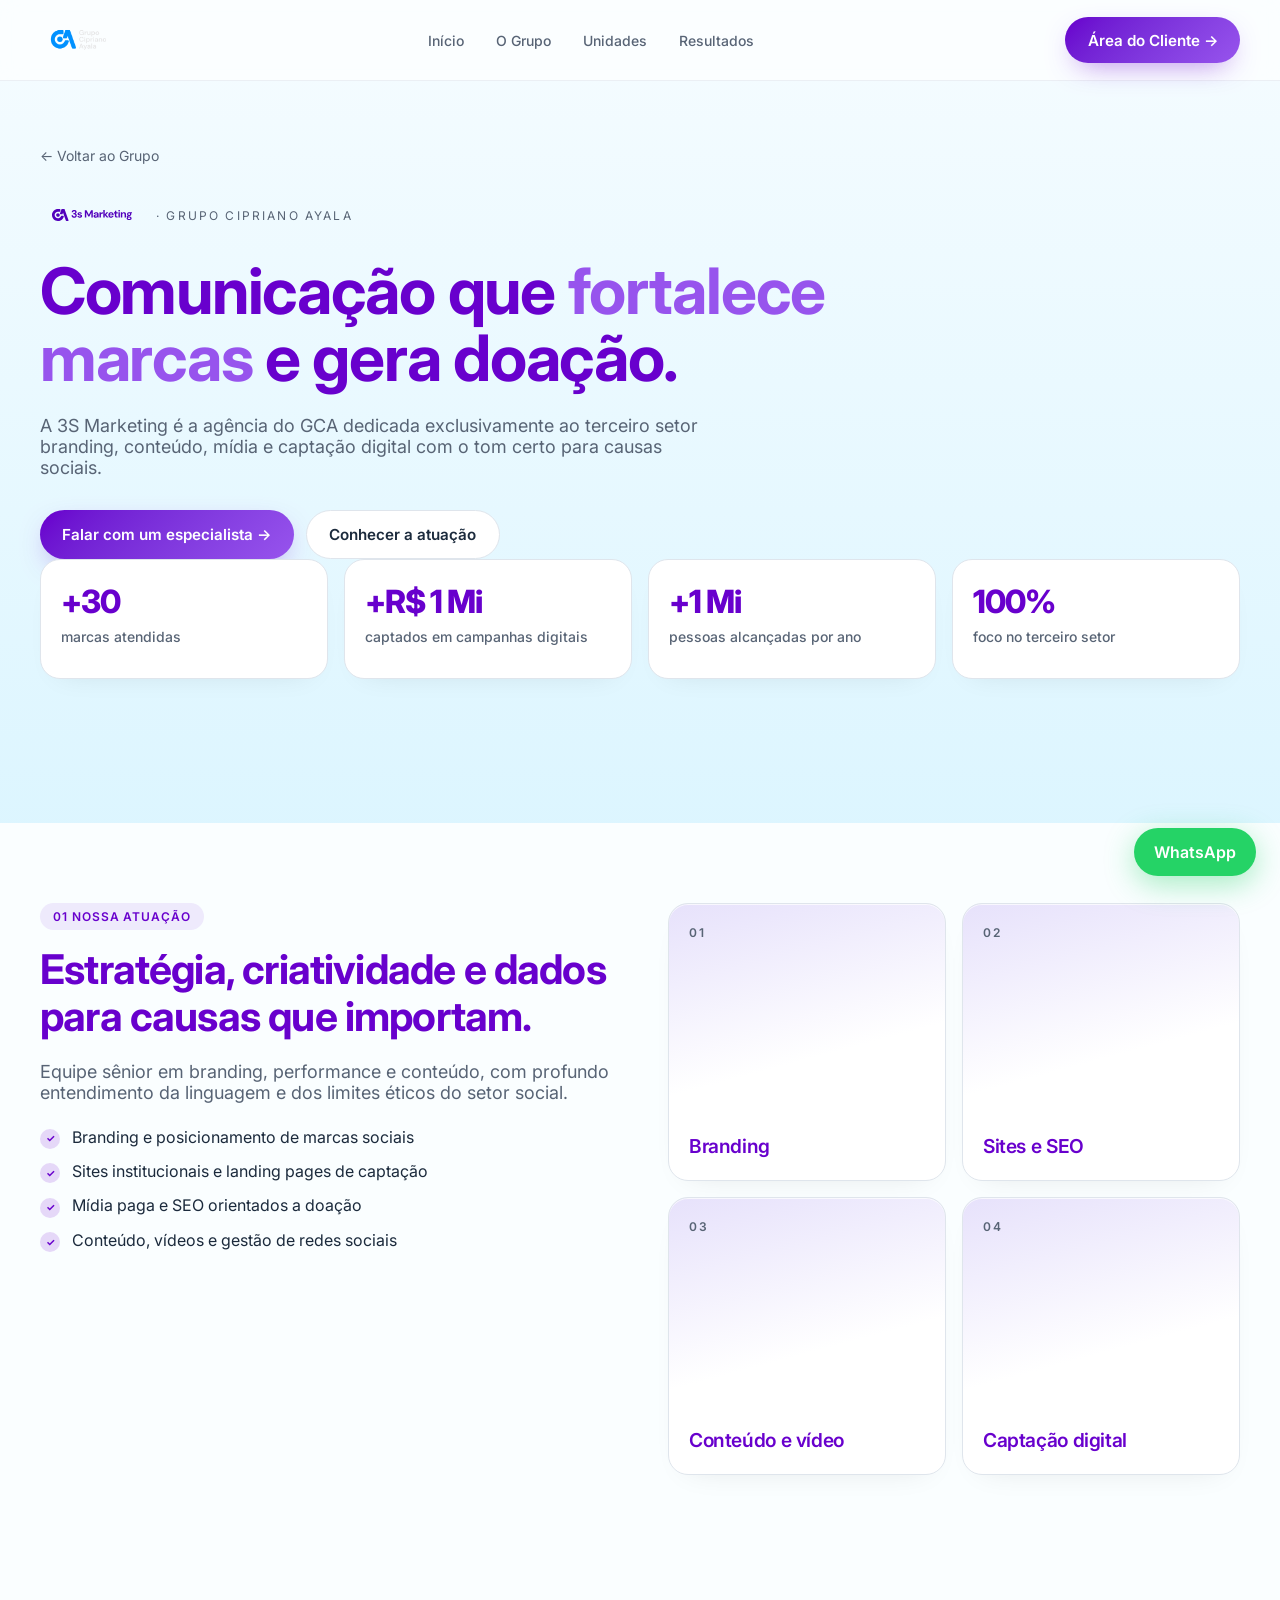
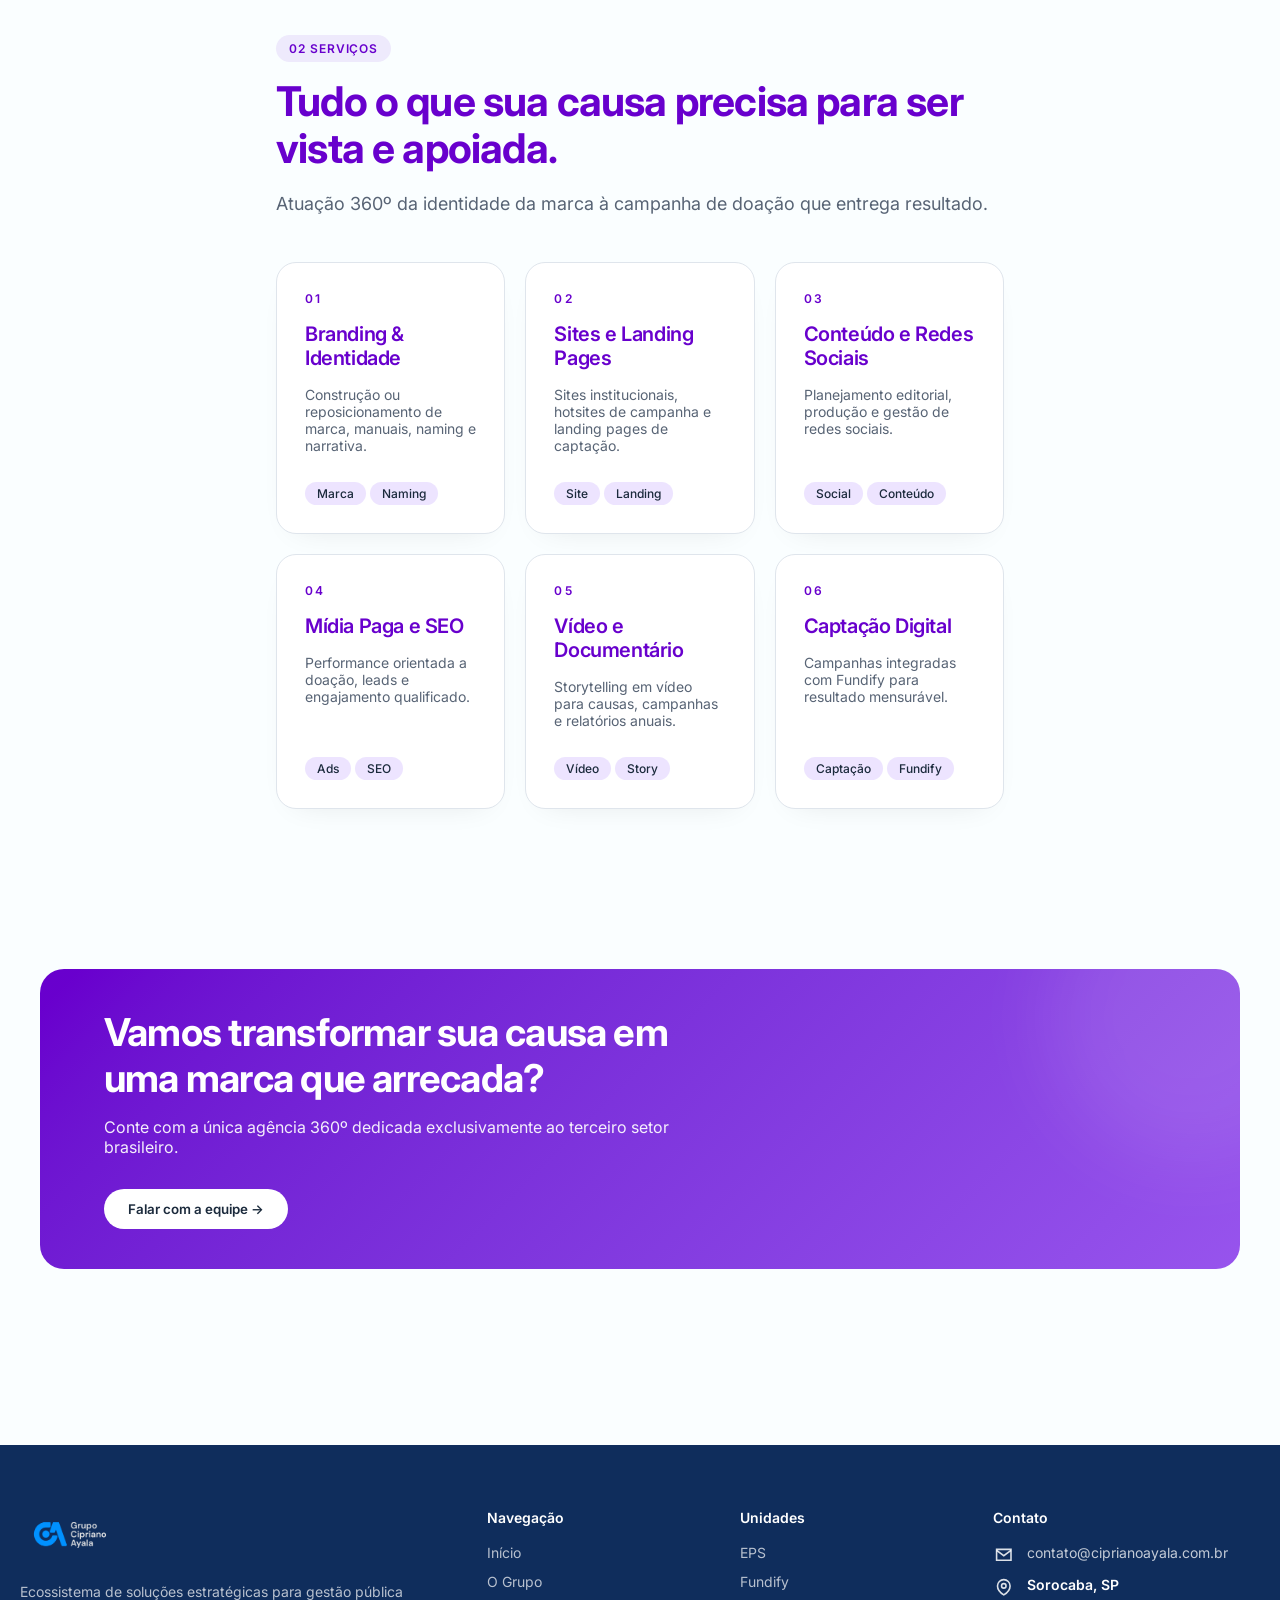
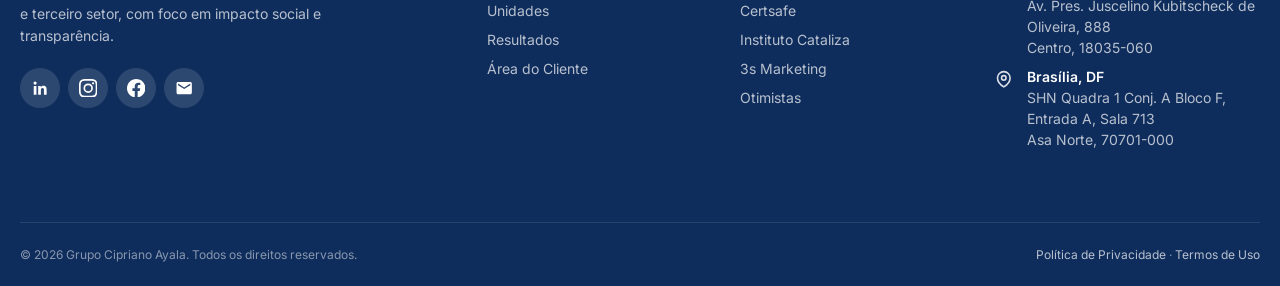
<file: 3s-marketing/index.html>
<!DOCTYPE html>
<html lang="pt-BR">
<head>
  <meta charset="UTF-8">
  <meta name="viewport" content="width=device-width, initial-scale=1.0">
  <!-- Google tag (gtag.js) -->
  <script async src="https://www.googletagmanager.com/gtag/js?id=AW-376444699"></script>
  <script>
    window.dataLayer = window.dataLayer || [];
    function gtag(){dataLayer.push(arguments);}
    gtag('js', new Date());

    gtag('config', 'AW-376444699');
  </script>
  <!-- Meta Pixel Code -->
  <script>
  !function(f,b,e,v,n,t,s)
  {if(f.fbq)return;n=f.fbq=function(){n.callMethod?
  n.callMethod.apply(n,arguments):n.queue.push(arguments)};
  if(!f._fbq)f._fbq=n;n.push=n;n.loaded=!0;n.version='2.0';
  n.queue=[];t=b.createElement(e);t.async=!0;
  t.src=v;s=b.getElementsByTagName(e)[0];
  s.parentNode.insertBefore(t,s)}(window, document,'script',
  'https://connect.facebook.net/en_US/fbevents.js');
  fbq('init', '1135954673693967');
  fbq('track', 'PageView');
  </script>
  <noscript><img height="1" width="1" style="display:none"
  src="https://www.facebook.com/tr?id=1135954673693967&ev=PageView&noscript=1"
  /></noscript>
  <!-- End Meta Pixel Code -->
  <title>3s Marketing Comunicação para o terceiro setor · Grupo Cipriano Ayala</title>
  <meta name="description" content="A 3S Marketing é a agência do GCA dedicada exclusivamente ao terceiro setor branding, conteúdo, mídia e captação digital com o tom certo para causas sociais.">
  <link rel="icon" href="../assets/images/favicon.svg" type="image/svg+xml">
  <link rel="icon" href="../assets/images/favicon.ico" sizes="any">
  <link rel="apple-touch-icon" href="../assets/images/favicon.png">
  <link rel="stylesheet" href="../assets/css/style.css?v=7">
</head>
<body class="theme-3s">
<header class="site-header">
  <div class="container-x inner">
    <a href="../index.html" class="logo"><img src="../assets/images/logo-gca.png" alt="Grupo Cipriano Ayala"></a>
    <nav class="site-nav" aria-label="Principal">
      <a href="../index.html">Início</a>
      <a href="../index.html#grupo">O Grupo</a>
      <a href="../index.html#unidades">Unidades</a>
      <a href="../index.html#resultados">Resultados</a>
    </nav>
    <a href="../area-cliente/index.html" class="btn-primary">Área do Cliente →</a>
    <button class="menu-toggle" type="button" aria-label="Menu"><span></span><span></span><span></span></button>
  </div>
  <nav id="mobile-nav" class="mobile-nav" aria-label="Mobile">
    <a href="../index.html">Início</a>
    <a href="../index.html#grupo">O Grupo</a>
    <a href="../index.html#unidades">Unidades</a>
    <a href="../index.html#resultados">Resultados</a>
    <a href="../area-cliente/index.html">Área do Cliente</a>
  </nav>
</header>
<main>

<section class="hero-section">
  <div class="container-x" style="padding-top:4rem;padding-bottom:5rem">
    <a href="../index.html" class="back-link">← Voltar ao Grupo</a>
    <div style="margin-top:2rem;display:flex;align-items:center;gap:0.75rem">
      <img src="../assets/logos/logo-3s.svg" alt="3s Marketing" style="height:2.25rem">
      <span class="text-muted" style="font-size:0.75rem;text-transform:uppercase;letter-spacing:0.18em">· Grupo Cipriano Ayala</span>
    </div>
    <h1 class="unit-hero-title">Comunicação que <span class="text-brand">fortalece marcas</span> e gera doação.</h1>
    <p class="text-muted" style="margin-top:1.5rem;font-size:1.125rem;max-width:42rem">A 3S Marketing é a agência do GCA dedicada exclusivamente ao terceiro setor branding, conteúdo, mídia e captação digital com o tom certo para causas sociais.</p>
    <div style="margin-top:2rem;display:flex;flex-wrap:wrap;gap:0.75rem">
      <button type="button" class="btn-primary" data-open-lead data-source="3s Marketing">Falar com um especialista →</button>
      <a href="#servicos" class="btn-ghost">Conhecer a atuação</a>
    </div>
    <div class="container-x stats-row stats-row--unit"><div class="stat-card card-soft"><div class="stat-num">+30</div><p class="stat-label">marcas atendidas</p></div><div class="stat-card card-soft"><div class="stat-num">+R$ 1 Mi</div><p class="stat-label">captados em campanhas digitais</p></div><div class="stat-card card-soft"><div class="stat-num">+1 Mi</div><p class="stat-label">pessoas alcançadas por ano</p></div><div class="stat-card card-soft"><div class="stat-num">100%</div><p class="stat-label">foco no terceiro setor</p></div></div>
    
  </div>
</section>
<section class="section-py"><div class="container-x two-col">
  <div>
    <span class="pill">01 Nossa atuação</span>
    <h2 class="section-title mt-4">Estratégia, criatividade e dados para causas que importam.</h2>
    <p class="section-lead">Equipe sênior em branding, performance e conteúdo, com profundo entendimento da linguagem e dos limites éticos do setor social.</p>
    <ul class="check-list mt-6"><li><span class="check-icon">✓</span>Branding e posicionamento de marcas sociais</li><li><span class="check-icon">✓</span>Sites institucionais e landing pages de captação</li><li><span class="check-icon">✓</span>Mídia paga e SEO orientados a doação</li><li><span class="check-icon">✓</span>Conteúdo, vídeos e gestão de redes sociais</li></ul>
  </div>
  <div class="pillars-grid">
    <article class="pillar-tile"><span class="pillar-num">01</span><h3 class="pillar-title">Branding</h3></article>
    <article class="pillar-tile"><span class="pillar-num">02</span><h3 class="pillar-title">Sites e SEO</h3></article>
    <article class="pillar-tile"><span class="pillar-num">03</span><h3 class="pillar-title">Conteúdo e vídeo</h3></article>
    <article class="pillar-tile"><span class="pillar-num">04</span><h3 class="pillar-title">Captação digital</h3></article>
  </div>
</div></section>
<section id="servicos" class="section-py"><div class="container-x max-w-3xl">
  <span class="pill">02 Serviços</span>
  <h2 class="section-title mt-4">Tudo o que sua causa precisa para ser vista e apoiada.</h2>
  <p class="section-lead">Atuação 360º da identidade da marca à campanha de doação que entrega resultado.</p>
  <div class="services-grid">
    <article class="card-soft service-card">
      <div class="text-brand" style="font-size:0.75rem;font-weight:600;letter-spacing:0.2em">01</div>
      <h3 style="font-size:1.25rem;font-weight:600">Branding & Identidade</h3>
      <p class="text-muted" style="font-size:0.875rem">Construção ou reposicionamento de marca, manuais, naming e narrativa.</p>
      <div class="tags"><span class="tag">Marca</span><span class="tag">Naming</span></div>
    </article>
    <article class="card-soft service-card">
      <div class="text-brand" style="font-size:0.75rem;font-weight:600;letter-spacing:0.2em">02</div>
      <h3 style="font-size:1.25rem;font-weight:600">Sites e Landing Pages</h3>
      <p class="text-muted" style="font-size:0.875rem">Sites institucionais, hotsites de campanha e landing pages de captação.</p>
      <div class="tags"><span class="tag">Site</span><span class="tag">Landing</span></div>
    </article>
    <article class="card-soft service-card">
      <div class="text-brand" style="font-size:0.75rem;font-weight:600;letter-spacing:0.2em">03</div>
      <h3 style="font-size:1.25rem;font-weight:600">Conteúdo e Redes Sociais</h3>
      <p class="text-muted" style="font-size:0.875rem">Planejamento editorial, produção e gestão de redes sociais.</p>
      <div class="tags"><span class="tag">Social</span><span class="tag">Conteúdo</span></div>
    </article>
    <article class="card-soft service-card">
      <div class="text-brand" style="font-size:0.75rem;font-weight:600;letter-spacing:0.2em">04</div>
      <h3 style="font-size:1.25rem;font-weight:600">Mídia Paga e SEO</h3>
      <p class="text-muted" style="font-size:0.875rem">Performance orientada a doação, leads e engajamento qualificado.</p>
      <div class="tags"><span class="tag">Ads</span><span class="tag">SEO</span></div>
    </article>
    <article class="card-soft service-card">
      <div class="text-brand" style="font-size:0.75rem;font-weight:600;letter-spacing:0.2em">05</div>
      <h3 style="font-size:1.25rem;font-weight:600">Vídeo e Documentário</h3>
      <p class="text-muted" style="font-size:0.875rem">Storytelling em vídeo para causas, campanhas e relatórios anuais.</p>
      <div class="tags"><span class="tag">Vídeo</span><span class="tag">Story</span></div>
    </article>
    <article class="card-soft service-card">
      <div class="text-brand" style="font-size:0.75rem;font-weight:600;letter-spacing:0.2em">06</div>
      <h3 style="font-size:1.25rem;font-weight:600">Captação Digital</h3>
      <p class="text-muted" style="font-size:0.875rem">Campanhas integradas com Fundify para resultado mensurável.</p>
      <div class="tags"><span class="tag">Captação</span><span class="tag">Fundify</span></div>
    </article></div>
</section>
<section class="section-py"><div class="container-x">
  <div class="cta-banner">
    <h2>Vamos transformar sua causa em uma marca que arrecada?</h2>
    <p>Conte com a única agência 360º dedicada exclusivamente ao terceiro setor brasileiro.</p>
    <button type="button" class="btn-white" data-open-lead data-source="3s Marketing">Falar com a equipe →</button>
  </div>
</div></section>
</main>
<footer class="site-footer">
  <div class="container-x footer-grid">
    <div class="footer-brand">
      <a href="../index.html"><img src="../assets/images/logo-gca.png" alt="Grupo Cipriano Ayala" class="footer-logo"></a>
      <p class="footer-desc">Ecossistema de soluções estratégicas para gestão pública e terceiro setor, com foco em impacto social e transparência.</p>
            <div class="social-links">
        <a href="https://www.linkedin.com/company/grupo-cipriano-ayala" target="_blank" rel="noopener noreferrer" aria-label="LinkedIn">
          <svg viewBox="0 0 24 24" aria-hidden="true"><path fill="currentColor" d="M20.45 20.45h-3.56v-5.57c0-1.33-.03-3.04-1.85-3.04-1.85 0-2.13 1.45-2.13 2.94v5.67H9.35V9h3.41v1.56h.05c.47-.9 1.63-1.85 3.35-1.85 3.58 0 4.24 2.36 4.24 5.43v6.31zM5.34 7.43a2.06 2.06 0 1 1 0-4.12 2.06 2.06 0 0 1 0 4.12zM7.12 20.45H3.56V9h3.56v11.45z"/></svg>
        </a>
        <a href="https://www.instagram.com/grupociprianoayala" target="_blank" rel="noopener noreferrer" aria-label="Instagram">
          <svg viewBox="0 0 24 24" aria-hidden="true"><path fill="currentColor" d="M12 2.16c3.2 0 3.58.01 4.84.07 1.17.05 1.8.25 2.22.41.56.22.96.48 1.38.9.42.42.68.82.9 1.38.16.42.36 1.05.41 2.22.06 1.26.07 1.64.07 4.84s-.01 3.58-.07 4.84c-.05 1.17-.25 1.8-.41 2.22-.22.56-.48.96-.9 1.38-.42.42-.82.68-1.38.9-.42.16-1.05.36-2.22.41-1.26.06-1.64.07-4.84.07s-3.58-.01-4.84-.07c-1.17-.05-1.8-.25-2.22-.41-.56-.22-.96-.48-1.38-.9-.42-.42-.68-.82-.9-1.38-.16-.42-.36-1.05-.41-2.22-.06-1.26-.07-1.64-.07-4.84s.01-3.58.07-4.84c.05-1.17.25-1.8.41-2.22.22-.56.48-.96.9-1.38.42-.42.82-.68 1.38-.9.42-.16 1.05-.36 2.22-.41 1.26-.06 1.64-.07 4.84-.07zm0-2.16C8.74 0 8.33.01 7.05.07 5.78.13 4.87.34 4.1.62c-.8.31-1.48.72-2.15 1.39C1.28 2.68.87 3.36.56 4.16c-.28.77-.49 1.68-.55 2.95C.01 8.33 0 8.74 0 12s.01 3.67.07 4.95c.06 1.27.27 2.18.55 2.95.31.8.72 1.48 1.39 2.15.67.67 1.35 1.08 2.15 1.39.77.28 1.68.49 2.95.55 1.28.06 1.69.07 4.95.07s3.67-.01 4.95-.07c1.27-.06 2.18-.27 2.95-.55.8-.31 1.48-.72 2.15-1.39.67-.67 1.08-1.35 1.39-2.15.28-.77.49-1.68.55-2.95.06-1.28.07-1.69.07-4.95s-.01-3.67-.07-4.95c-.06-1.27-.27-2.18-.55-2.95-.31-.8-.72-1.48-1.39-2.15-.67-.67-1.35-1.08-2.15-1.39-.77-.28-1.68-.49-2.95-.55C15.67.01 15.26 0 12 0z"/><path fill="currentColor" d="M12 5.84a6.16 6.16 0 1 0 0 12.32 6.16 6.16 0 0 0 0-12.32zm0 10.16a3.99 3.99 0 1 1 0-7.98 3.99 3.99 0 0 1 0 7.98zm6.4-11.85a1.44 1.44 0 1 0 0 2.88 1.44 1.44 0 0 0 0-2.88z"/></svg>
        </a>
        <a href="https://www.facebook.com/grupociprianoayala" target="_blank" rel="noopener noreferrer" aria-label="Facebook">
          <svg viewBox="0 0 24 24" aria-hidden="true"><path fill="currentColor" d="M24 12.07C24 5.41 18.63 0 12 0S0 5.41 0 12.07c0 6.02 4.39 11.01 10.13 11.91v-8.41H7.08v-3.5h3.05V9.41c0-3.01 1.79-4.67 4.54-4.67 1.31 0 2.68.23 2.68.23v2.95h-1.51c-1.49 0-1.95.92-1.95 1.87v2.24h3.32l-.53 3.5h-2.79v8.41C19.61 23.08 24 18.09 24 12.07z"/></svg>
        </a>
        <a href="mailto:contato@ciprianoayala.com.br" aria-label="Email">
          <svg viewBox="0 0 24 24" aria-hidden="true"><path fill="currentColor" d="M20 4H4c-1.1 0-2 .9-2 2v12c0 1.1.9 2 2 2h16c1.1 0 2-.9 2-2V6c0-1.1-.9-2-2-2zm0 4-8 5L4 8V6l8 5 8-5v2z"/></svg>
        </a>
      </div>
    </div>
    <div class="footer-col">
      <h4>Navegação</h4>
      <ul class="footer-links">
        <li><a href="../index.html">Início</a></li>
        <li><a href="../index.html#grupo">O Grupo</a></li>
        <li><a href="../index.html#unidades">Unidades</a></li>
        <li><a href="../index.html#resultados">Resultados</a></li>
        <li><a href="../area-cliente/index.html">Área do Cliente</a></li>
      </ul>
    </div>
    <div class="footer-col">
      <h4>Unidades</h4>
      <ul class="footer-links">
        <li><a href="../eps/index.html">EPS</a></li>
        <li><a href="../fundify/index.html">Fundify</a></li>
        <li><a href="../certisafe/index.html">Certsafe</a></li>
        <li><a href="../cataliza/index.html">Instituto Cataliza</a></li>
        <li><a href="../3s-marketing/index.html">3s Marketing</a></li>
        <li><a href="../otimistas/index.html">Otimistas</a></li>
      </ul>
    </div>
    <div class="footer-col">
      <h4>Contato</h4>
      <ul class="footer-links footer-contact">
        <li class="footer-contact-item">
          <span class="footer-contact-icon" aria-hidden="true"><svg viewBox="0 0 24 24" fill="none" stroke="currentColor" stroke-width="1.75"><path d="M4 6h16v12H4z"/><path d="m4 7 8 6 8-6"/></svg></span>
          <span><a href="mailto:contato@ciprianoayala.com.br">contato@ciprianoayala.com.br</a></span>
        </li>
        <li class="footer-contact-item">
          <span class="footer-contact-icon" aria-hidden="true"><svg viewBox="0 0 24 24" fill="none" stroke="currentColor" stroke-width="1.75"><path d="M12 21s7-4.35 7-10a7 7 0 1 0-14 0c0 5.65 7 10 7 10z"/><circle cx="12" cy="11" r="2.5"/></svg></span>
          <span><strong>Sorocaba, SP</strong><br>Av. Pres. Juscelino Kubitscheck de Oliveira, 888<br>Centro, 18035-060</span>
        </li>
        <li class="footer-contact-item">
          <span class="footer-contact-icon" aria-hidden="true"><svg viewBox="0 0 24 24" fill="none" stroke="currentColor" stroke-width="1.75"><path d="M12 21s7-4.35 7-10a7 7 0 1 0-14 0c0 5.65 7 10 7 10z"/><circle cx="12" cy="11" r="2.5"/></svg></span>
          <span><strong>Brasília, DF</strong><br>SHN Quadra 1 Conj. A Bloco F, Entrada A, Sala 713<br>Asa Norte, 70701-000</span>
        </li>
      </ul>
    </div>
  </div>
  <div class="footer-bottom container-x">
    <p>© 2026 Grupo Cipriano Ayala. Todos os direitos reservados.</p>
    <div class="footer-legal"><a href="#">Política de Privacidade</a> · <a href="#">Termos de Uso</a></div>
  </div>
</footer>
<div id="lead-modal" class="modal-overlay" role="dialog" aria-modal="true" aria-labelledby="modal-title">
  <div class="modal-wrap"><div class="modal">
    <button type="button" class="modal-close" data-close-modal aria-label="Fechar">×</button>
    <h2 id="modal-title">Falar com um especialista</h2>
    <p class="desc">Preencha os dados abaixo e continuaremos a conversa direto pelo WhatsApp.</p>
    <p class="error form-error" aria-live="polite"></p>
    <form>
      <label for="nome">Nome completo</label><input id="nome" name="nome" required maxlength="100">
      <label for="razao">Razão social</label><input id="razao" name="razao" required maxlength="150">
      <div class="row">
        <div><label for="cnpj">CNPJ</label><input id="cnpj" name="cnpj" required maxlength="20" placeholder="00.000.000/0000-00"></div>
        <div><label for="telefone">Telefone</label><input id="telefone" name="telefone" required maxlength="20" placeholder="(00) 00000-0000"></div>
      </div>
      <label for="email">Email</label><input id="email" name="email" type="email" required maxlength="150">
      <button type="submit" class="btn-primary" style="width:100%;justify-content:center">Enviar pelo WhatsApp</button>
    </form>
  </div></div>
</div>
<a class="whatsapp-float" href="https://wa.me/5515998589225?text=Ol%C3%A1!%20Gostaria%20de%20falar%20com%20um%20especialista%20do%20Grupo%20Cipriano%20Ayala." target="_blank" rel="noopener">WhatsApp</a>
<script src="../assets/js/main.js"></script>
</body>
</html>
</file>
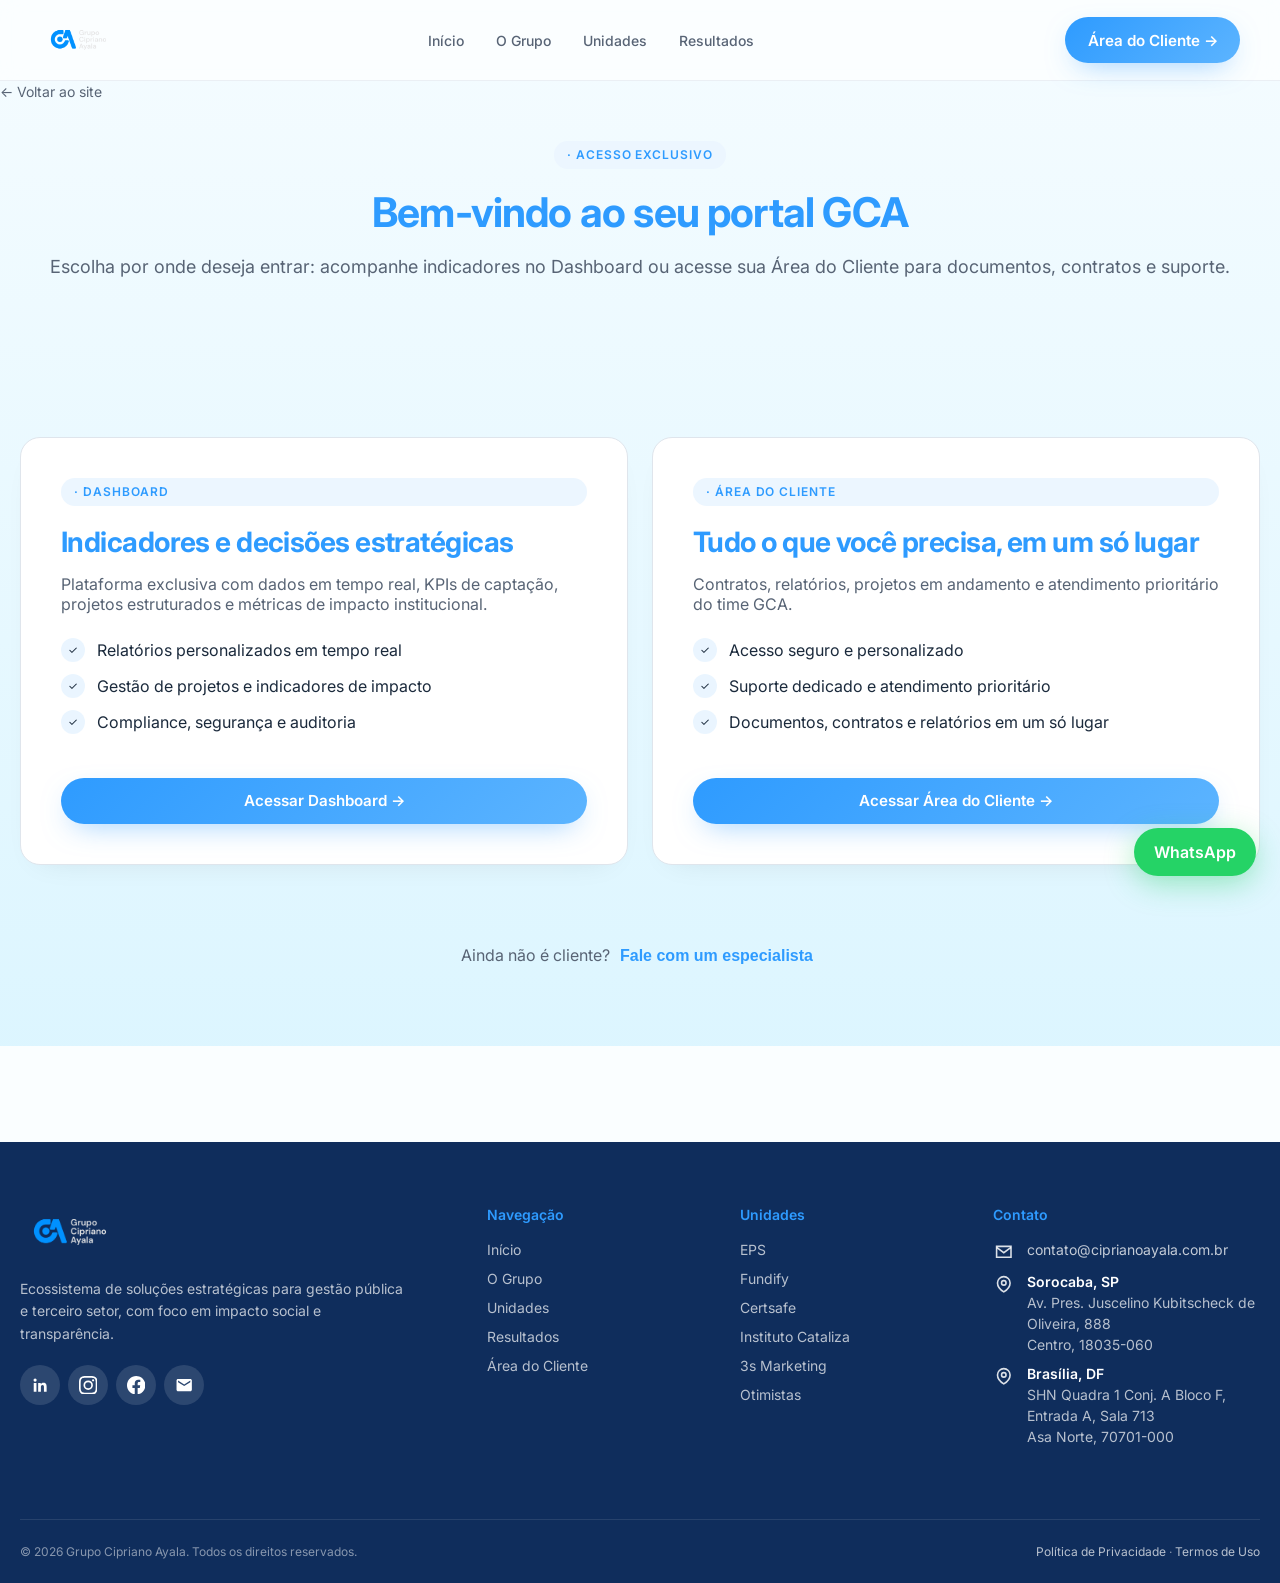
<file: area-cliente/index.html>
<!DOCTYPE html>
<html lang="pt-BR">
<head>
  <meta charset="UTF-8">
  <meta name="viewport" content="width=device-width, initial-scale=1.0">
  <title>Portal GCA Área do Cliente | Grupo Cipriano Ayala</title>
  <meta name="description" content="Acesse seu Dashboard de indicadores ou a Área do Cliente.">
  <link rel="icon" href="../assets/images/favicon.svg" type="image/svg+xml">
  <link rel="icon" href="../assets/images/favicon.ico" sizes="any">
  <link rel="apple-touch-icon" href="../assets/images/favicon.png">
  <link rel="stylesheet" href="../assets/css/style.css?v=7">
</head>
<body class="theme-gca">
<header class="site-header">
  <div class="container-x inner">
    <a href="../index.html" class="logo"><img src="../assets/images/logo-gca.png" alt="Grupo Cipriano Ayala"></a>
    <nav class="site-nav" aria-label="Principal">
      <a href="../index.html">Início</a>
      <a href="../index.html#grupo">O Grupo</a>
      <a href="../index.html#unidades">Unidades</a>
      <a href="../index.html#resultados">Resultados</a>
    </nav>
    <a href="../area-cliente/index.html" class="btn-primary">Área do Cliente →</a>
    <button class="menu-toggle" type="button" aria-label="Menu"><span></span><span></span><span></span></button>
  </div>
  <nav id="mobile-nav" class="mobile-nav" aria-label="Mobile">
    <a href="../index.html">Início</a>
    <a href="../index.html#grupo">O Grupo</a>
    <a href="../index.html#unidades">Unidades</a>
    <a href="../index.html#resultados">Resultados</a>
    <a href="../area-cliente/index.html">Área do Cliente</a>
  </nav>
</header>
<main>

<section class="hero-section"><a href="../index.html" class="back-link">← Voltar ao site</a>
<section class="container-x text-center section-py" style="padding-top:2.5rem">
  <span class="pill">· Acesso exclusivo</span>
  <h1 class="section-title mt-5">Bem-vindo ao seu <span class="text-brand">portal GCA</span></h1>
  <p class="section-lead mx-auto">Escolha por onde deseja entrar: acompanhe indicadores no Dashboard ou acesse sua Área do Cliente para documentos, contratos e suporte.</p>
</section>
<section class="container-x cards-2 section-py">
  <div class="card-soft" style="padding:2.5rem;display:flex;flex-direction:column">
    <span class="pill">· Dashboard</span>
    <h2 class="section-title mt-5" style="font-size:1.75rem">Indicadores e <span class="text-brand">decisões estratégicas</span></h2>
    <p class="text-muted mt-4">Plataforma exclusiva com dados em tempo real, KPIs de captação, projetos estruturados e métricas de impacto institucional.</p>
    <ul class="icon-list mt-6"><li><span class="icon-dot">✓</span>Relatórios personalizados em tempo real</li><li><span class="icon-dot">✓</span>Gestão de projetos e indicadores de impacto</li><li><span class="icon-dot">✓</span>Compliance, segurança e auditoria</li></ul>
    <a href="https://yuripsheraldica-collab.github.io/portal-gca/" class="btn-primary mt-8" style="justify-content:center" target="_blank" rel="noopener">Acessar Dashboard →</a>
  </div>
  <div class="card-soft" style="padding:2.5rem;display:flex;flex-direction:column">
    <span class="pill">· Área do Cliente</span>
    <h2 class="section-title mt-5" style="font-size:1.75rem">Tudo o que você precisa, <span class="text-brand">em um só lugar</span></h2>
    <p class="text-muted mt-4">Contratos, relatórios, projetos em andamento e atendimento prioritário do time GCA.</p>
    <ul class="icon-list mt-6"><li><span class="icon-dot">✓</span>Acesso seguro e personalizado</li><li><span class="icon-dot">✓</span>Suporte dedicado e atendimento prioritário</li><li><span class="icon-dot">✓</span>Documentos, contratos e relatórios em um só lugar</li></ul>
    <a href="https://yuripsheraldica-collab.github.io/portal-gca/" class="btn-primary mt-8" style="justify-content:center" target="_blank" rel="noopener">Acessar Área do Cliente →</a>
  </div>
</section>
<section class="container-x text-center" style="padding-bottom:5rem"><p class="text-muted">Ainda não é cliente? <button type="button" class="text-brand" style="background:none;border:none;font-weight:600;cursor:pointer;font-size:inherit" data-open-lead data-source="Área do Cliente">Fale com um especialista</button></p></section>
</main>
<footer class="site-footer">
  <div class="container-x footer-grid">
    <div class="footer-brand">
      <a href="../index.html"><img src="../assets/images/logo-gca.png" alt="Grupo Cipriano Ayala" class="footer-logo"></a>
      <p class="footer-desc">Ecossistema de soluções estratégicas para gestão pública e terceiro setor, com foco em impacto social e transparência.</p>
            <div class="social-links">
        <a href="https://www.linkedin.com/company/grupo-cipriano-ayala" target="_blank" rel="noopener noreferrer" aria-label="LinkedIn">
          <svg viewBox="0 0 24 24" aria-hidden="true"><path fill="currentColor" d="M20.45 20.45h-3.56v-5.57c0-1.33-.03-3.04-1.85-3.04-1.85 0-2.13 1.45-2.13 2.94v5.67H9.35V9h3.41v1.56h.05c.47-.9 1.63-1.85 3.35-1.85 3.58 0 4.24 2.36 4.24 5.43v6.31zM5.34 7.43a2.06 2.06 0 1 1 0-4.12 2.06 2.06 0 0 1 0 4.12zM7.12 20.45H3.56V9h3.56v11.45z"/></svg>
        </a>
        <a href="https://www.instagram.com/grupociprianoayala" target="_blank" rel="noopener noreferrer" aria-label="Instagram">
          <svg viewBox="0 0 24 24" aria-hidden="true"><path fill="currentColor" d="M12 2.16c3.2 0 3.58.01 4.84.07 1.17.05 1.8.25 2.22.41.56.22.96.48 1.38.9.42.42.68.82.9 1.38.16.42.36 1.05.41 2.22.06 1.26.07 1.64.07 4.84s-.01 3.58-.07 4.84c-.05 1.17-.25 1.8-.41 2.22-.22.56-.48.96-.9 1.38-.42.42-.82.68-1.38.9-.42.16-1.05.36-2.22.41-1.26.06-1.64.07-4.84.07s-3.58-.01-4.84-.07c-1.17-.05-1.8-.25-2.22-.41-.56-.22-.96-.48-1.38-.9-.42-.42-.68-.82-.9-1.38-.16-.42-.36-1.05-.41-2.22-.06-1.26-.07-1.64-.07-4.84s.01-3.58.07-4.84c.05-1.17.25-1.8.41-2.22.22-.56.48-.96.9-1.38.42-.42.82-.68 1.38-.9.42-.16 1.05-.36 2.22-.41 1.26-.06 1.64-.07 4.84-.07zm0-2.16C8.74 0 8.33.01 7.05.07 5.78.13 4.87.34 4.1.62c-.8.31-1.48.72-2.15 1.39C1.28 2.68.87 3.36.56 4.16c-.28.77-.49 1.68-.55 2.95C.01 8.33 0 8.74 0 12s.01 3.67.07 4.95c.06 1.27.27 2.18.55 2.95.31.8.72 1.48 1.39 2.15.67.67 1.35 1.08 2.15 1.39.77.28 1.68.49 2.95.55 1.28.06 1.69.07 4.95.07s3.67-.01 4.95-.07c1.27-.06 2.18-.27 2.95-.55.8-.31 1.48-.72 2.15-1.39.67-.67 1.08-1.35 1.39-2.15.28-.77.49-1.68.55-2.95.06-1.28.07-1.69.07-4.95s-.01-3.67-.07-4.95c-.06-1.27-.27-2.18-.55-2.95-.31-.8-.72-1.48-1.39-2.15-.67-.67-1.35-1.08-2.15-1.39-.77-.28-1.68-.49-2.95-.55C15.67.01 15.26 0 12 0z"/><path fill="currentColor" d="M12 5.84a6.16 6.16 0 1 0 0 12.32 6.16 6.16 0 0 0 0-12.32zm0 10.16a3.99 3.99 0 1 1 0-7.98 3.99 3.99 0 0 1 0 7.98zm6.4-11.85a1.44 1.44 0 1 0 0 2.88 1.44 1.44 0 0 0 0-2.88z"/></svg>
        </a>
        <a href="https://www.facebook.com/grupociprianoayala" target="_blank" rel="noopener noreferrer" aria-label="Facebook">
          <svg viewBox="0 0 24 24" aria-hidden="true"><path fill="currentColor" d="M24 12.07C24 5.41 18.63 0 12 0S0 5.41 0 12.07c0 6.02 4.39 11.01 10.13 11.91v-8.41H7.08v-3.5h3.05V9.41c0-3.01 1.79-4.67 4.54-4.67 1.31 0 2.68.23 2.68.23v2.95h-1.51c-1.49 0-1.95.92-1.95 1.87v2.24h3.32l-.53 3.5h-2.79v8.41C19.61 23.08 24 18.09 24 12.07z"/></svg>
        </a>
        <a href="mailto:contato@ciprianoayala.com.br" aria-label="Email">
          <svg viewBox="0 0 24 24" aria-hidden="true"><path fill="currentColor" d="M20 4H4c-1.1 0-2 .9-2 2v12c0 1.1.9 2 2 2h16c1.1 0 2-.9 2-2V6c0-1.1-.9-2-2-2zm0 4-8 5L4 8V6l8 5 8-5v2z"/></svg>
        </a>
      </div>
    </div>
    <div class="footer-col">
      <h4>Navegação</h4>
      <ul class="footer-links">
        <li><a href="../index.html">Início</a></li>
        <li><a href="../index.html#grupo">O Grupo</a></li>
        <li><a href="../index.html#unidades">Unidades</a></li>
        <li><a href="../index.html#resultados">Resultados</a></li>
        <li><a href="../area-cliente/index.html">Área do Cliente</a></li>
      </ul>
    </div>
    <div class="footer-col">
      <h4>Unidades</h4>
      <ul class="footer-links">
        <li><a href="../eps/index.html">EPS</a></li>
        <li><a href="../fundify/index.html">Fundify</a></li>
        <li><a href="../certisafe/index.html">Certsafe</a></li>
        <li><a href="../cataliza/index.html">Instituto Cataliza</a></li>
        <li><a href="../3s-marketing/index.html">3s Marketing</a></li>
        <li><a href="../otimistas/index.html">Otimistas</a></li>
      </ul>
    </div>
    <div class="footer-col">
      <h4>Contato</h4>
      <ul class="footer-links footer-contact">
        <li class="footer-contact-item">
          <span class="footer-contact-icon" aria-hidden="true"><svg viewBox="0 0 24 24" fill="none" stroke="currentColor" stroke-width="1.75"><path d="M4 6h16v12H4z"/><path d="m4 7 8 6 8-6"/></svg></span>
          <span><a href="mailto:contato@ciprianoayala.com.br">contato@ciprianoayala.com.br</a></span>
        </li>
        <li class="footer-contact-item">
          <span class="footer-contact-icon" aria-hidden="true"><svg viewBox="0 0 24 24" fill="none" stroke="currentColor" stroke-width="1.75"><path d="M12 21s7-4.35 7-10a7 7 0 1 0-14 0c0 5.65 7 10 7 10z"/><circle cx="12" cy="11" r="2.5"/></svg></span>
          <span><strong>Sorocaba, SP</strong><br>Av. Pres. Juscelino Kubitscheck de Oliveira, 888<br>Centro, 18035-060</span>
        </li>
        <li class="footer-contact-item">
          <span class="footer-contact-icon" aria-hidden="true"><svg viewBox="0 0 24 24" fill="none" stroke="currentColor" stroke-width="1.75"><path d="M12 21s7-4.35 7-10a7 7 0 1 0-14 0c0 5.65 7 10 7 10z"/><circle cx="12" cy="11" r="2.5"/></svg></span>
          <span><strong>Brasília, DF</strong><br>SHN Quadra 1 Conj. A Bloco F, Entrada A, Sala 713<br>Asa Norte, 70701-000</span>
        </li>
      </ul>
    </div>
  </div>
  <div class="footer-bottom container-x">
    <p>© 2026 Grupo Cipriano Ayala. Todos os direitos reservados.</p>
    <div class="footer-legal"><a href="#">Política de Privacidade</a> · <a href="#">Termos de Uso</a></div>
  </div>
</footer>
<div id="lead-modal" class="modal-overlay" role="dialog" aria-modal="true" aria-labelledby="modal-title">
  <div class="modal-wrap"><div class="modal">
    <button type="button" class="modal-close" data-close-modal aria-label="Fechar">×</button>
    <h2 id="modal-title">Falar com um especialista</h2>
    <p class="desc">Preencha os dados abaixo e continuaremos a conversa direto pelo WhatsApp.</p>
    <p class="error form-error" aria-live="polite"></p>
    <form>
      <label for="nome">Nome completo</label><input id="nome" name="nome" required maxlength="100">
      <label for="razao">Razão social</label><input id="razao" name="razao" required maxlength="150">
      <div class="row">
        <div><label for="cnpj">CNPJ</label><input id="cnpj" name="cnpj" required maxlength="20" placeholder="00.000.000/0000-00"></div>
        <div><label for="telefone">Telefone</label><input id="telefone" name="telefone" required maxlength="20" placeholder="(00) 00000-0000"></div>
      </div>
      <label for="email">Email</label><input id="email" name="email" type="email" required maxlength="150">
      <button type="submit" class="btn-primary" style="width:100%;justify-content:center">Enviar pelo WhatsApp</button>
    </form>
  </div></div>
</div>
<a class="whatsapp-float" href="https://wa.me/5515998589225?text=Ol%C3%A1!%20Gostaria%20de%20falar%20com%20um%20especialista%20do%20Grupo%20Cipriano%20Ayala." target="_blank" rel="noopener">WhatsApp</a>
<script src="../assets/js/main.js"></script>
</body>
</html>
</file>
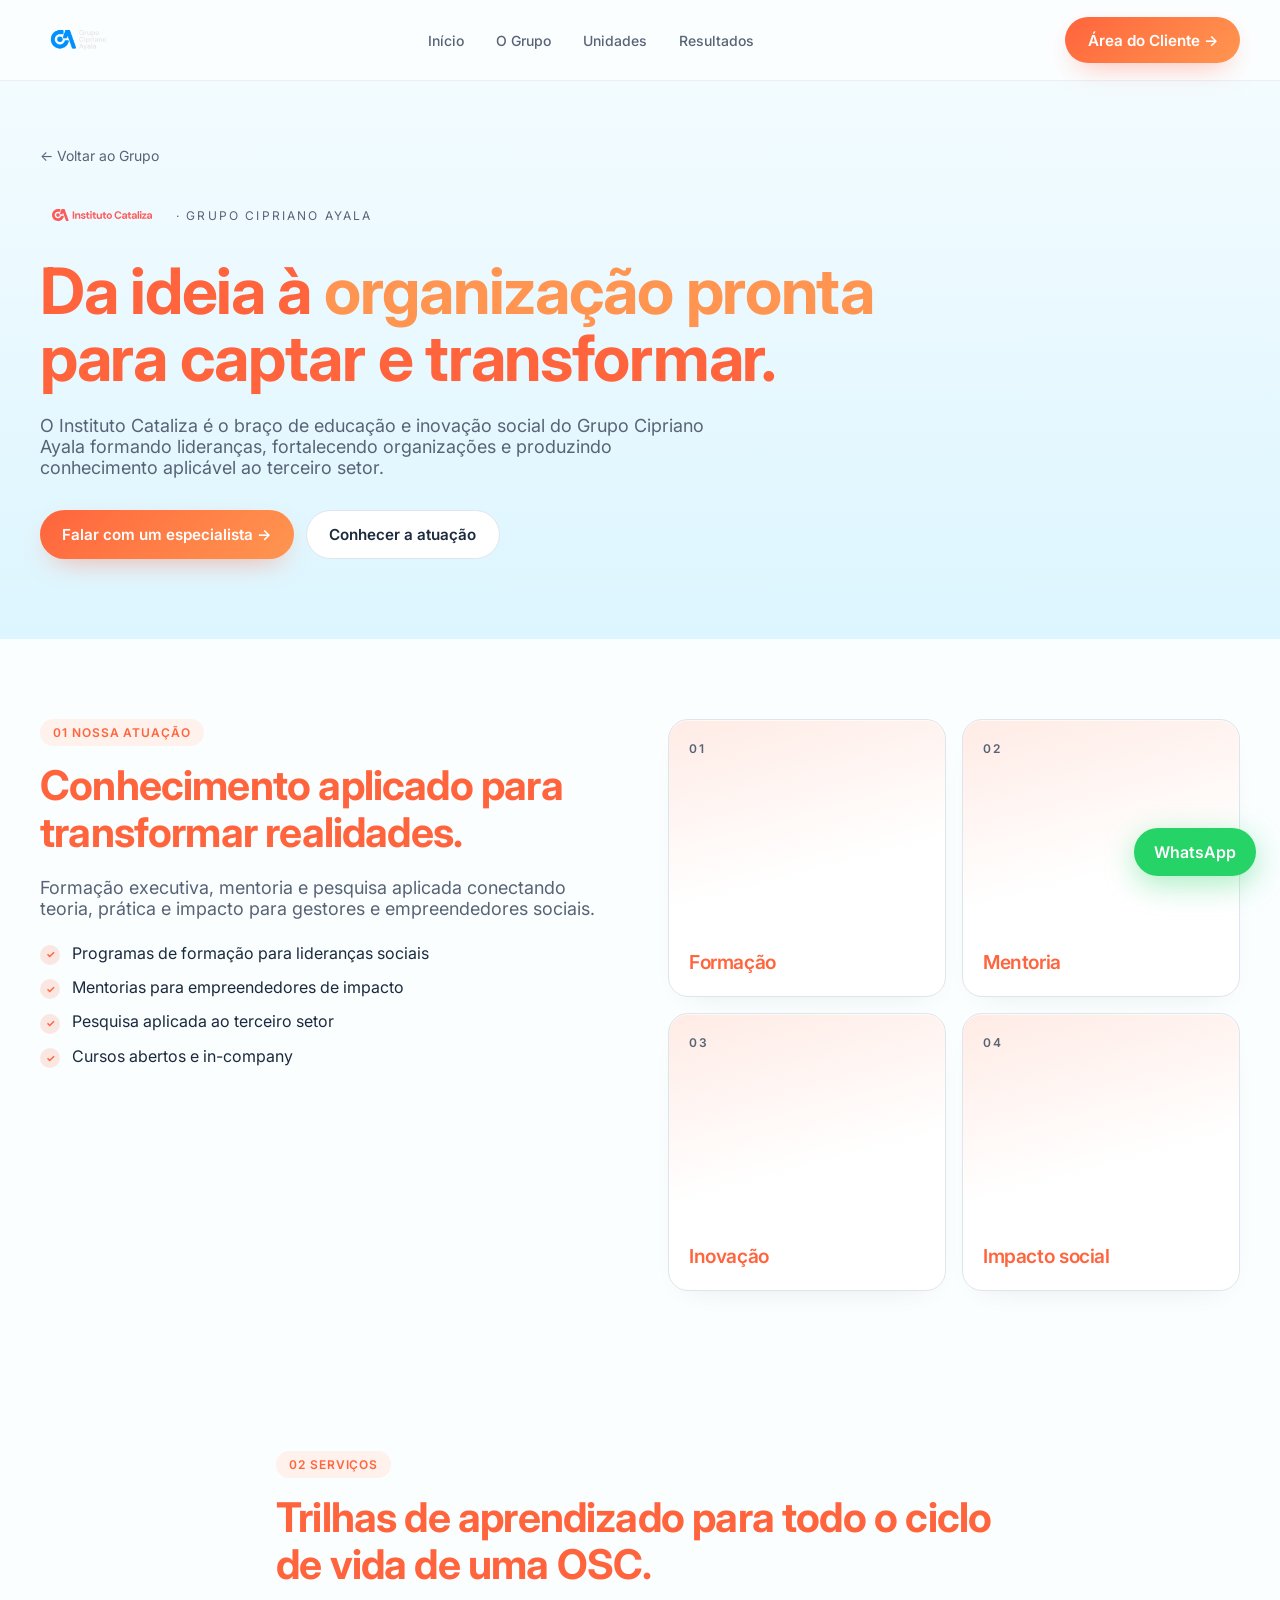
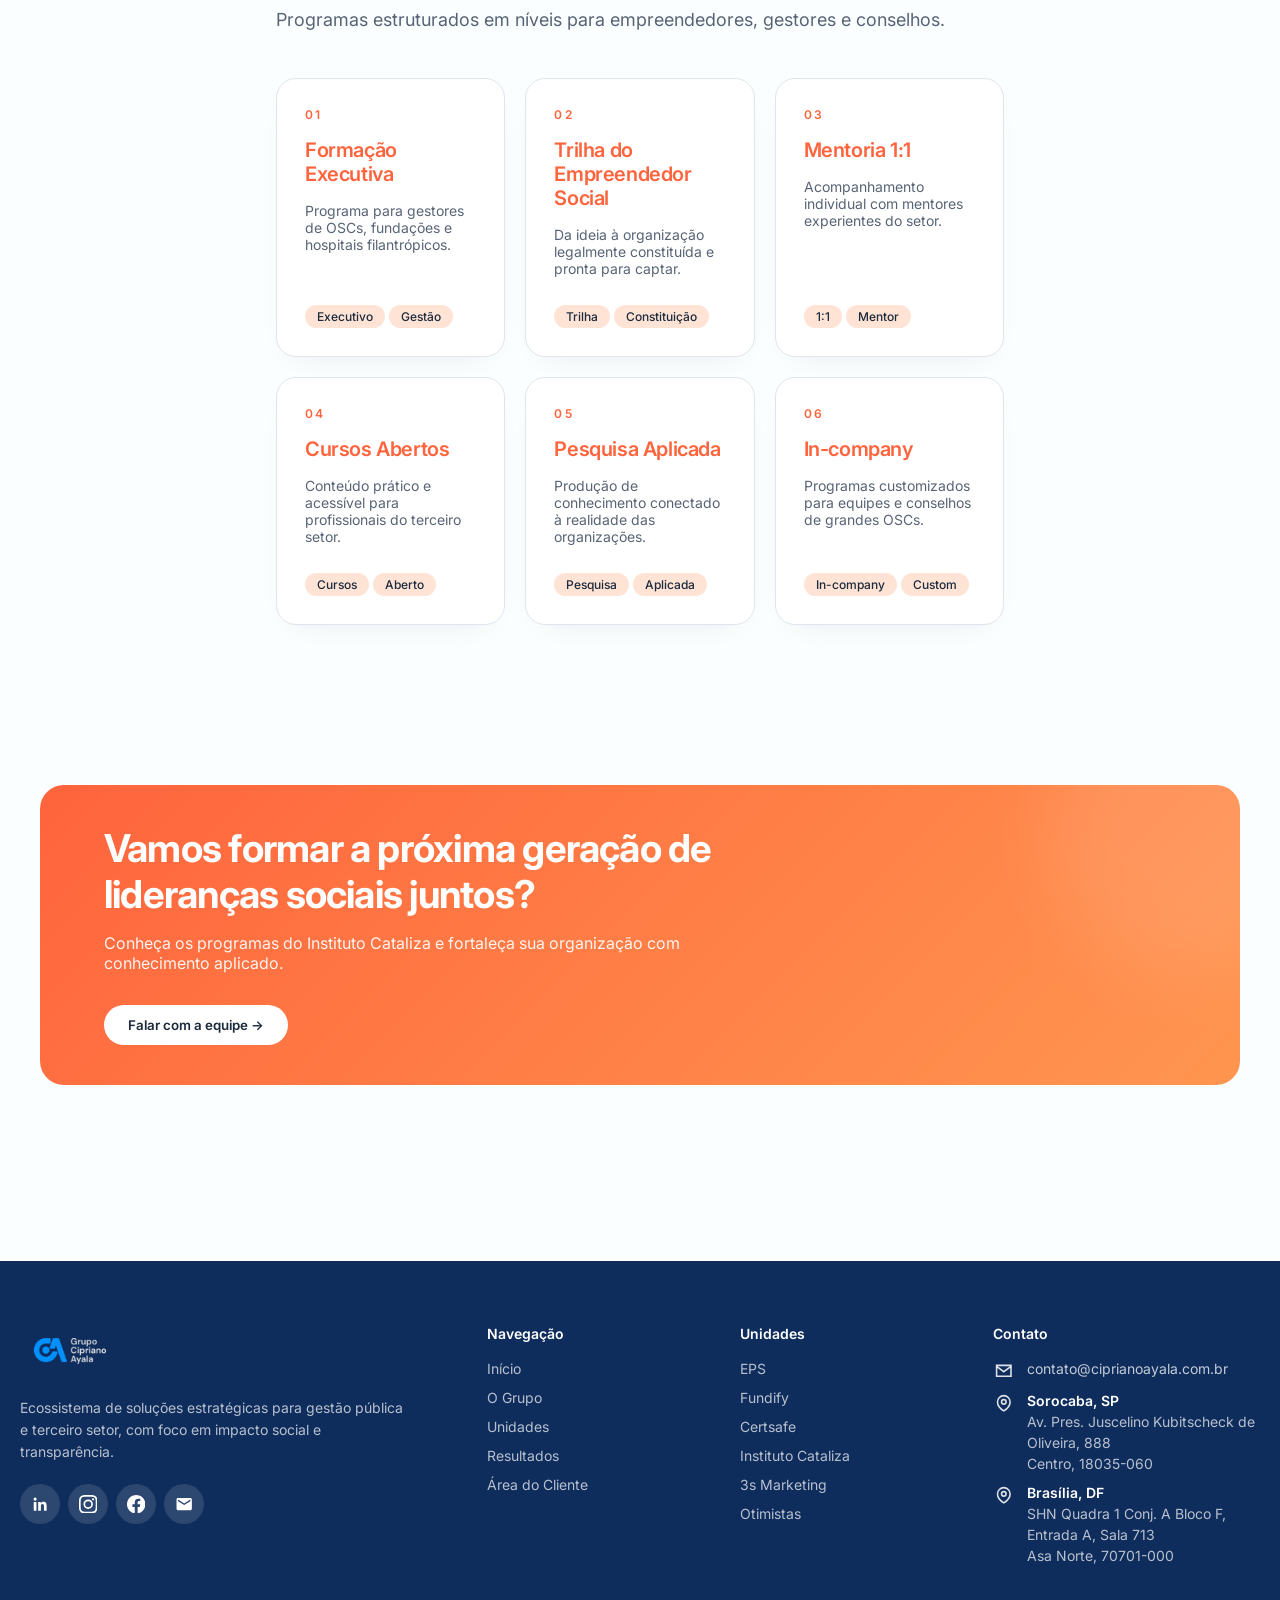
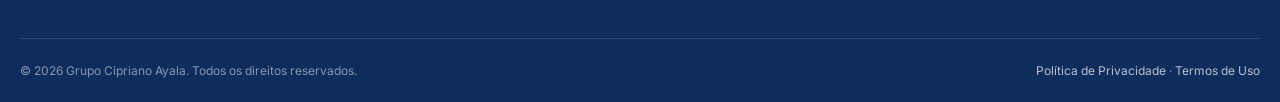
<file: cataliza/index.html>
<!DOCTYPE html>
<html lang="pt-BR">
<head>
  <meta charset="UTF-8">
  <meta name="viewport" content="width=device-width, initial-scale=1.0">
  <!-- Google tag (gtag.js) -->
  <script async src="https://www.googletagmanager.com/gtag/js?id=AW-376444699"></script>
  <script>
    window.dataLayer = window.dataLayer || [];
    function gtag(){dataLayer.push(arguments);}
    gtag('js', new Date());

    gtag('config', 'AW-376444699');
  </script>
  <!-- Meta Pixel Code -->
  <script>
  !function(f,b,e,v,n,t,s)
  {if(f.fbq)return;n=f.fbq=function(){n.callMethod?
  n.callMethod.apply(n,arguments):n.queue.push(arguments)};
  if(!f._fbq)f._fbq=n;n.push=n;n.loaded=!0;n.version='2.0';
  n.queue=[];t=b.createElement(e);t.async=!0;
  t.src=v;s=b.getElementsByTagName(e)[0];
  s.parentNode.insertBefore(t,s)}(window, document,'script',
  'https://connect.facebook.net/en_US/fbevents.js');
  fbq('init', '1135954673693967');
  fbq('track', 'PageView');
  </script>
  <noscript><img height="1" width="1" style="display:none"
  src="https://www.facebook.com/tr?id=1135954673693967&ev=PageView&noscript=1"
  /></noscript>
  <!-- End Meta Pixel Code -->
  <title>Instituto Cataliza Educação e inovação social · Grupo Cipriano Ayala</title>
  <meta name="description" content="O Instituto Cataliza é o braço de educação e inovação social do Grupo Cipriano Ayala formando lideranças, fortalecendo organizações e produzindo conhecimento aplicável ao terceiro setor.">
  <link rel="icon" href="../assets/images/favicon.svg" type="image/svg+xml">
  <link rel="icon" href="../assets/images/favicon.ico" sizes="any">
  <link rel="apple-touch-icon" href="../assets/images/favicon.png">
  <link rel="stylesheet" href="../assets/css/style.css?v=7">
</head>
<body class="theme-cataliza">
<header class="site-header">
  <div class="container-x inner">
    <a href="../index.html" class="logo"><img src="../assets/images/logo-gca.png" alt="Grupo Cipriano Ayala"></a>
    <nav class="site-nav" aria-label="Principal">
      <a href="../index.html">Início</a>
      <a href="../index.html#grupo">O Grupo</a>
      <a href="../index.html#unidades">Unidades</a>
      <a href="../index.html#resultados">Resultados</a>
    </nav>
    <a href="../area-cliente/index.html" class="btn-primary">Área do Cliente →</a>
    <button class="menu-toggle" type="button" aria-label="Menu"><span></span><span></span><span></span></button>
  </div>
  <nav id="mobile-nav" class="mobile-nav" aria-label="Mobile">
    <a href="../index.html">Início</a>
    <a href="../index.html#grupo">O Grupo</a>
    <a href="../index.html#unidades">Unidades</a>
    <a href="../index.html#resultados">Resultados</a>
    <a href="../area-cliente/index.html">Área do Cliente</a>
  </nav>
</header>
<main>

<section class="hero-section">
  <div class="container-x" style="padding-top:4rem;padding-bottom:5rem">
    <a href="../index.html" class="back-link">← Voltar ao Grupo</a>
    <div style="margin-top:2rem;display:flex;align-items:center;gap:0.75rem">
      <img src="../assets/logos/logo-cataliza.svg" alt="Instituto Cataliza" style="height:2.25rem">
      <span class="text-muted" style="font-size:0.75rem;text-transform:uppercase;letter-spacing:0.18em">· Grupo Cipriano Ayala</span>
    </div>
    <h1 class="unit-hero-title">Da ideia à <span class="text-brand">organização pronta</span> para captar e transformar.</h1>
    <p class="text-muted" style="margin-top:1.5rem;font-size:1.125rem;max-width:42rem">O Instituto Cataliza é o braço de educação e inovação social do Grupo Cipriano Ayala formando lideranças, fortalecendo organizações e produzindo conhecimento aplicável ao terceiro setor.</p>
    <div style="margin-top:2rem;display:flex;flex-wrap:wrap;gap:0.75rem">
      <button type="button" class="btn-primary" data-open-lead data-source="Instituto Cataliza">Falar com um especialista →</button>
      <a href="#servicos" class="btn-ghost">Conhecer a atuação</a>
    </div>
    
  </div>
</section>
<section class="section-py"><div class="container-x two-col">
  <div>
    <span class="pill">01 Nossa atuação</span>
    <h2 class="section-title mt-4">Conhecimento aplicado para transformar realidades.</h2>
    <p class="section-lead">Formação executiva, mentoria e pesquisa aplicada conectando teoria, prática e impacto para gestores e empreendedores sociais.</p>
    <ul class="check-list mt-6"><li><span class="check-icon">✓</span>Programas de formação para lideranças sociais</li><li><span class="check-icon">✓</span>Mentorias para empreendedores de impacto</li><li><span class="check-icon">✓</span>Pesquisa aplicada ao terceiro setor</li><li><span class="check-icon">✓</span>Cursos abertos e in-company</li></ul>
  </div>
  <div class="pillars-grid">
    <article class="pillar-tile"><span class="pillar-num">01</span><h3 class="pillar-title">Formação</h3></article>
    <article class="pillar-tile"><span class="pillar-num">02</span><h3 class="pillar-title">Mentoria</h3></article>
    <article class="pillar-tile"><span class="pillar-num">03</span><h3 class="pillar-title">Inovação</h3></article>
    <article class="pillar-tile"><span class="pillar-num">04</span><h3 class="pillar-title">Impacto social</h3></article>
  </div>
</div></section>
<section id="servicos" class="section-py"><div class="container-x max-w-3xl">
  <span class="pill">02 Serviços</span>
  <h2 class="section-title mt-4">Trilhas de aprendizado para todo o ciclo de vida de uma OSC.</h2>
  <p class="section-lead">Programas estruturados em níveis para empreendedores, gestores e conselhos.</p>
  <div class="services-grid">
    <article class="card-soft service-card">
      <div class="text-brand" style="font-size:0.75rem;font-weight:600;letter-spacing:0.2em">01</div>
      <h3 style="font-size:1.25rem;font-weight:600">Formação Executiva</h3>
      <p class="text-muted" style="font-size:0.875rem">Programa para gestores de OSCs, fundações e hospitais filantrópicos.</p>
      <div class="tags"><span class="tag">Executivo</span><span class="tag">Gestão</span></div>
    </article>
    <article class="card-soft service-card">
      <div class="text-brand" style="font-size:0.75rem;font-weight:600;letter-spacing:0.2em">02</div>
      <h3 style="font-size:1.25rem;font-weight:600">Trilha do Empreendedor Social</h3>
      <p class="text-muted" style="font-size:0.875rem">Da ideia à organização legalmente constituída e pronta para captar.</p>
      <div class="tags"><span class="tag">Trilha</span><span class="tag">Constituição</span></div>
    </article>
    <article class="card-soft service-card">
      <div class="text-brand" style="font-size:0.75rem;font-weight:600;letter-spacing:0.2em">03</div>
      <h3 style="font-size:1.25rem;font-weight:600">Mentoria 1:1</h3>
      <p class="text-muted" style="font-size:0.875rem">Acompanhamento individual com mentores experientes do setor.</p>
      <div class="tags"><span class="tag">1:1</span><span class="tag">Mentor</span></div>
    </article>
    <article class="card-soft service-card">
      <div class="text-brand" style="font-size:0.75rem;font-weight:600;letter-spacing:0.2em">04</div>
      <h3 style="font-size:1.25rem;font-weight:600">Cursos Abertos</h3>
      <p class="text-muted" style="font-size:0.875rem">Conteúdo prático e acessível para profissionais do terceiro setor.</p>
      <div class="tags"><span class="tag">Cursos</span><span class="tag">Aberto</span></div>
    </article>
    <article class="card-soft service-card">
      <div class="text-brand" style="font-size:0.75rem;font-weight:600;letter-spacing:0.2em">05</div>
      <h3 style="font-size:1.25rem;font-weight:600">Pesquisa Aplicada</h3>
      <p class="text-muted" style="font-size:0.875rem">Produção de conhecimento conectado à realidade das organizações.</p>
      <div class="tags"><span class="tag">Pesquisa</span><span class="tag">Aplicada</span></div>
    </article>
    <article class="card-soft service-card">
      <div class="text-brand" style="font-size:0.75rem;font-weight:600;letter-spacing:0.2em">06</div>
      <h3 style="font-size:1.25rem;font-weight:600">In-company</h3>
      <p class="text-muted" style="font-size:0.875rem">Programas customizados para equipes e conselhos de grandes OSCs.</p>
      <div class="tags"><span class="tag">In-company</span><span class="tag">Custom</span></div>
    </article></div>
</section>
<section class="section-py"><div class="container-x">
  <div class="cta-banner">
    <h2>Vamos formar a próxima geração de lideranças sociais juntos?</h2>
    <p>Conheça os programas do Instituto Cataliza e fortaleça sua organização com conhecimento aplicado.</p>
    <button type="button" class="btn-white" data-open-lead data-source="Instituto Cataliza">Falar com a equipe →</button>
  </div>
</div></section>
</main>
<footer class="site-footer">
  <div class="container-x footer-grid">
    <div class="footer-brand">
      <a href="../index.html"><img src="../assets/images/logo-gca.png" alt="Grupo Cipriano Ayala" class="footer-logo"></a>
      <p class="footer-desc">Ecossistema de soluções estratégicas para gestão pública e terceiro setor, com foco em impacto social e transparência.</p>
            <div class="social-links">
        <a href="https://www.linkedin.com/company/grupo-cipriano-ayala" target="_blank" rel="noopener noreferrer" aria-label="LinkedIn">
          <svg viewBox="0 0 24 24" aria-hidden="true"><path fill="currentColor" d="M20.45 20.45h-3.56v-5.57c0-1.33-.03-3.04-1.85-3.04-1.85 0-2.13 1.45-2.13 2.94v5.67H9.35V9h3.41v1.56h.05c.47-.9 1.63-1.85 3.35-1.85 3.58 0 4.24 2.36 4.24 5.43v6.31zM5.34 7.43a2.06 2.06 0 1 1 0-4.12 2.06 2.06 0 0 1 0 4.12zM7.12 20.45H3.56V9h3.56v11.45z"/></svg>
        </a>
        <a href="https://www.instagram.com/grupociprianoayala" target="_blank" rel="noopener noreferrer" aria-label="Instagram">
          <svg viewBox="0 0 24 24" aria-hidden="true"><path fill="currentColor" d="M12 2.16c3.2 0 3.58.01 4.84.07 1.17.05 1.8.25 2.22.41.56.22.96.48 1.38.9.42.42.68.82.9 1.38.16.42.36 1.05.41 2.22.06 1.26.07 1.64.07 4.84s-.01 3.58-.07 4.84c-.05 1.17-.25 1.8-.41 2.22-.22.56-.48.96-.9 1.38-.42.42-.82.68-1.38.9-.42.16-1.05.36-2.22.41-1.26.06-1.64.07-4.84.07s-3.58-.01-4.84-.07c-1.17-.05-1.8-.25-2.22-.41-.56-.22-.96-.48-1.38-.9-.42-.42-.68-.82-.9-1.38-.16-.42-.36-1.05-.41-2.22-.06-1.26-.07-1.64-.07-4.84s.01-3.58.07-4.84c.05-1.17.25-1.8.41-2.22.22-.56.48-.96.9-1.38.42-.42.82-.68 1.38-.9.42-.16 1.05-.36 2.22-.41 1.26-.06 1.64-.07 4.84-.07zm0-2.16C8.74 0 8.33.01 7.05.07 5.78.13 4.87.34 4.1.62c-.8.31-1.48.72-2.15 1.39C1.28 2.68.87 3.36.56 4.16c-.28.77-.49 1.68-.55 2.95C.01 8.33 0 8.74 0 12s.01 3.67.07 4.95c.06 1.27.27 2.18.55 2.95.31.8.72 1.48 1.39 2.15.67.67 1.35 1.08 2.15 1.39.77.28 1.68.49 2.95.55 1.28.06 1.69.07 4.95.07s3.67-.01 4.95-.07c1.27-.06 2.18-.27 2.95-.55.8-.31 1.48-.72 2.15-1.39.67-.67 1.08-1.35 1.39-2.15.28-.77.49-1.68.55-2.95.06-1.28.07-1.69.07-4.95s-.01-3.67-.07-4.95c-.06-1.27-.27-2.18-.55-2.95-.31-.8-.72-1.48-1.39-2.15-.67-.67-1.35-1.08-2.15-1.39-.77-.28-1.68-.49-2.95-.55C15.67.01 15.26 0 12 0z"/><path fill="currentColor" d="M12 5.84a6.16 6.16 0 1 0 0 12.32 6.16 6.16 0 0 0 0-12.32zm0 10.16a3.99 3.99 0 1 1 0-7.98 3.99 3.99 0 0 1 0 7.98zm6.4-11.85a1.44 1.44 0 1 0 0 2.88 1.44 1.44 0 0 0 0-2.88z"/></svg>
        </a>
        <a href="https://www.facebook.com/grupociprianoayala" target="_blank" rel="noopener noreferrer" aria-label="Facebook">
          <svg viewBox="0 0 24 24" aria-hidden="true"><path fill="currentColor" d="M24 12.07C24 5.41 18.63 0 12 0S0 5.41 0 12.07c0 6.02 4.39 11.01 10.13 11.91v-8.41H7.08v-3.5h3.05V9.41c0-3.01 1.79-4.67 4.54-4.67 1.31 0 2.68.23 2.68.23v2.95h-1.51c-1.49 0-1.95.92-1.95 1.87v2.24h3.32l-.53 3.5h-2.79v8.41C19.61 23.08 24 18.09 24 12.07z"/></svg>
        </a>
        <a href="mailto:contato@ciprianoayala.com.br" aria-label="Email">
          <svg viewBox="0 0 24 24" aria-hidden="true"><path fill="currentColor" d="M20 4H4c-1.1 0-2 .9-2 2v12c0 1.1.9 2 2 2h16c1.1 0 2-.9 2-2V6c0-1.1-.9-2-2-2zm0 4-8 5L4 8V6l8 5 8-5v2z"/></svg>
        </a>
      </div>
    </div>
    <div class="footer-col">
      <h4>Navegação</h4>
      <ul class="footer-links">
        <li><a href="../index.html">Início</a></li>
        <li><a href="../index.html#grupo">O Grupo</a></li>
        <li><a href="../index.html#unidades">Unidades</a></li>
        <li><a href="../index.html#resultados">Resultados</a></li>
        <li><a href="../area-cliente/index.html">Área do Cliente</a></li>
      </ul>
    </div>
    <div class="footer-col">
      <h4>Unidades</h4>
      <ul class="footer-links">
        <li><a href="../eps/index.html">EPS</a></li>
        <li><a href="../fundify/index.html">Fundify</a></li>
        <li><a href="../certisafe/index.html">Certsafe</a></li>
        <li><a href="../cataliza/index.html">Instituto Cataliza</a></li>
        <li><a href="../3s-marketing/index.html">3s Marketing</a></li>
        <li><a href="../otimistas/index.html">Otimistas</a></li>
      </ul>
    </div>
    <div class="footer-col">
      <h4>Contato</h4>
      <ul class="footer-links footer-contact">
        <li class="footer-contact-item">
          <span class="footer-contact-icon" aria-hidden="true"><svg viewBox="0 0 24 24" fill="none" stroke="currentColor" stroke-width="1.75"><path d="M4 6h16v12H4z"/><path d="m4 7 8 6 8-6"/></svg></span>
          <span><a href="mailto:contato@ciprianoayala.com.br">contato@ciprianoayala.com.br</a></span>
        </li>
        <li class="footer-contact-item">
          <span class="footer-contact-icon" aria-hidden="true"><svg viewBox="0 0 24 24" fill="none" stroke="currentColor" stroke-width="1.75"><path d="M12 21s7-4.35 7-10a7 7 0 1 0-14 0c0 5.65 7 10 7 10z"/><circle cx="12" cy="11" r="2.5"/></svg></span>
          <span><strong>Sorocaba, SP</strong><br>Av. Pres. Juscelino Kubitscheck de Oliveira, 888<br>Centro, 18035-060</span>
        </li>
        <li class="footer-contact-item">
          <span class="footer-contact-icon" aria-hidden="true"><svg viewBox="0 0 24 24" fill="none" stroke="currentColor" stroke-width="1.75"><path d="M12 21s7-4.35 7-10a7 7 0 1 0-14 0c0 5.65 7 10 7 10z"/><circle cx="12" cy="11" r="2.5"/></svg></span>
          <span><strong>Brasília, DF</strong><br>SHN Quadra 1 Conj. A Bloco F, Entrada A, Sala 713<br>Asa Norte, 70701-000</span>
        </li>
      </ul>
    </div>
  </div>
  <div class="footer-bottom container-x">
    <p>© 2026 Grupo Cipriano Ayala. Todos os direitos reservados.</p>
    <div class="footer-legal"><a href="#">Política de Privacidade</a> · <a href="#">Termos de Uso</a></div>
  </div>
</footer>
<div id="lead-modal" class="modal-overlay" role="dialog" aria-modal="true" aria-labelledby="modal-title">
  <div class="modal-wrap"><div class="modal">
    <button type="button" class="modal-close" data-close-modal aria-label="Fechar">×</button>
    <h2 id="modal-title">Falar com um especialista</h2>
    <p class="desc">Preencha os dados abaixo e continuaremos a conversa direto pelo WhatsApp.</p>
    <p class="error form-error" aria-live="polite"></p>
    <form>
      <label for="nome">Nome completo</label><input id="nome" name="nome" required maxlength="100">
      <label for="razao">Razão social</label><input id="razao" name="razao" required maxlength="150">
      <div class="row">
        <div><label for="cnpj">CNPJ</label><input id="cnpj" name="cnpj" required maxlength="20" placeholder="00.000.000/0000-00"></div>
        <div><label for="telefone">Telefone</label><input id="telefone" name="telefone" required maxlength="20" placeholder="(00) 00000-0000"></div>
      </div>
      <label for="email">Email</label><input id="email" name="email" type="email" required maxlength="150">
      <button type="submit" class="btn-primary" style="width:100%;justify-content:center">Enviar pelo WhatsApp</button>
    </form>
  </div></div>
</div>
<a class="whatsapp-float" href="https://wa.me/5515998589225?text=Ol%C3%A1!%20Gostaria%20de%20falar%20com%20um%20especialista%20do%20Grupo%20Cipriano%20Ayala." target="_blank" rel="noopener">WhatsApp</a>
<script src="../assets/js/main.js"></script>
</body>
</html>
</file>
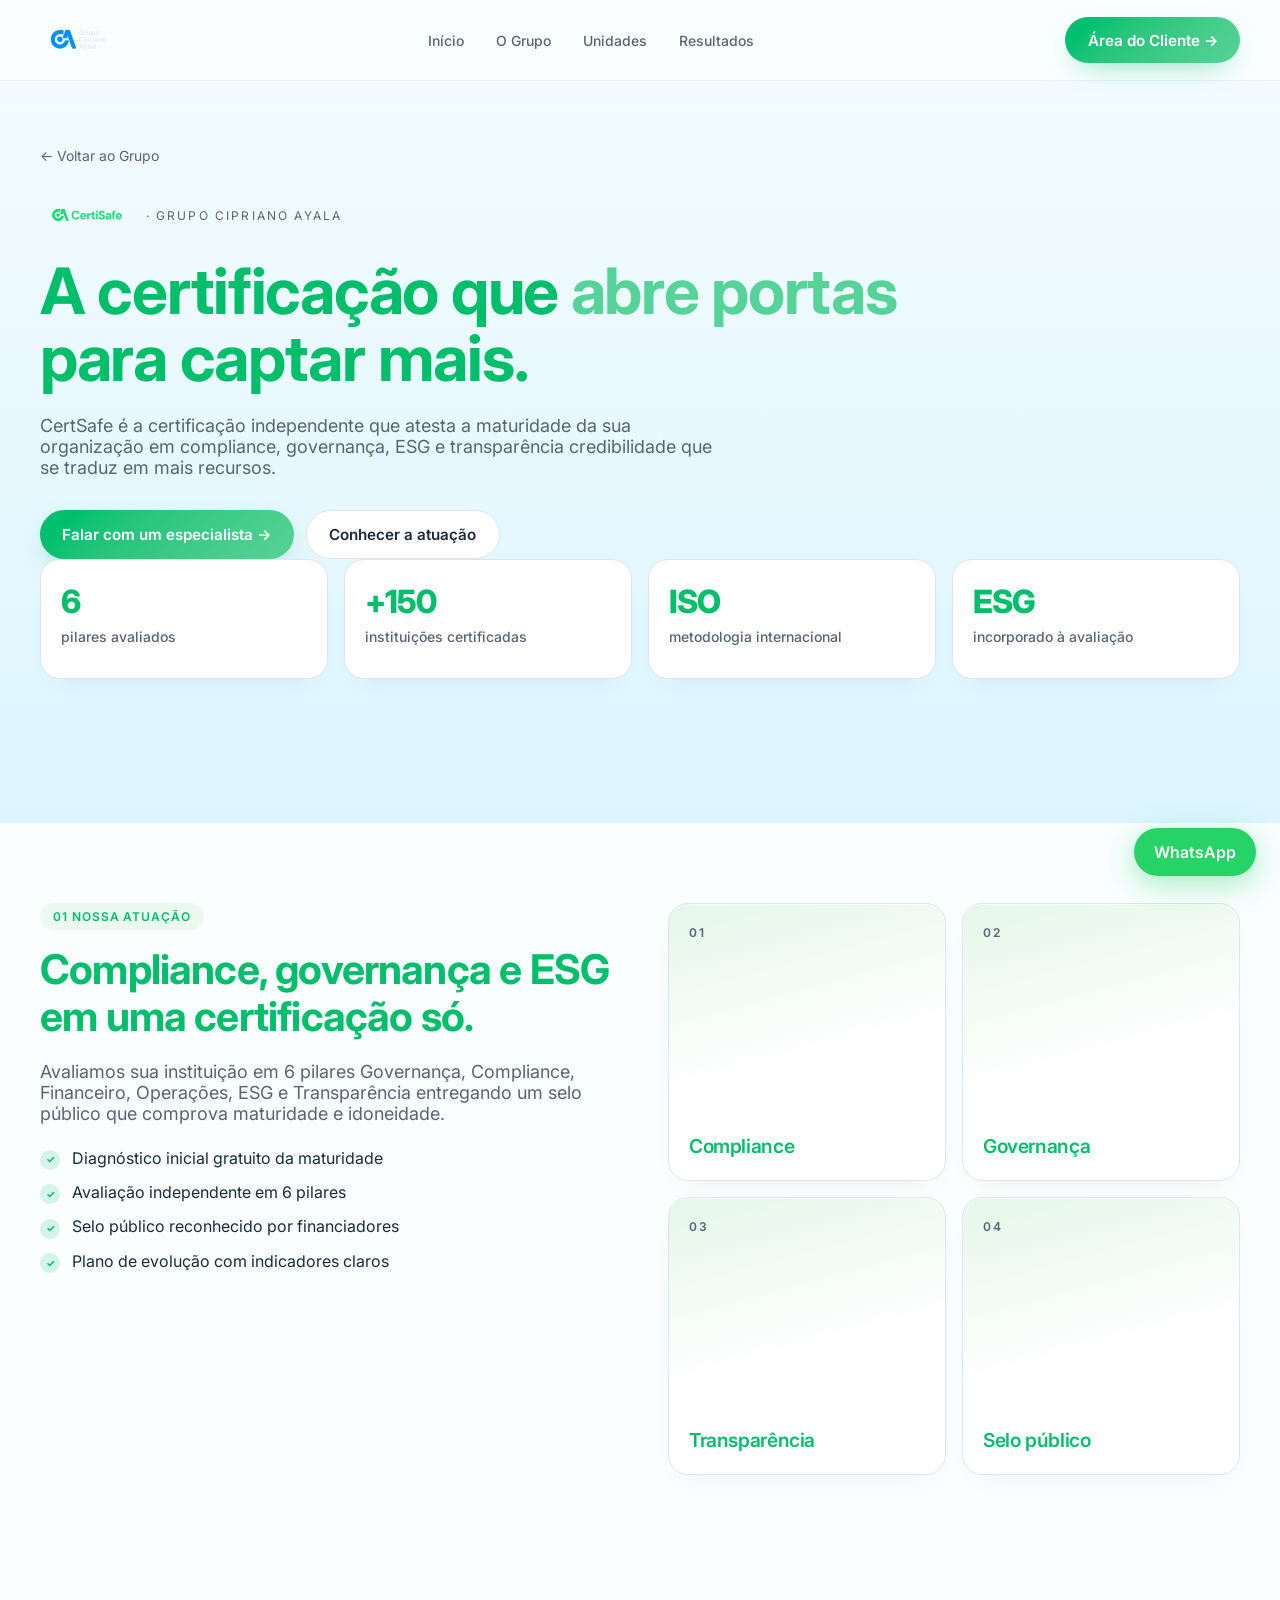
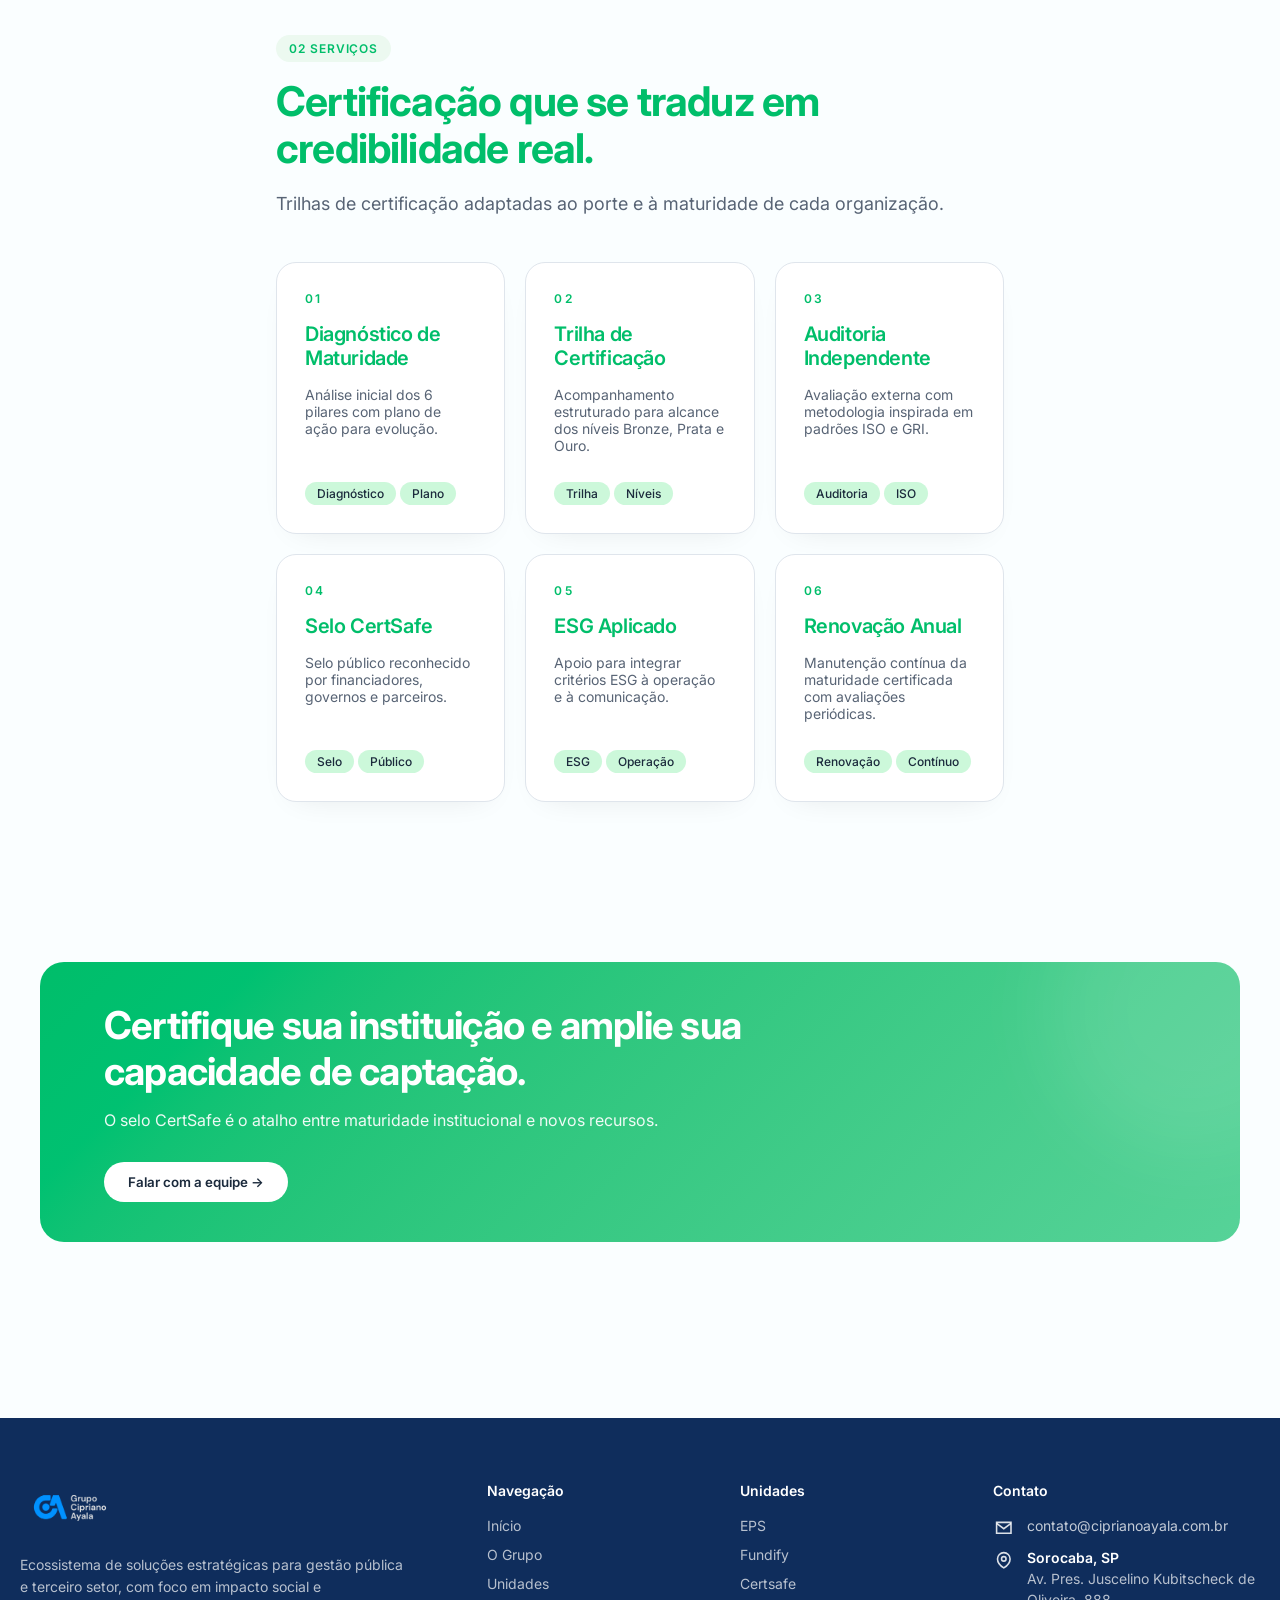
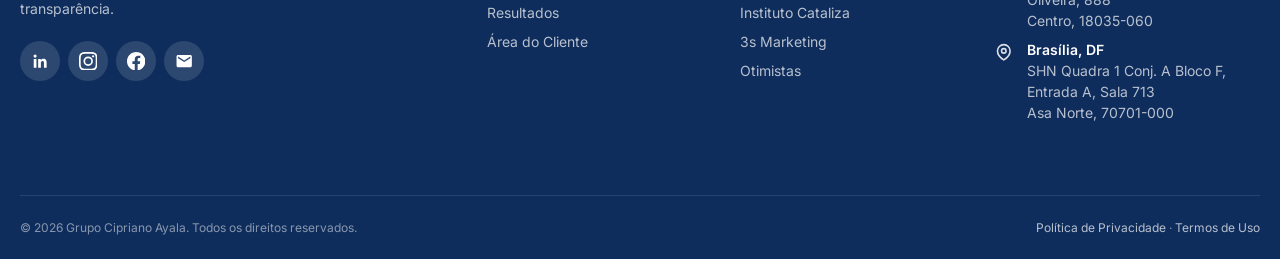
<file: certisafe/index.html>
<!DOCTYPE html>
<html lang="pt-BR">
<head>
  <meta charset="UTF-8">
  <meta name="viewport" content="width=device-width, initial-scale=1.0">
  <!-- Google tag (gtag.js) -->
  <script async src="https://www.googletagmanager.com/gtag/js?id=AW-376444699"></script>
  <script>
    window.dataLayer = window.dataLayer || [];
    function gtag(){dataLayer.push(arguments);}
    gtag('js', new Date());

    gtag('config', 'AW-376444699');
  </script>
  <!-- Meta Pixel Code -->
  <script>
  !function(f,b,e,v,n,t,s)
  {if(f.fbq)return;n=f.fbq=function(){n.callMethod?
  n.callMethod.apply(n,arguments):n.queue.push(arguments)};
  if(!f._fbq)f._fbq=n;n.push=n;n.loaded=!0;n.version='2.0';
  n.queue=[];t=b.createElement(e);t.async=!0;
  t.src=v;s=b.getElementsByTagName(e)[0];
  s.parentNode.insertBefore(t,s)}(window, document,'script',
  'https://connect.facebook.net/en_US/fbevents.js');
  fbq('init', '1135954673693967');
  fbq('track', 'PageView');
  </script>
  <noscript><img height="1" width="1" style="display:none"
  src="https://www.facebook.com/tr?id=1135954673693967&ev=PageView&noscript=1"
  /></noscript>
  <!-- End Meta Pixel Code -->
  <title>Certsafe Certificação ESG e governança · Grupo Cipriano Ayala</title>
  <meta name="description" content="CertSafe é a certificação independente que atesta a maturidade da sua organização em compliance, governança, ESG e transparência credibilidade que se traduz em mais recursos.">
  <link rel="icon" href="../assets/images/favicon.svg" type="image/svg+xml">
  <link rel="icon" href="../assets/images/favicon.ico" sizes="any">
  <link rel="apple-touch-icon" href="../assets/images/favicon.png">
  <link rel="stylesheet" href="../assets/css/style.css?v=7">
</head>
<body class="theme-certisafe">
<header class="site-header">
  <div class="container-x inner">
    <a href="../index.html" class="logo"><img src="../assets/images/logo-gca.png" alt="Grupo Cipriano Ayala"></a>
    <nav class="site-nav" aria-label="Principal">
      <a href="../index.html">Início</a>
      <a href="../index.html#grupo">O Grupo</a>
      <a href="../index.html#unidades">Unidades</a>
      <a href="../index.html#resultados">Resultados</a>
    </nav>
    <a href="../area-cliente/index.html" class="btn-primary">Área do Cliente →</a>
    <button class="menu-toggle" type="button" aria-label="Menu"><span></span><span></span><span></span></button>
  </div>
  <nav id="mobile-nav" class="mobile-nav" aria-label="Mobile">
    <a href="../index.html">Início</a>
    <a href="../index.html#grupo">O Grupo</a>
    <a href="../index.html#unidades">Unidades</a>
    <a href="../index.html#resultados">Resultados</a>
    <a href="../area-cliente/index.html">Área do Cliente</a>
  </nav>
</header>
<main>

<section class="hero-section">
  <div class="container-x" style="padding-top:4rem;padding-bottom:5rem">
    <a href="../index.html" class="back-link">← Voltar ao Grupo</a>
    <div style="margin-top:2rem;display:flex;align-items:center;gap:0.75rem">
      <img src="../assets/logos/logo-certisafe.svg" alt="Certsafe" style="height:2.25rem">
      <span class="text-muted" style="font-size:0.75rem;text-transform:uppercase;letter-spacing:0.18em">· Grupo Cipriano Ayala</span>
    </div>
    <h1 class="unit-hero-title">A certificação que <span class="text-brand">abre portas</span> para captar mais.</h1>
    <p class="text-muted" style="margin-top:1.5rem;font-size:1.125rem;max-width:42rem">CertSafe é a certificação independente que atesta a maturidade da sua organização em compliance, governança, ESG e transparência credibilidade que se traduz em mais recursos.</p>
    <div style="margin-top:2rem;display:flex;flex-wrap:wrap;gap:0.75rem">
      <button type="button" class="btn-primary" data-open-lead data-source="Certsafe">Falar com um especialista →</button>
      <a href="#servicos" class="btn-ghost">Conhecer a atuação</a>
    </div>
    <div class="container-x stats-row stats-row--unit"><div class="stat-card card-soft"><div class="stat-num">6</div><p class="stat-label">pilares avaliados</p></div><div class="stat-card card-soft"><div class="stat-num">+150</div><p class="stat-label">instituições certificadas</p></div><div class="stat-card card-soft"><div class="stat-num">ISO</div><p class="stat-label">metodologia internacional</p></div><div class="stat-card card-soft"><div class="stat-num">ESG</div><p class="stat-label">incorporado à avaliação</p></div></div>
    
  </div>
</section>
<section class="section-py"><div class="container-x two-col">
  <div>
    <span class="pill">01 Nossa atuação</span>
    <h2 class="section-title mt-4">Compliance, governança e ESG em uma certificação só.</h2>
    <p class="section-lead">Avaliamos sua instituição em 6 pilares Governança, Compliance, Financeiro, Operações, ESG e Transparência entregando um selo público que comprova maturidade e idoneidade.</p>
    <ul class="check-list mt-6"><li><span class="check-icon">✓</span>Diagnóstico inicial gratuito da maturidade</li><li><span class="check-icon">✓</span>Avaliação independente em 6 pilares</li><li><span class="check-icon">✓</span>Selo público reconhecido por financiadores</li><li><span class="check-icon">✓</span>Plano de evolução com indicadores claros</li></ul>
  </div>
  <div class="pillars-grid">
    <article class="pillar-tile"><span class="pillar-num">01</span><h3 class="pillar-title">Compliance</h3></article>
    <article class="pillar-tile"><span class="pillar-num">02</span><h3 class="pillar-title">Governança</h3></article>
    <article class="pillar-tile"><span class="pillar-num">03</span><h3 class="pillar-title">Transparência</h3></article>
    <article class="pillar-tile"><span class="pillar-num">04</span><h3 class="pillar-title">Selo público</h3></article>
  </div>
</div></section>
<section id="servicos" class="section-py"><div class="container-x max-w-3xl">
  <span class="pill">02 Serviços</span>
  <h2 class="section-title mt-4">Certificação que se traduz em credibilidade real.</h2>
  <p class="section-lead">Trilhas de certificação adaptadas ao porte e à maturidade de cada organização.</p>
  <div class="services-grid">
    <article class="card-soft service-card">
      <div class="text-brand" style="font-size:0.75rem;font-weight:600;letter-spacing:0.2em">01</div>
      <h3 style="font-size:1.25rem;font-weight:600">Diagnóstico de Maturidade</h3>
      <p class="text-muted" style="font-size:0.875rem">Análise inicial dos 6 pilares com plano de ação para evolução.</p>
      <div class="tags"><span class="tag">Diagnóstico</span><span class="tag">Plano</span></div>
    </article>
    <article class="card-soft service-card">
      <div class="text-brand" style="font-size:0.75rem;font-weight:600;letter-spacing:0.2em">02</div>
      <h3 style="font-size:1.25rem;font-weight:600">Trilha de Certificação</h3>
      <p class="text-muted" style="font-size:0.875rem">Acompanhamento estruturado para alcance dos níveis Bronze, Prata e Ouro.</p>
      <div class="tags"><span class="tag">Trilha</span><span class="tag">Níveis</span></div>
    </article>
    <article class="card-soft service-card">
      <div class="text-brand" style="font-size:0.75rem;font-weight:600;letter-spacing:0.2em">03</div>
      <h3 style="font-size:1.25rem;font-weight:600">Auditoria Independente</h3>
      <p class="text-muted" style="font-size:0.875rem">Avaliação externa com metodologia inspirada em padrões ISO e GRI.</p>
      <div class="tags"><span class="tag">Auditoria</span><span class="tag">ISO</span></div>
    </article>
    <article class="card-soft service-card">
      <div class="text-brand" style="font-size:0.75rem;font-weight:600;letter-spacing:0.2em">04</div>
      <h3 style="font-size:1.25rem;font-weight:600">Selo CertSafe</h3>
      <p class="text-muted" style="font-size:0.875rem">Selo público reconhecido por financiadores, governos e parceiros.</p>
      <div class="tags"><span class="tag">Selo</span><span class="tag">Público</span></div>
    </article>
    <article class="card-soft service-card">
      <div class="text-brand" style="font-size:0.75rem;font-weight:600;letter-spacing:0.2em">05</div>
      <h3 style="font-size:1.25rem;font-weight:600">ESG Aplicado</h3>
      <p class="text-muted" style="font-size:0.875rem">Apoio para integrar critérios ESG à operação e à comunicação.</p>
      <div class="tags"><span class="tag">ESG</span><span class="tag">Operação</span></div>
    </article>
    <article class="card-soft service-card">
      <div class="text-brand" style="font-size:0.75rem;font-weight:600;letter-spacing:0.2em">06</div>
      <h3 style="font-size:1.25rem;font-weight:600">Renovação Anual</h3>
      <p class="text-muted" style="font-size:0.875rem">Manutenção contínua da maturidade certificada com avaliações periódicas.</p>
      <div class="tags"><span class="tag">Renovação</span><span class="tag">Contínuo</span></div>
    </article></div>
</section>
<section class="section-py"><div class="container-x">
  <div class="cta-banner">
    <h2>Certifique sua instituição e amplie sua capacidade de captação.</h2>
    <p>O selo CertSafe é o atalho entre maturidade institucional e novos recursos.</p>
    <button type="button" class="btn-white" data-open-lead data-source="Certsafe">Falar com a equipe →</button>
  </div>
</div></section>
</main>
<footer class="site-footer">
  <div class="container-x footer-grid">
    <div class="footer-brand">
      <a href="../index.html"><img src="../assets/images/logo-gca.png" alt="Grupo Cipriano Ayala" class="footer-logo"></a>
      <p class="footer-desc">Ecossistema de soluções estratégicas para gestão pública e terceiro setor, com foco em impacto social e transparência.</p>
            <div class="social-links">
        <a href="https://www.linkedin.com/company/grupo-cipriano-ayala" target="_blank" rel="noopener noreferrer" aria-label="LinkedIn">
          <svg viewBox="0 0 24 24" aria-hidden="true"><path fill="currentColor" d="M20.45 20.45h-3.56v-5.57c0-1.33-.03-3.04-1.85-3.04-1.85 0-2.13 1.45-2.13 2.94v5.67H9.35V9h3.41v1.56h.05c.47-.9 1.63-1.85 3.35-1.85 3.58 0 4.24 2.36 4.24 5.43v6.31zM5.34 7.43a2.06 2.06 0 1 1 0-4.12 2.06 2.06 0 0 1 0 4.12zM7.12 20.45H3.56V9h3.56v11.45z"/></svg>
        </a>
        <a href="https://www.instagram.com/grupociprianoayala" target="_blank" rel="noopener noreferrer" aria-label="Instagram">
          <svg viewBox="0 0 24 24" aria-hidden="true"><path fill="currentColor" d="M12 2.16c3.2 0 3.58.01 4.84.07 1.17.05 1.8.25 2.22.41.56.22.96.48 1.38.9.42.42.68.82.9 1.38.16.42.36 1.05.41 2.22.06 1.26.07 1.64.07 4.84s-.01 3.58-.07 4.84c-.05 1.17-.25 1.8-.41 2.22-.22.56-.48.96-.9 1.38-.42.42-.82.68-1.38.9-.42.16-1.05.36-2.22.41-1.26.06-1.64.07-4.84.07s-3.58-.01-4.84-.07c-1.17-.05-1.8-.25-2.22-.41-.56-.22-.96-.48-1.38-.9-.42-.42-.68-.82-.9-1.38-.16-.42-.36-1.05-.41-2.22-.06-1.26-.07-1.64-.07-4.84s.01-3.58.07-4.84c.05-1.17.25-1.8.41-2.22.22-.56.48-.96.9-1.38.42-.42.82-.68 1.38-.9.42-.16 1.05-.36 2.22-.41 1.26-.06 1.64-.07 4.84-.07zm0-2.16C8.74 0 8.33.01 7.05.07 5.78.13 4.87.34 4.1.62c-.8.31-1.48.72-2.15 1.39C1.28 2.68.87 3.36.56 4.16c-.28.77-.49 1.68-.55 2.95C.01 8.33 0 8.74 0 12s.01 3.67.07 4.95c.06 1.27.27 2.18.55 2.95.31.8.72 1.48 1.39 2.15.67.67 1.35 1.08 2.15 1.39.77.28 1.68.49 2.95.55 1.28.06 1.69.07 4.95.07s3.67-.01 4.95-.07c1.27-.06 2.18-.27 2.95-.55.8-.31 1.48-.72 2.15-1.39.67-.67 1.08-1.35 1.39-2.15.28-.77.49-1.68.55-2.95.06-1.28.07-1.69.07-4.95s-.01-3.67-.07-4.95c-.06-1.27-.27-2.18-.55-2.95-.31-.8-.72-1.48-1.39-2.15-.67-.67-1.35-1.08-2.15-1.39-.77-.28-1.68-.49-2.95-.55C15.67.01 15.26 0 12 0z"/><path fill="currentColor" d="M12 5.84a6.16 6.16 0 1 0 0 12.32 6.16 6.16 0 0 0 0-12.32zm0 10.16a3.99 3.99 0 1 1 0-7.98 3.99 3.99 0 0 1 0 7.98zm6.4-11.85a1.44 1.44 0 1 0 0 2.88 1.44 1.44 0 0 0 0-2.88z"/></svg>
        </a>
        <a href="https://www.facebook.com/grupociprianoayala" target="_blank" rel="noopener noreferrer" aria-label="Facebook">
          <svg viewBox="0 0 24 24" aria-hidden="true"><path fill="currentColor" d="M24 12.07C24 5.41 18.63 0 12 0S0 5.41 0 12.07c0 6.02 4.39 11.01 10.13 11.91v-8.41H7.08v-3.5h3.05V9.41c0-3.01 1.79-4.67 4.54-4.67 1.31 0 2.68.23 2.68.23v2.95h-1.51c-1.49 0-1.95.92-1.95 1.87v2.24h3.32l-.53 3.5h-2.79v8.41C19.61 23.08 24 18.09 24 12.07z"/></svg>
        </a>
        <a href="mailto:contato@ciprianoayala.com.br" aria-label="Email">
          <svg viewBox="0 0 24 24" aria-hidden="true"><path fill="currentColor" d="M20 4H4c-1.1 0-2 .9-2 2v12c0 1.1.9 2 2 2h16c1.1 0 2-.9 2-2V6c0-1.1-.9-2-2-2zm0 4-8 5L4 8V6l8 5 8-5v2z"/></svg>
        </a>
      </div>
    </div>
    <div class="footer-col">
      <h4>Navegação</h4>
      <ul class="footer-links">
        <li><a href="../index.html">Início</a></li>
        <li><a href="../index.html#grupo">O Grupo</a></li>
        <li><a href="../index.html#unidades">Unidades</a></li>
        <li><a href="../index.html#resultados">Resultados</a></li>
        <li><a href="../area-cliente/index.html">Área do Cliente</a></li>
      </ul>
    </div>
    <div class="footer-col">
      <h4>Unidades</h4>
      <ul class="footer-links">
        <li><a href="../eps/index.html">EPS</a></li>
        <li><a href="../fundify/index.html">Fundify</a></li>
        <li><a href="../certisafe/index.html">Certsafe</a></li>
        <li><a href="../cataliza/index.html">Instituto Cataliza</a></li>
        <li><a href="../3s-marketing/index.html">3s Marketing</a></li>
        <li><a href="../otimistas/index.html">Otimistas</a></li>
      </ul>
    </div>
    <div class="footer-col">
      <h4>Contato</h4>
      <ul class="footer-links footer-contact">
        <li class="footer-contact-item">
          <span class="footer-contact-icon" aria-hidden="true"><svg viewBox="0 0 24 24" fill="none" stroke="currentColor" stroke-width="1.75"><path d="M4 6h16v12H4z"/><path d="m4 7 8 6 8-6"/></svg></span>
          <span><a href="mailto:contato@ciprianoayala.com.br">contato@ciprianoayala.com.br</a></span>
        </li>
        <li class="footer-contact-item">
          <span class="footer-contact-icon" aria-hidden="true"><svg viewBox="0 0 24 24" fill="none" stroke="currentColor" stroke-width="1.75"><path d="M12 21s7-4.35 7-10a7 7 0 1 0-14 0c0 5.65 7 10 7 10z"/><circle cx="12" cy="11" r="2.5"/></svg></span>
          <span><strong>Sorocaba, SP</strong><br>Av. Pres. Juscelino Kubitscheck de Oliveira, 888<br>Centro, 18035-060</span>
        </li>
        <li class="footer-contact-item">
          <span class="footer-contact-icon" aria-hidden="true"><svg viewBox="0 0 24 24" fill="none" stroke="currentColor" stroke-width="1.75"><path d="M12 21s7-4.35 7-10a7 7 0 1 0-14 0c0 5.65 7 10 7 10z"/><circle cx="12" cy="11" r="2.5"/></svg></span>
          <span><strong>Brasília, DF</strong><br>SHN Quadra 1 Conj. A Bloco F, Entrada A, Sala 713<br>Asa Norte, 70701-000</span>
        </li>
      </ul>
    </div>
  </div>
  <div class="footer-bottom container-x">
    <p>© 2026 Grupo Cipriano Ayala. Todos os direitos reservados.</p>
    <div class="footer-legal"><a href="#">Política de Privacidade</a> · <a href="#">Termos de Uso</a></div>
  </div>
</footer>
<div id="lead-modal" class="modal-overlay" role="dialog" aria-modal="true" aria-labelledby="modal-title">
  <div class="modal-wrap"><div class="modal">
    <button type="button" class="modal-close" data-close-modal aria-label="Fechar">×</button>
    <h2 id="modal-title">Falar com um especialista</h2>
    <p class="desc">Preencha os dados abaixo e continuaremos a conversa direto pelo WhatsApp.</p>
    <p class="error form-error" aria-live="polite"></p>
    <form>
      <label for="nome">Nome completo</label><input id="nome" name="nome" required maxlength="100">
      <label for="razao">Razão social</label><input id="razao" name="razao" required maxlength="150">
      <div class="row">
        <div><label for="cnpj">CNPJ</label><input id="cnpj" name="cnpj" required maxlength="20" placeholder="00.000.000/0000-00"></div>
        <div><label for="telefone">Telefone</label><input id="telefone" name="telefone" required maxlength="20" placeholder="(00) 00000-0000"></div>
      </div>
      <label for="email">Email</label><input id="email" name="email" type="email" required maxlength="150">
      <button type="submit" class="btn-primary" style="width:100%;justify-content:center">Enviar pelo WhatsApp</button>
    </form>
  </div></div>
</div>
<a class="whatsapp-float" href="https://wa.me/5515998589225?text=Ol%C3%A1!%20Gostaria%20de%20falar%20com%20um%20especialista%20do%20Grupo%20Cipriano%20Ayala." target="_blank" rel="noopener">WhatsApp</a>
<script src="../assets/js/main.js"></script>
</body>
</html>
</file>
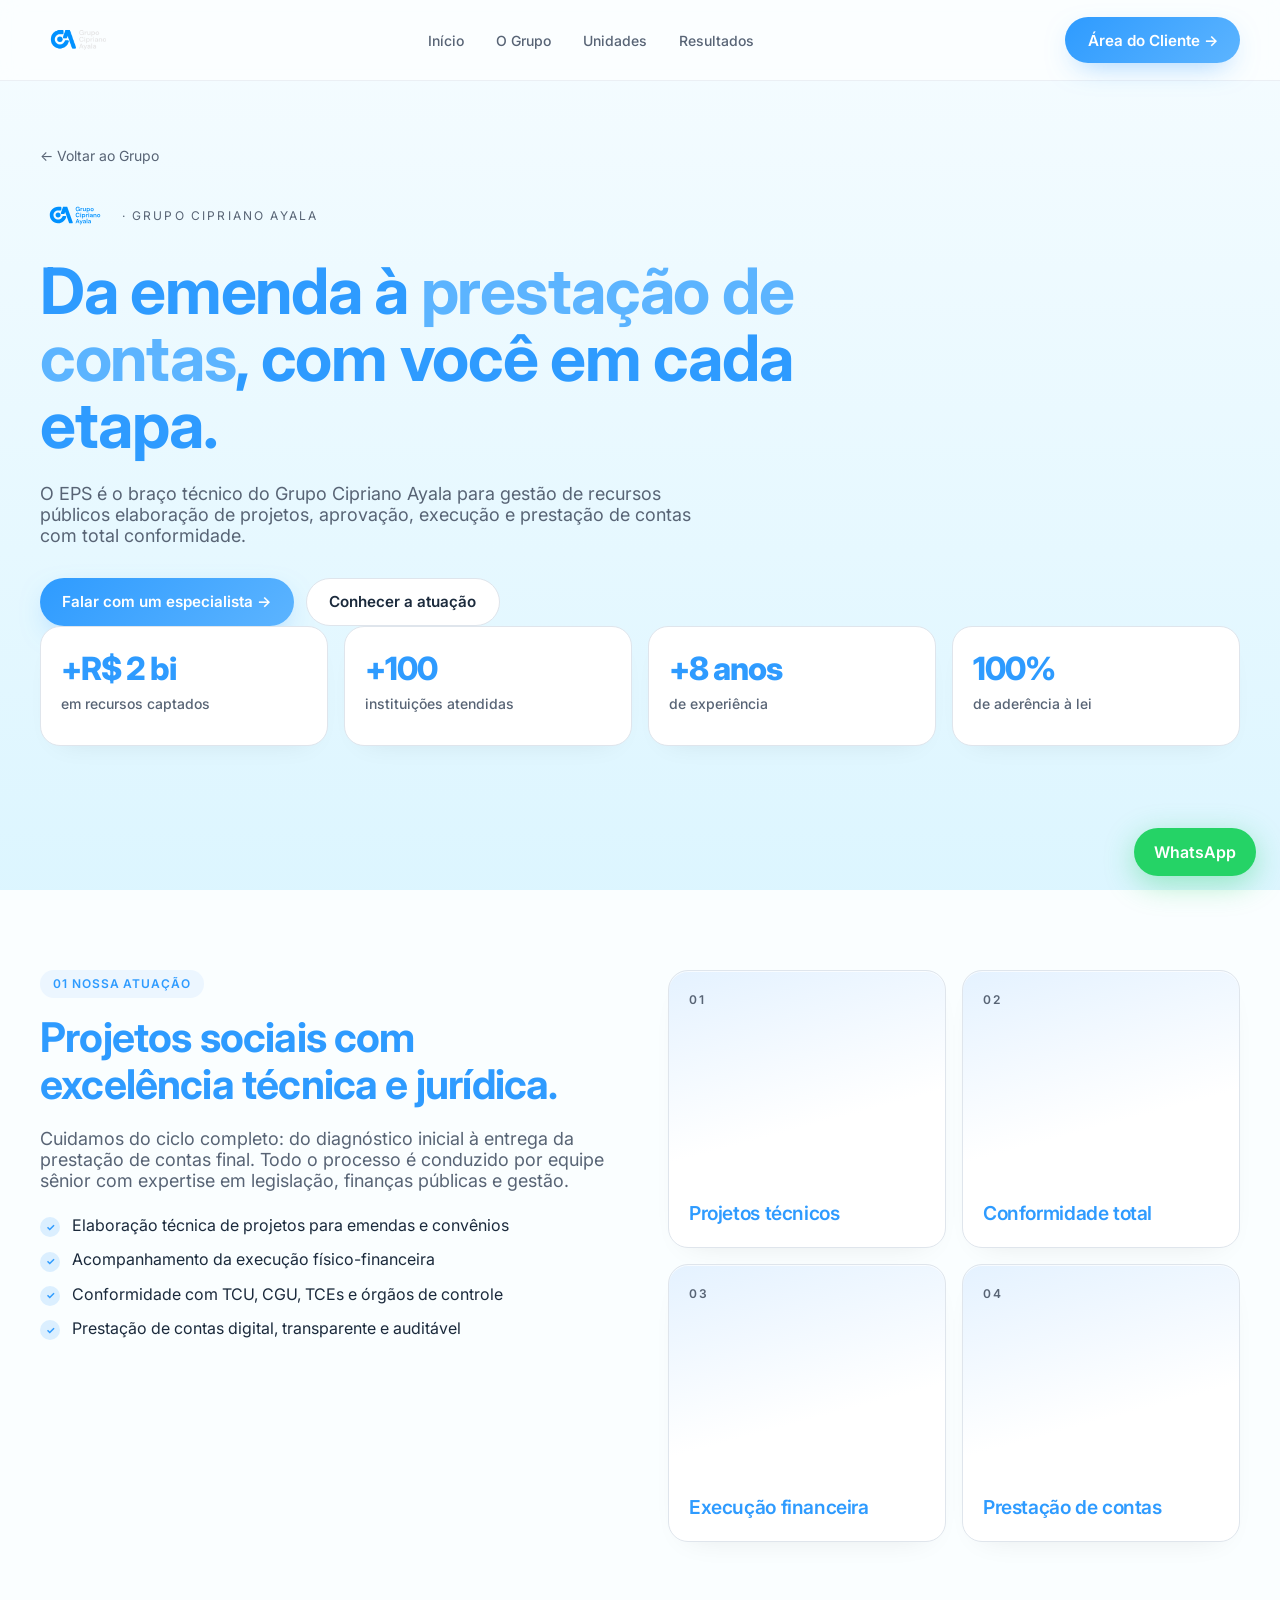
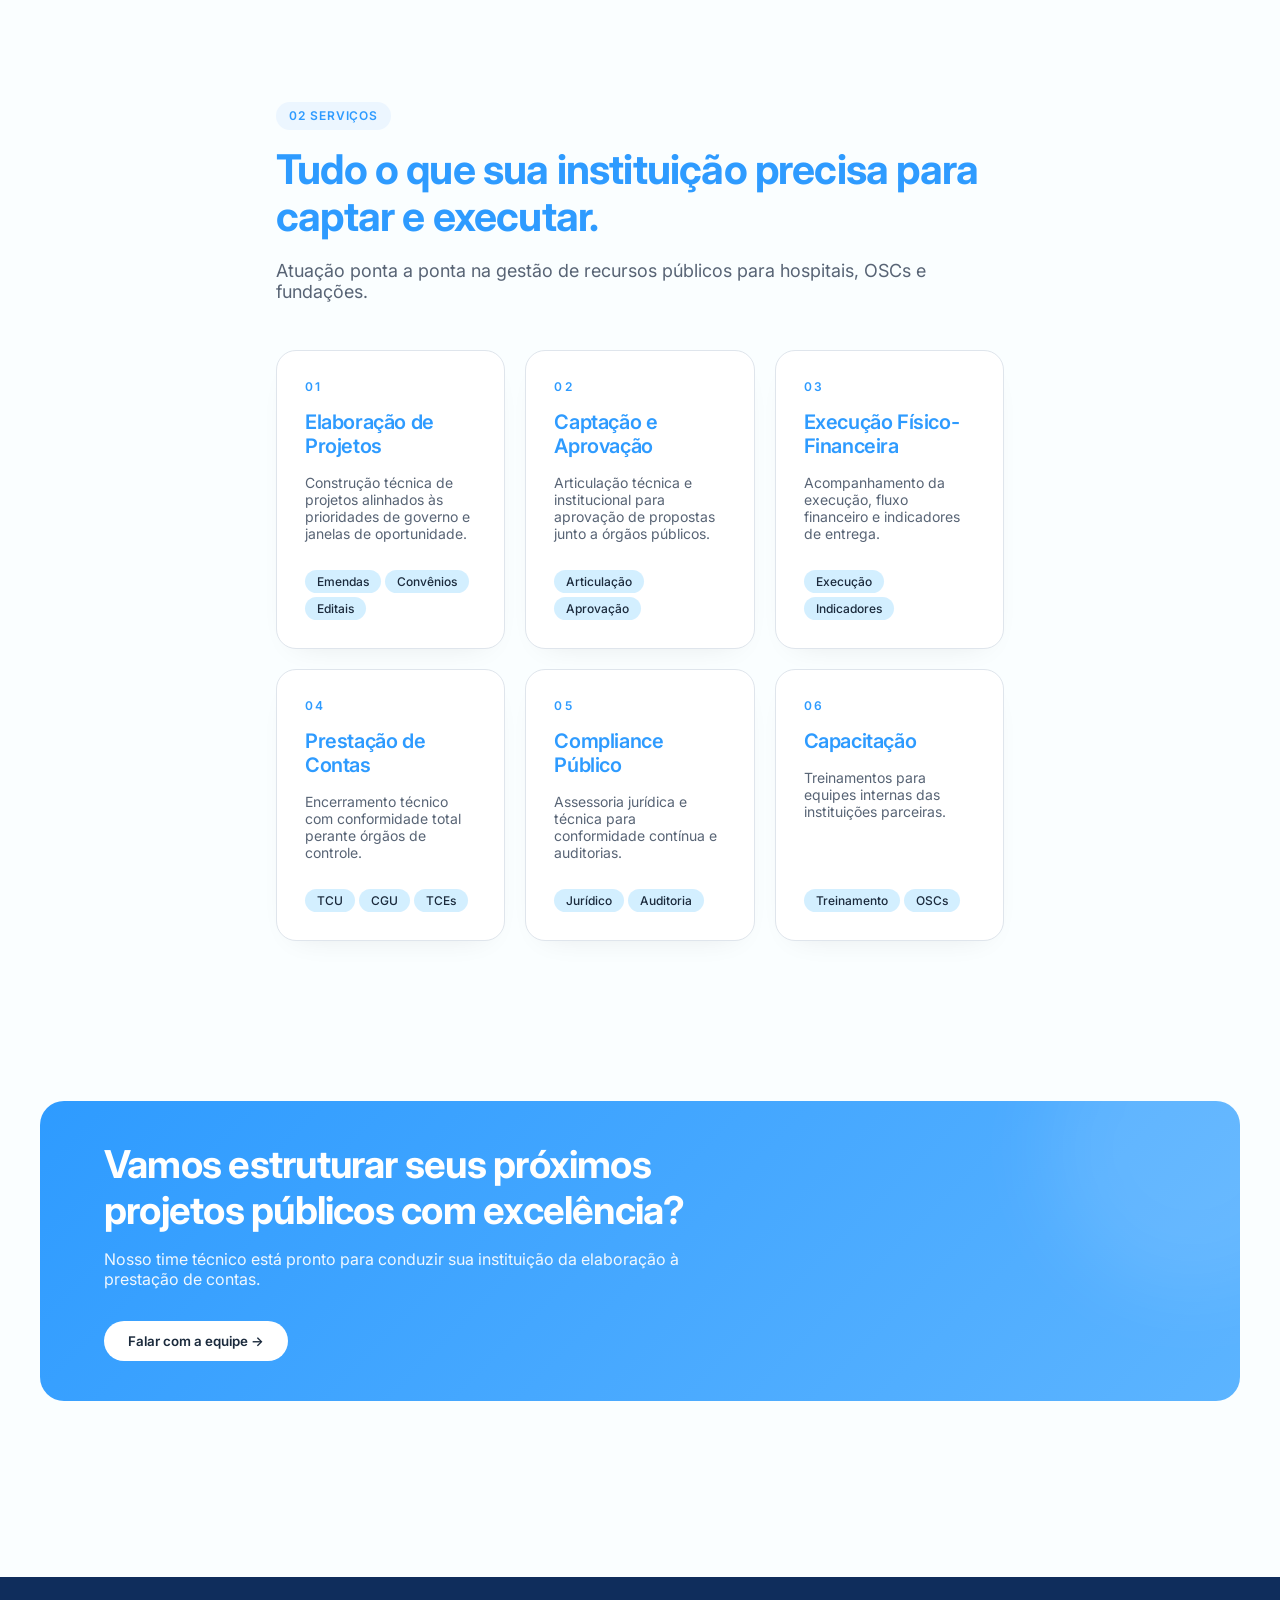
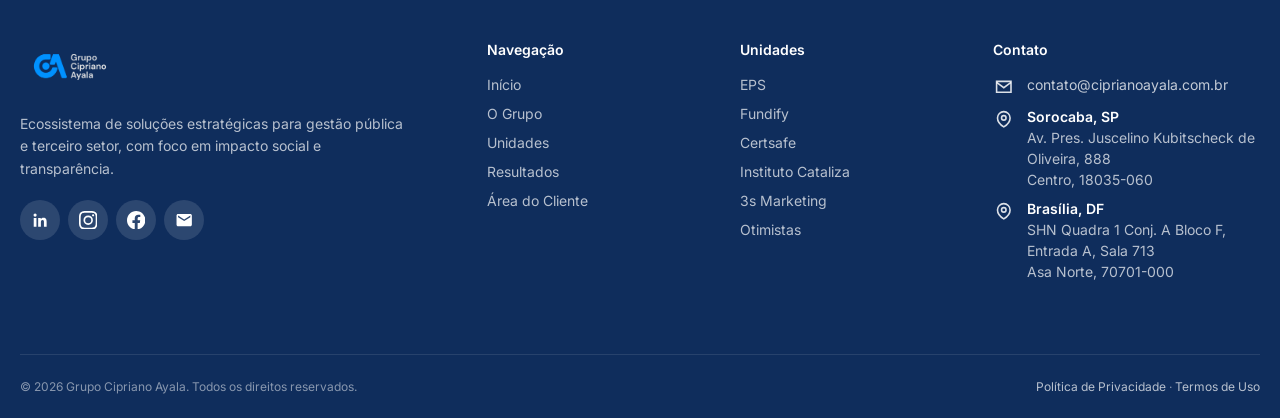
<file: eps/index.html>
<!DOCTYPE html>
<html lang="pt-BR">
<head>
  <meta charset="UTF-8">
  <meta name="viewport" content="width=device-width, initial-scale=1.0">
  <!-- Google tag (gtag.js) -->
  <script async src="https://www.googletagmanager.com/gtag/js?id=AW-376444699"></script>
  <script>
    window.dataLayer = window.dataLayer || [];
    function gtag(){dataLayer.push(arguments);}
    gtag('js', new Date());

    gtag('config', 'AW-376444699');
  </script>
  <!-- Meta Pixel Code -->
  <script>
  !function(f,b,e,v,n,t,s)
  {if(f.fbq)return;n=f.fbq=function(){n.callMethod?
  n.callMethod.apply(n,arguments):n.queue.push(arguments)};
  if(!f._fbq)f._fbq=n;n.push=n;n.loaded=!0;n.version='2.0';
  n.queue=[];t=b.createElement(e);t.async=!0;
  t.src=v;s=b.getElementsByTagName(e)[0];
  s.parentNode.insertBefore(t,s)}(window, document,'script',
  'https://connect.facebook.net/en_US/fbevents.js');
  fbq('init', '1135954673693967');
  fbq('track', 'PageView');
  </script>
  <noscript><img height="1" width="1" style="display:none"
  src="https://www.facebook.com/tr?id=1135954673693967&ev=PageView&noscript=1"
  /></noscript>
  <!-- End Meta Pixel Code -->
  <title>EPS Escritório de Projetos Sociais · Grupo Cipriano Ayala</title>
  <meta name="description" content="O EPS é o braço técnico do Grupo Cipriano Ayala para gestão de recursos públicos elaboração de projetos, aprovação, execução e prestação de contas com total conformidade.">
  <link rel="icon" href="../assets/images/favicon.svg" type="image/svg+xml">
  <link rel="icon" href="../assets/images/favicon.ico" sizes="any">
  <link rel="apple-touch-icon" href="../assets/images/favicon.png">
  <link rel="stylesheet" href="../assets/css/style.css?v=7">
</head>
<body class="theme-eps">
<header class="site-header">
  <div class="container-x inner">
    <a href="../index.html" class="logo"><img src="../assets/images/logo-gca.png" alt="Grupo Cipriano Ayala"></a>
    <nav class="site-nav" aria-label="Principal">
      <a href="../index.html">Início</a>
      <a href="../index.html#grupo">O Grupo</a>
      <a href="../index.html#unidades">Unidades</a>
      <a href="../index.html#resultados">Resultados</a>
    </nav>
    <a href="../area-cliente/index.html" class="btn-primary">Área do Cliente →</a>
    <button class="menu-toggle" type="button" aria-label="Menu"><span></span><span></span><span></span></button>
  </div>
  <nav id="mobile-nav" class="mobile-nav" aria-label="Mobile">
    <a href="../index.html">Início</a>
    <a href="../index.html#grupo">O Grupo</a>
    <a href="../index.html#unidades">Unidades</a>
    <a href="../index.html#resultados">Resultados</a>
    <a href="../area-cliente/index.html">Área do Cliente</a>
  </nav>
</header>
<main>

<section class="hero-section">
  <div class="container-x" style="padding-top:4rem;padding-bottom:5rem">
    <a href="../index.html" class="back-link">← Voltar ao Grupo</a>
    <div style="margin-top:2rem;display:flex;align-items:center;gap:0.75rem">
      <img src="../assets/logos/logo-azul.svg" alt="EPS" style="height:2.25rem">
      <span class="text-muted" style="font-size:0.75rem;text-transform:uppercase;letter-spacing:0.18em">· Grupo Cipriano Ayala</span>
    </div>
    <h1 class="unit-hero-title">Da emenda à <span class="text-brand">prestação de contas</span>, com você em cada etapa.</h1>
    <p class="text-muted" style="margin-top:1.5rem;font-size:1.125rem;max-width:42rem">O EPS é o braço técnico do Grupo Cipriano Ayala para gestão de recursos públicos elaboração de projetos, aprovação, execução e prestação de contas com total conformidade.</p>
    <div style="margin-top:2rem;display:flex;flex-wrap:wrap;gap:0.75rem">
      <button type="button" class="btn-primary" data-open-lead data-source="EPS">Falar com um especialista →</button>
      <a href="#servicos" class="btn-ghost">Conhecer a atuação</a>
    </div>
    <div class="container-x stats-row stats-row--unit"><div class="stat-card card-soft"><div class="stat-num">+R$ 2 bi</div><p class="stat-label">em recursos captados</p></div><div class="stat-card card-soft"><div class="stat-num">+100</div><p class="stat-label">instituições atendidas</p></div><div class="stat-card card-soft"><div class="stat-num">+8 anos</div><p class="stat-label">de experiência</p></div><div class="stat-card card-soft"><div class="stat-num">100%</div><p class="stat-label">de aderência à lei</p></div></div>
    
  </div>
</section>
<section class="section-py"><div class="container-x two-col">
  <div>
    <span class="pill">01 Nossa atuação</span>
    <h2 class="section-title mt-4">Projetos sociais com excelência técnica e jurídica.</h2>
    <p class="section-lead">Cuidamos do ciclo completo: do diagnóstico inicial à entrega da prestação de contas final. Todo o processo é conduzido por equipe sênior com expertise em legislação, finanças públicas e gestão.</p>
    <ul class="check-list mt-6"><li><span class="check-icon">✓</span>Elaboração técnica de projetos para emendas e convênios</li><li><span class="check-icon">✓</span>Acompanhamento da execução físico-financeira</li><li><span class="check-icon">✓</span>Conformidade com TCU, CGU, TCEs e órgãos de controle</li><li><span class="check-icon">✓</span>Prestação de contas digital, transparente e auditável</li></ul>
  </div>
  <div class="pillars-grid">
    <article class="pillar-tile"><span class="pillar-num">01</span><h3 class="pillar-title">Projetos técnicos</h3></article>
    <article class="pillar-tile"><span class="pillar-num">02</span><h3 class="pillar-title">Conformidade total</h3></article>
    <article class="pillar-tile"><span class="pillar-num">03</span><h3 class="pillar-title">Execução financeira</h3></article>
    <article class="pillar-tile"><span class="pillar-num">04</span><h3 class="pillar-title">Prestação de contas</h3></article>
  </div>
</div></section>
<section id="servicos" class="section-py"><div class="container-x max-w-3xl">
  <span class="pill">02 Serviços</span>
  <h2 class="section-title mt-4">Tudo o que sua instituição precisa para captar e executar.</h2>
  <p class="section-lead">Atuação ponta a ponta na gestão de recursos públicos para hospitais, OSCs e fundações.</p>
  <div class="services-grid">
    <article class="card-soft service-card">
      <div class="text-brand" style="font-size:0.75rem;font-weight:600;letter-spacing:0.2em">01</div>
      <h3 style="font-size:1.25rem;font-weight:600">Elaboração de Projetos</h3>
      <p class="text-muted" style="font-size:0.875rem">Construção técnica de projetos alinhados às prioridades de governo e janelas de oportunidade.</p>
      <div class="tags"><span class="tag">Emendas</span><span class="tag">Convênios</span><span class="tag">Editais</span></div>
    </article>
    <article class="card-soft service-card">
      <div class="text-brand" style="font-size:0.75rem;font-weight:600;letter-spacing:0.2em">02</div>
      <h3 style="font-size:1.25rem;font-weight:600">Captação e Aprovação</h3>
      <p class="text-muted" style="font-size:0.875rem">Articulação técnica e institucional para aprovação de propostas junto a órgãos públicos.</p>
      <div class="tags"><span class="tag">Articulação</span><span class="tag">Aprovação</span></div>
    </article>
    <article class="card-soft service-card">
      <div class="text-brand" style="font-size:0.75rem;font-weight:600;letter-spacing:0.2em">03</div>
      <h3 style="font-size:1.25rem;font-weight:600">Execução Físico-Financeira</h3>
      <p class="text-muted" style="font-size:0.875rem">Acompanhamento da execução, fluxo financeiro e indicadores de entrega.</p>
      <div class="tags"><span class="tag">Execução</span><span class="tag">Indicadores</span></div>
    </article>
    <article class="card-soft service-card">
      <div class="text-brand" style="font-size:0.75rem;font-weight:600;letter-spacing:0.2em">04</div>
      <h3 style="font-size:1.25rem;font-weight:600">Prestação de Contas</h3>
      <p class="text-muted" style="font-size:0.875rem">Encerramento técnico com conformidade total perante órgãos de controle.</p>
      <div class="tags"><span class="tag">TCU</span><span class="tag">CGU</span><span class="tag">TCEs</span></div>
    </article>
    <article class="card-soft service-card">
      <div class="text-brand" style="font-size:0.75rem;font-weight:600;letter-spacing:0.2em">05</div>
      <h3 style="font-size:1.25rem;font-weight:600">Compliance Público</h3>
      <p class="text-muted" style="font-size:0.875rem">Assessoria jurídica e técnica para conformidade contínua e auditorias.</p>
      <div class="tags"><span class="tag">Jurídico</span><span class="tag">Auditoria</span></div>
    </article>
    <article class="card-soft service-card">
      <div class="text-brand" style="font-size:0.75rem;font-weight:600;letter-spacing:0.2em">06</div>
      <h3 style="font-size:1.25rem;font-weight:600">Capacitação</h3>
      <p class="text-muted" style="font-size:0.875rem">Treinamentos para equipes internas das instituições parceiras.</p>
      <div class="tags"><span class="tag">Treinamento</span><span class="tag">OSCs</span></div>
    </article></div>
</section>
<section class="section-py"><div class="container-x">
  <div class="cta-banner">
    <h2>Vamos estruturar seus próximos projetos públicos com excelência?</h2>
    <p>Nosso time técnico está pronto para conduzir sua instituição da elaboração à prestação de contas.</p>
    <button type="button" class="btn-white" data-open-lead data-source="EPS">Falar com a equipe →</button>
  </div>
</div></section>
</main>
<footer class="site-footer">
  <div class="container-x footer-grid">
    <div class="footer-brand">
      <a href="../index.html"><img src="../assets/images/logo-gca.png" alt="Grupo Cipriano Ayala" class="footer-logo"></a>
      <p class="footer-desc">Ecossistema de soluções estratégicas para gestão pública e terceiro setor, com foco em impacto social e transparência.</p>
            <div class="social-links">
        <a href="https://www.linkedin.com/company/grupo-cipriano-ayala" target="_blank" rel="noopener noreferrer" aria-label="LinkedIn">
          <svg viewBox="0 0 24 24" aria-hidden="true"><path fill="currentColor" d="M20.45 20.45h-3.56v-5.57c0-1.33-.03-3.04-1.85-3.04-1.85 0-2.13 1.45-2.13 2.94v5.67H9.35V9h3.41v1.56h.05c.47-.9 1.63-1.85 3.35-1.85 3.58 0 4.24 2.36 4.24 5.43v6.31zM5.34 7.43a2.06 2.06 0 1 1 0-4.12 2.06 2.06 0 0 1 0 4.12zM7.12 20.45H3.56V9h3.56v11.45z"/></svg>
        </a>
        <a href="https://www.instagram.com/grupociprianoayala" target="_blank" rel="noopener noreferrer" aria-label="Instagram">
          <svg viewBox="0 0 24 24" aria-hidden="true"><path fill="currentColor" d="M12 2.16c3.2 0 3.58.01 4.84.07 1.17.05 1.8.25 2.22.41.56.22.96.48 1.38.9.42.42.68.82.9 1.38.16.42.36 1.05.41 2.22.06 1.26.07 1.64.07 4.84s-.01 3.58-.07 4.84c-.05 1.17-.25 1.8-.41 2.22-.22.56-.48.96-.9 1.38-.42.42-.82.68-1.38.9-.42.16-1.05.36-2.22.41-1.26.06-1.64.07-4.84.07s-3.58-.01-4.84-.07c-1.17-.05-1.8-.25-2.22-.41-.56-.22-.96-.48-1.38-.9-.42-.42-.68-.82-.9-1.38-.16-.42-.36-1.05-.41-2.22-.06-1.26-.07-1.64-.07-4.84s.01-3.58.07-4.84c.05-1.17.25-1.8.41-2.22.22-.56.48-.96.9-1.38.42-.42.82-.68 1.38-.9.42-.16 1.05-.36 2.22-.41 1.26-.06 1.64-.07 4.84-.07zm0-2.16C8.74 0 8.33.01 7.05.07 5.78.13 4.87.34 4.1.62c-.8.31-1.48.72-2.15 1.39C1.28 2.68.87 3.36.56 4.16c-.28.77-.49 1.68-.55 2.95C.01 8.33 0 8.74 0 12s.01 3.67.07 4.95c.06 1.27.27 2.18.55 2.95.31.8.72 1.48 1.39 2.15.67.67 1.35 1.08 2.15 1.39.77.28 1.68.49 2.95.55 1.28.06 1.69.07 4.95.07s3.67-.01 4.95-.07c1.27-.06 2.18-.27 2.95-.55.8-.31 1.48-.72 2.15-1.39.67-.67 1.08-1.35 1.39-2.15.28-.77.49-1.68.55-2.95.06-1.28.07-1.69.07-4.95s-.01-3.67-.07-4.95c-.06-1.27-.27-2.18-.55-2.95-.31-.8-.72-1.48-1.39-2.15-.67-.67-1.35-1.08-2.15-1.39-.77-.28-1.68-.49-2.95-.55C15.67.01 15.26 0 12 0z"/><path fill="currentColor" d="M12 5.84a6.16 6.16 0 1 0 0 12.32 6.16 6.16 0 0 0 0-12.32zm0 10.16a3.99 3.99 0 1 1 0-7.98 3.99 3.99 0 0 1 0 7.98zm6.4-11.85a1.44 1.44 0 1 0 0 2.88 1.44 1.44 0 0 0 0-2.88z"/></svg>
        </a>
        <a href="https://www.facebook.com/grupociprianoayala" target="_blank" rel="noopener noreferrer" aria-label="Facebook">
          <svg viewBox="0 0 24 24" aria-hidden="true"><path fill="currentColor" d="M24 12.07C24 5.41 18.63 0 12 0S0 5.41 0 12.07c0 6.02 4.39 11.01 10.13 11.91v-8.41H7.08v-3.5h3.05V9.41c0-3.01 1.79-4.67 4.54-4.67 1.31 0 2.68.23 2.68.23v2.95h-1.51c-1.49 0-1.95.92-1.95 1.87v2.24h3.32l-.53 3.5h-2.79v8.41C19.61 23.08 24 18.09 24 12.07z"/></svg>
        </a>
        <a href="mailto:contato@ciprianoayala.com.br" aria-label="Email">
          <svg viewBox="0 0 24 24" aria-hidden="true"><path fill="currentColor" d="M20 4H4c-1.1 0-2 .9-2 2v12c0 1.1.9 2 2 2h16c1.1 0 2-.9 2-2V6c0-1.1-.9-2-2-2zm0 4-8 5L4 8V6l8 5 8-5v2z"/></svg>
        </a>
      </div>
    </div>
    <div class="footer-col">
      <h4>Navegação</h4>
      <ul class="footer-links">
        <li><a href="../index.html">Início</a></li>
        <li><a href="../index.html#grupo">O Grupo</a></li>
        <li><a href="../index.html#unidades">Unidades</a></li>
        <li><a href="../index.html#resultados">Resultados</a></li>
        <li><a href="../area-cliente/index.html">Área do Cliente</a></li>
      </ul>
    </div>
    <div class="footer-col">
      <h4>Unidades</h4>
      <ul class="footer-links">
        <li><a href="../eps/index.html">EPS</a></li>
        <li><a href="../fundify/index.html">Fundify</a></li>
        <li><a href="../certisafe/index.html">Certsafe</a></li>
        <li><a href="../cataliza/index.html">Instituto Cataliza</a></li>
        <li><a href="../3s-marketing/index.html">3s Marketing</a></li>
        <li><a href="../otimistas/index.html">Otimistas</a></li>
      </ul>
    </div>
    <div class="footer-col">
      <h4>Contato</h4>
      <ul class="footer-links footer-contact">
        <li class="footer-contact-item">
          <span class="footer-contact-icon" aria-hidden="true"><svg viewBox="0 0 24 24" fill="none" stroke="currentColor" stroke-width="1.75"><path d="M4 6h16v12H4z"/><path d="m4 7 8 6 8-6"/></svg></span>
          <span><a href="mailto:contato@ciprianoayala.com.br">contato@ciprianoayala.com.br</a></span>
        </li>
        <li class="footer-contact-item">
          <span class="footer-contact-icon" aria-hidden="true"><svg viewBox="0 0 24 24" fill="none" stroke="currentColor" stroke-width="1.75"><path d="M12 21s7-4.35 7-10a7 7 0 1 0-14 0c0 5.65 7 10 7 10z"/><circle cx="12" cy="11" r="2.5"/></svg></span>
          <span><strong>Sorocaba, SP</strong><br>Av. Pres. Juscelino Kubitscheck de Oliveira, 888<br>Centro, 18035-060</span>
        </li>
        <li class="footer-contact-item">
          <span class="footer-contact-icon" aria-hidden="true"><svg viewBox="0 0 24 24" fill="none" stroke="currentColor" stroke-width="1.75"><path d="M12 21s7-4.35 7-10a7 7 0 1 0-14 0c0 5.65 7 10 7 10z"/><circle cx="12" cy="11" r="2.5"/></svg></span>
          <span><strong>Brasília, DF</strong><br>SHN Quadra 1 Conj. A Bloco F, Entrada A, Sala 713<br>Asa Norte, 70701-000</span>
        </li>
      </ul>
    </div>
  </div>
  <div class="footer-bottom container-x">
    <p>© 2026 Grupo Cipriano Ayala. Todos os direitos reservados.</p>
    <div class="footer-legal"><a href="#">Política de Privacidade</a> · <a href="#">Termos de Uso</a></div>
  </div>
</footer>
<div id="lead-modal" class="modal-overlay" role="dialog" aria-modal="true" aria-labelledby="modal-title">
  <div class="modal-wrap"><div class="modal">
    <button type="button" class="modal-close" data-close-modal aria-label="Fechar">×</button>
    <h2 id="modal-title">Falar com um especialista</h2>
    <p class="desc">Preencha os dados abaixo e continuaremos a conversa direto pelo WhatsApp.</p>
    <p class="error form-error" aria-live="polite"></p>
    <form>
      <label for="nome">Nome completo</label><input id="nome" name="nome" required maxlength="100">
      <label for="razao">Razão social</label><input id="razao" name="razao" required maxlength="150">
      <div class="row">
        <div><label for="cnpj">CNPJ</label><input id="cnpj" name="cnpj" required maxlength="20" placeholder="00.000.000/0000-00"></div>
        <div><label for="telefone">Telefone</label><input id="telefone" name="telefone" required maxlength="20" placeholder="(00) 00000-0000"></div>
      </div>
      <label for="email">Email</label><input id="email" name="email" type="email" required maxlength="150">
      <button type="submit" class="btn-primary" style="width:100%;justify-content:center">Enviar pelo WhatsApp</button>
    </form>
  </div></div>
</div>
<a class="whatsapp-float" href="https://wa.me/5515998589225?text=Ol%C3%A1!%20Gostaria%20de%20falar%20com%20um%20especialista%20do%20Grupo%20Cipriano%20Ayala." target="_blank" rel="noopener">WhatsApp</a>
<script src="../assets/js/main.js"></script>
</body>
</html>
</file>
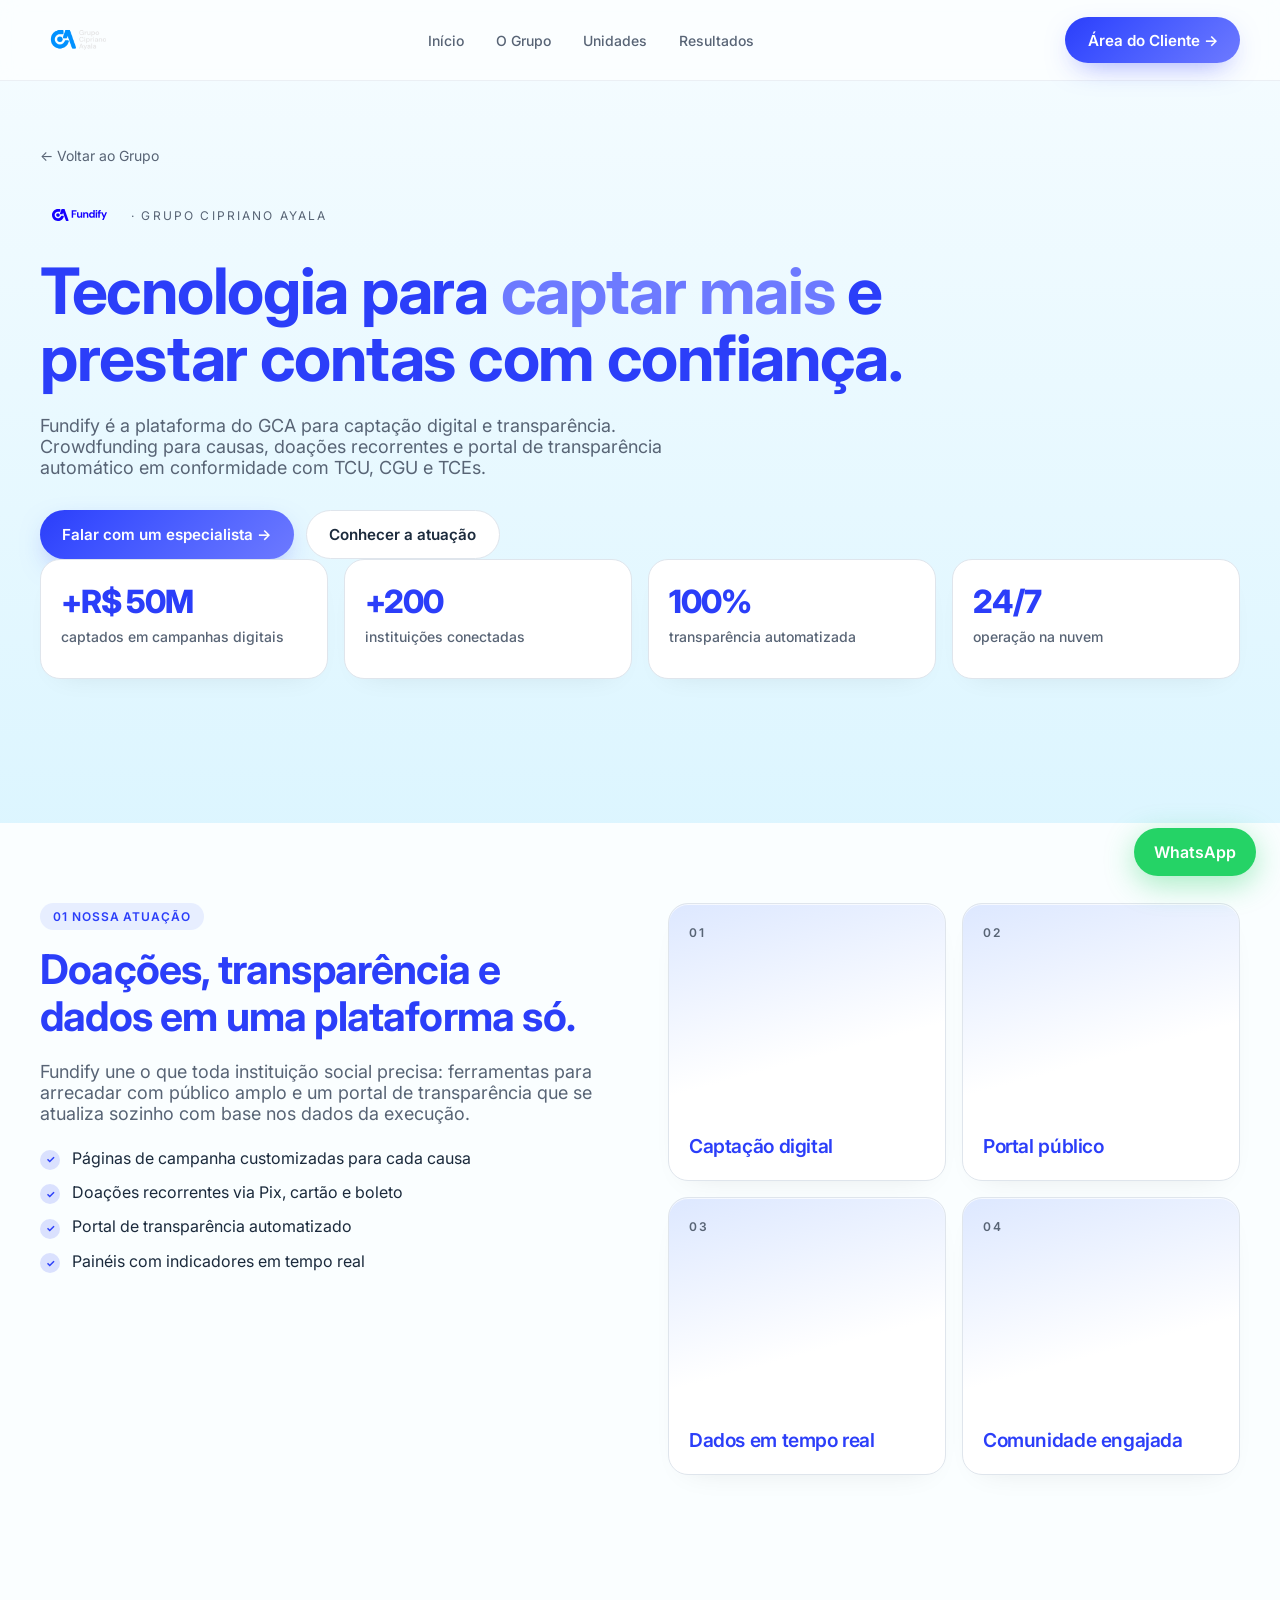
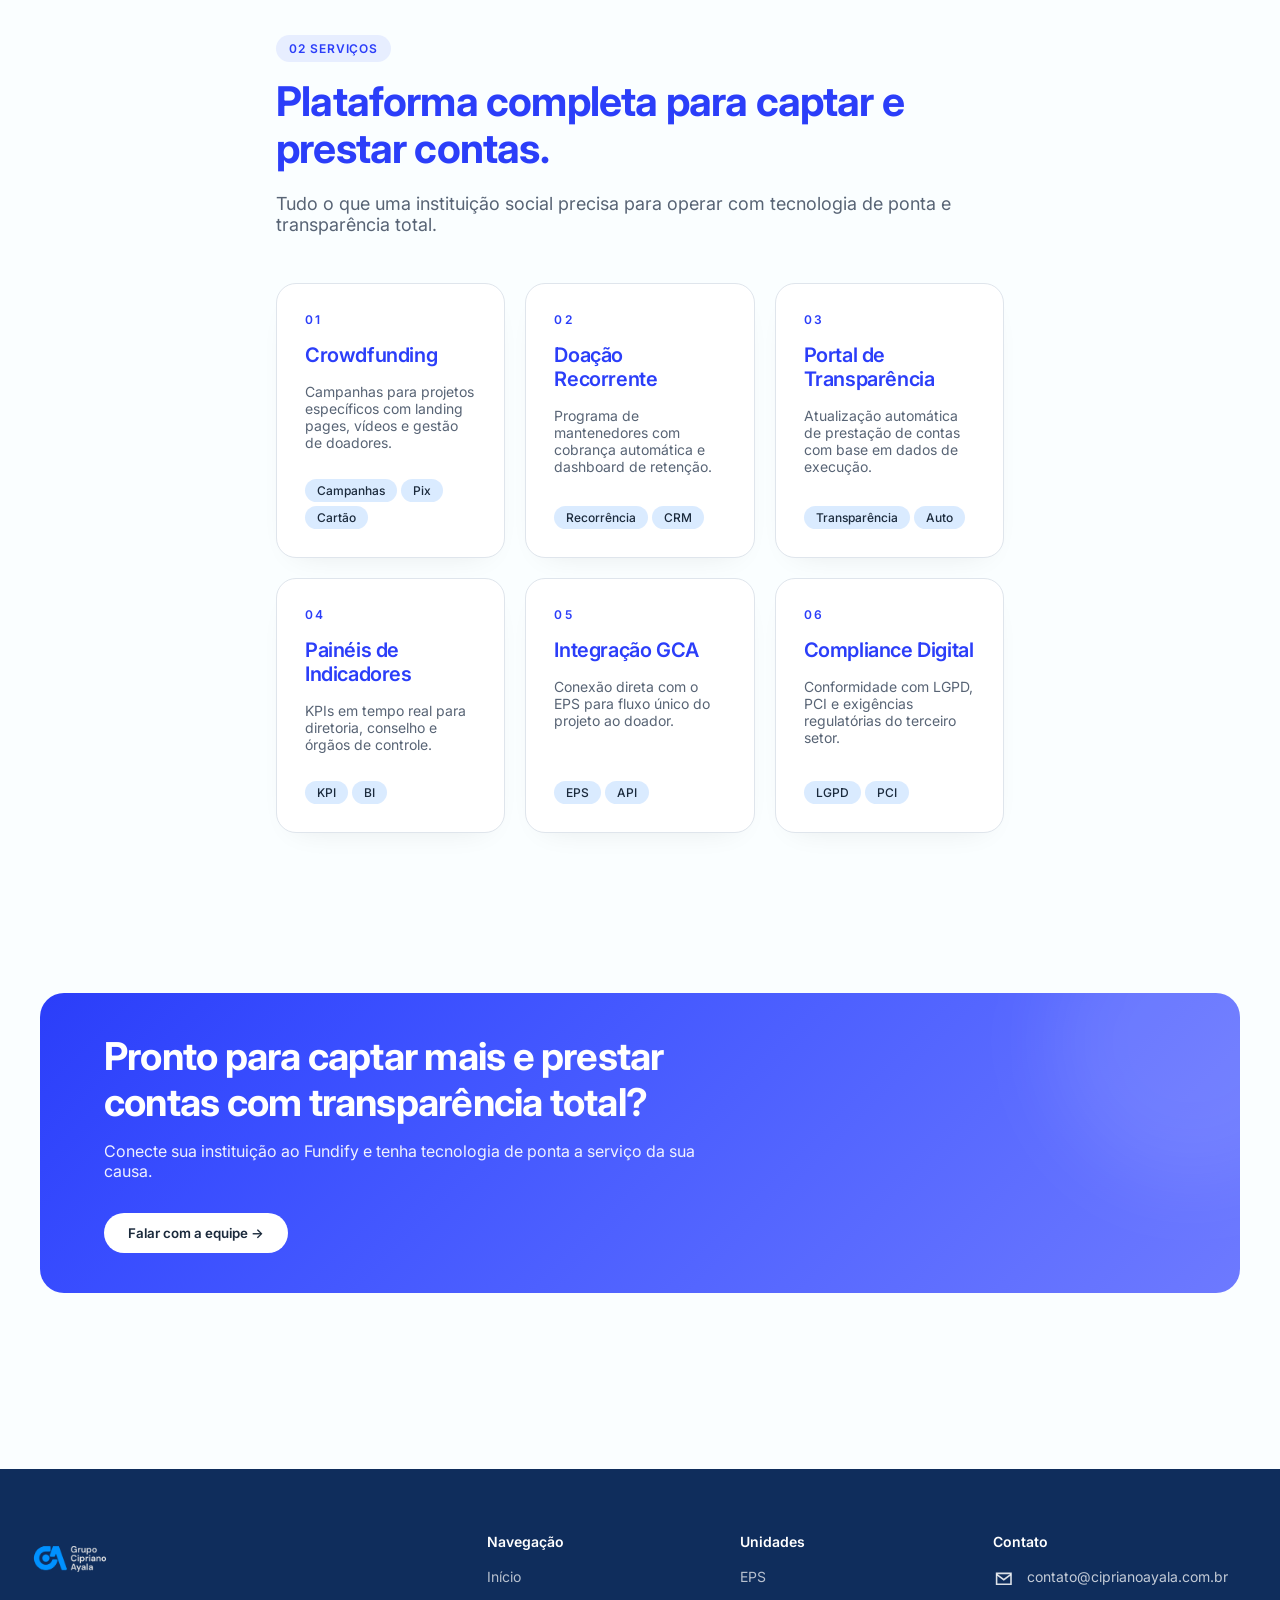
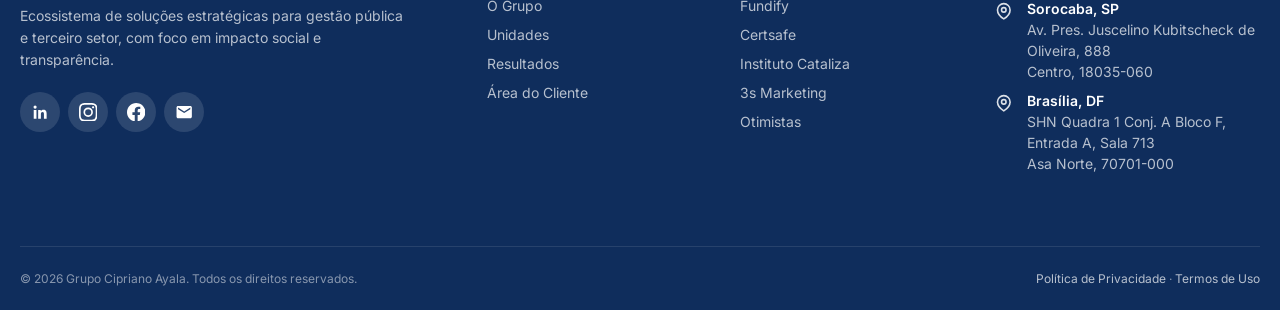
<file: fundify/index.html>
<!DOCTYPE html>
<html lang="pt-BR">
<head>
  <meta charset="UTF-8">
  <meta name="viewport" content="width=device-width, initial-scale=1.0">
  <!-- Google tag (gtag.js) -->
  <script async src="https://www.googletagmanager.com/gtag/js?id=AW-376444699"></script>
  <script>
    window.dataLayer = window.dataLayer || [];
    function gtag(){dataLayer.push(arguments);}
    gtag('js', new Date());

    gtag('config', 'AW-376444699');
  </script>
  <!-- Meta Pixel Code -->
  <script>
  !function(f,b,e,v,n,t,s)
  {if(f.fbq)return;n=f.fbq=function(){n.callMethod?
  n.callMethod.apply(n,arguments):n.queue.push(arguments)};
  if(!f._fbq)f._fbq=n;n.push=n;n.loaded=!0;n.version='2.0';
  n.queue=[];t=b.createElement(e);t.async=!0;
  t.src=v;s=b.getElementsByTagName(e)[0];
  s.parentNode.insertBefore(t,s)}(window, document,'script',
  'https://connect.facebook.net/en_US/fbevents.js');
  fbq('init', '1135954673693967');
  fbq('track', 'PageView');
  </script>
  <noscript><img height="1" width="1" style="display:none"
  src="https://www.facebook.com/tr?id=1135954673693967&ev=PageView&noscript=1"
  /></noscript>
  <!-- End Meta Pixel Code -->
  <title>Fundify Captação digital e transparência · Grupo Cipriano Ayala</title>
  <meta name="description" content="Fundify é a plataforma do GCA para captação digital e transparência. Crowdfunding para causas, doações recorrentes e portal de transparência automático em conformidade com TCU, CGU e TCEs.">
  <link rel="icon" href="../assets/images/favicon.svg" type="image/svg+xml">
  <link rel="icon" href="../assets/images/favicon.ico" sizes="any">
  <link rel="apple-touch-icon" href="../assets/images/favicon.png">
  <link rel="stylesheet" href="../assets/css/style.css?v=7">
</head>
<body class="theme-fundify">
<header class="site-header">
  <div class="container-x inner">
    <a href="../index.html" class="logo"><img src="../assets/images/logo-gca.png" alt="Grupo Cipriano Ayala"></a>
    <nav class="site-nav" aria-label="Principal">
      <a href="../index.html">Início</a>
      <a href="../index.html#grupo">O Grupo</a>
      <a href="../index.html#unidades">Unidades</a>
      <a href="../index.html#resultados">Resultados</a>
    </nav>
    <a href="../area-cliente/index.html" class="btn-primary">Área do Cliente →</a>
    <button class="menu-toggle" type="button" aria-label="Menu"><span></span><span></span><span></span></button>
  </div>
  <nav id="mobile-nav" class="mobile-nav" aria-label="Mobile">
    <a href="../index.html">Início</a>
    <a href="../index.html#grupo">O Grupo</a>
    <a href="../index.html#unidades">Unidades</a>
    <a href="../index.html#resultados">Resultados</a>
    <a href="../area-cliente/index.html">Área do Cliente</a>
  </nav>
</header>
<main>

<section class="hero-section">
  <div class="container-x" style="padding-top:4rem;padding-bottom:5rem">
    <a href="../index.html" class="back-link">← Voltar ao Grupo</a>
    <div style="margin-top:2rem;display:flex;align-items:center;gap:0.75rem">
      <img src="../assets/logos/logo-fundify.svg" alt="Fundify" style="height:2.25rem">
      <span class="text-muted" style="font-size:0.75rem;text-transform:uppercase;letter-spacing:0.18em">· Grupo Cipriano Ayala</span>
    </div>
    <h1 class="unit-hero-title">Tecnologia para <span class="text-brand">captar mais</span> e prestar contas com confiança.</h1>
    <p class="text-muted" style="margin-top:1.5rem;font-size:1.125rem;max-width:42rem">Fundify é a plataforma do GCA para captação digital e transparência. Crowdfunding para causas, doações recorrentes e portal de transparência automático em conformidade com TCU, CGU e TCEs.</p>
    <div style="margin-top:2rem;display:flex;flex-wrap:wrap;gap:0.75rem">
      <button type="button" class="btn-primary" data-open-lead data-source="Fundify">Falar com um especialista →</button>
      <a href="#servicos" class="btn-ghost">Conhecer a atuação</a>
    </div>
    <div class="container-x stats-row stats-row--unit"><div class="stat-card card-soft"><div class="stat-num">+R$ 50M</div><p class="stat-label">captados em campanhas digitais</p></div><div class="stat-card card-soft"><div class="stat-num">+200</div><p class="stat-label">instituições conectadas</p></div><div class="stat-card card-soft"><div class="stat-num">100%</div><p class="stat-label">transparência automatizada</p></div><div class="stat-card card-soft"><div class="stat-num">24/7</div><p class="stat-label">operação na nuvem</p></div></div>
    
  </div>
</section>
<section class="section-py"><div class="container-x two-col">
  <div>
    <span class="pill">01 Nossa atuação</span>
    <h2 class="section-title mt-4">Doações, transparência e dados em uma plataforma só.</h2>
    <p class="section-lead">Fundify une o que toda instituição social precisa: ferramentas para arrecadar com público amplo e um portal de transparência que se atualiza sozinho com base nos dados da execução.</p>
    <ul class="check-list mt-6"><li><span class="check-icon">✓</span>Páginas de campanha customizadas para cada causa</li><li><span class="check-icon">✓</span>Doações recorrentes via Pix, cartão e boleto</li><li><span class="check-icon">✓</span>Portal de transparência automatizado</li><li><span class="check-icon">✓</span>Painéis com indicadores em tempo real</li></ul>
  </div>
  <div class="pillars-grid">
    <article class="pillar-tile"><span class="pillar-num">01</span><h3 class="pillar-title">Captação digital</h3></article>
    <article class="pillar-tile"><span class="pillar-num">02</span><h3 class="pillar-title">Portal público</h3></article>
    <article class="pillar-tile"><span class="pillar-num">03</span><h3 class="pillar-title">Dados em tempo real</h3></article>
    <article class="pillar-tile"><span class="pillar-num">04</span><h3 class="pillar-title">Comunidade engajada</h3></article>
  </div>
</div></section>
<section id="servicos" class="section-py"><div class="container-x max-w-3xl">
  <span class="pill">02 Serviços</span>
  <h2 class="section-title mt-4">Plataforma completa para captar e prestar contas.</h2>
  <p class="section-lead">Tudo o que uma instituição social precisa para operar com tecnologia de ponta e transparência total.</p>
  <div class="services-grid">
    <article class="card-soft service-card">
      <div class="text-brand" style="font-size:0.75rem;font-weight:600;letter-spacing:0.2em">01</div>
      <h3 style="font-size:1.25rem;font-weight:600">Crowdfunding</h3>
      <p class="text-muted" style="font-size:0.875rem">Campanhas para projetos específicos com landing pages, vídeos e gestão de doadores.</p>
      <div class="tags"><span class="tag">Campanhas</span><span class="tag">Pix</span><span class="tag">Cartão</span></div>
    </article>
    <article class="card-soft service-card">
      <div class="text-brand" style="font-size:0.75rem;font-weight:600;letter-spacing:0.2em">02</div>
      <h3 style="font-size:1.25rem;font-weight:600">Doação Recorrente</h3>
      <p class="text-muted" style="font-size:0.875rem">Programa de mantenedores com cobrança automática e dashboard de retenção.</p>
      <div class="tags"><span class="tag">Recorrência</span><span class="tag">CRM</span></div>
    </article>
    <article class="card-soft service-card">
      <div class="text-brand" style="font-size:0.75rem;font-weight:600;letter-spacing:0.2em">03</div>
      <h3 style="font-size:1.25rem;font-weight:600">Portal de Transparência</h3>
      <p class="text-muted" style="font-size:0.875rem">Atualização automática de prestação de contas com base em dados de execução.</p>
      <div class="tags"><span class="tag">Transparência</span><span class="tag">Auto</span></div>
    </article>
    <article class="card-soft service-card">
      <div class="text-brand" style="font-size:0.75rem;font-weight:600;letter-spacing:0.2em">04</div>
      <h3 style="font-size:1.25rem;font-weight:600">Painéis de Indicadores</h3>
      <p class="text-muted" style="font-size:0.875rem">KPIs em tempo real para diretoria, conselho e órgãos de controle.</p>
      <div class="tags"><span class="tag">KPI</span><span class="tag">BI</span></div>
    </article>
    <article class="card-soft service-card">
      <div class="text-brand" style="font-size:0.75rem;font-weight:600;letter-spacing:0.2em">05</div>
      <h3 style="font-size:1.25rem;font-weight:600">Integração GCA</h3>
      <p class="text-muted" style="font-size:0.875rem">Conexão direta com o EPS para fluxo único do projeto ao doador.</p>
      <div class="tags"><span class="tag">EPS</span><span class="tag">API</span></div>
    </article>
    <article class="card-soft service-card">
      <div class="text-brand" style="font-size:0.75rem;font-weight:600;letter-spacing:0.2em">06</div>
      <h3 style="font-size:1.25rem;font-weight:600">Compliance Digital</h3>
      <p class="text-muted" style="font-size:0.875rem">Conformidade com LGPD, PCI e exigências regulatórias do terceiro setor.</p>
      <div class="tags"><span class="tag">LGPD</span><span class="tag">PCI</span></div>
    </article></div>
</section>
<section class="section-py"><div class="container-x">
  <div class="cta-banner">
    <h2>Pronto para captar mais e prestar contas com transparência total?</h2>
    <p>Conecte sua instituição ao Fundify e tenha tecnologia de ponta a serviço da sua causa.</p>
    <button type="button" class="btn-white" data-open-lead data-source="Fundify">Falar com a equipe →</button>
  </div>
</div></section>
</main>
<footer class="site-footer">
  <div class="container-x footer-grid">
    <div class="footer-brand">
      <a href="../index.html"><img src="../assets/images/logo-gca.png" alt="Grupo Cipriano Ayala" class="footer-logo"></a>
      <p class="footer-desc">Ecossistema de soluções estratégicas para gestão pública e terceiro setor, com foco em impacto social e transparência.</p>
            <div class="social-links">
        <a href="https://www.linkedin.com/company/grupo-cipriano-ayala" target="_blank" rel="noopener noreferrer" aria-label="LinkedIn">
          <svg viewBox="0 0 24 24" aria-hidden="true"><path fill="currentColor" d="M20.45 20.45h-3.56v-5.57c0-1.33-.03-3.04-1.85-3.04-1.85 0-2.13 1.45-2.13 2.94v5.67H9.35V9h3.41v1.56h.05c.47-.9 1.63-1.85 3.35-1.85 3.58 0 4.24 2.36 4.24 5.43v6.31zM5.34 7.43a2.06 2.06 0 1 1 0-4.12 2.06 2.06 0 0 1 0 4.12zM7.12 20.45H3.56V9h3.56v11.45z"/></svg>
        </a>
        <a href="https://www.instagram.com/grupociprianoayala" target="_blank" rel="noopener noreferrer" aria-label="Instagram">
          <svg viewBox="0 0 24 24" aria-hidden="true"><path fill="currentColor" d="M12 2.16c3.2 0 3.58.01 4.84.07 1.17.05 1.8.25 2.22.41.56.22.96.48 1.38.9.42.42.68.82.9 1.38.16.42.36 1.05.41 2.22.06 1.26.07 1.64.07 4.84s-.01 3.58-.07 4.84c-.05 1.17-.25 1.8-.41 2.22-.22.56-.48.96-.9 1.38-.42.42-.82.68-1.38.9-.42.16-1.05.36-2.22.41-1.26.06-1.64.07-4.84.07s-3.58-.01-4.84-.07c-1.17-.05-1.8-.25-2.22-.41-.56-.22-.96-.48-1.38-.9-.42-.42-.68-.82-.9-1.38-.16-.42-.36-1.05-.41-2.22-.06-1.26-.07-1.64-.07-4.84s.01-3.58.07-4.84c.05-1.17.25-1.8.41-2.22.22-.56.48-.96.9-1.38.42-.42.82-.68 1.38-.9.42-.16 1.05-.36 2.22-.41 1.26-.06 1.64-.07 4.84-.07zm0-2.16C8.74 0 8.33.01 7.05.07 5.78.13 4.87.34 4.1.62c-.8.31-1.48.72-2.15 1.39C1.28 2.68.87 3.36.56 4.16c-.28.77-.49 1.68-.55 2.95C.01 8.33 0 8.74 0 12s.01 3.67.07 4.95c.06 1.27.27 2.18.55 2.95.31.8.72 1.48 1.39 2.15.67.67 1.35 1.08 2.15 1.39.77.28 1.68.49 2.95.55 1.28.06 1.69.07 4.95.07s3.67-.01 4.95-.07c1.27-.06 2.18-.27 2.95-.55.8-.31 1.48-.72 2.15-1.39.67-.67 1.08-1.35 1.39-2.15.28-.77.49-1.68.55-2.95.06-1.28.07-1.69.07-4.95s-.01-3.67-.07-4.95c-.06-1.27-.27-2.18-.55-2.95-.31-.8-.72-1.48-1.39-2.15-.67-.67-1.35-1.08-2.15-1.39-.77-.28-1.68-.49-2.95-.55C15.67.01 15.26 0 12 0z"/><path fill="currentColor" d="M12 5.84a6.16 6.16 0 1 0 0 12.32 6.16 6.16 0 0 0 0-12.32zm0 10.16a3.99 3.99 0 1 1 0-7.98 3.99 3.99 0 0 1 0 7.98zm6.4-11.85a1.44 1.44 0 1 0 0 2.88 1.44 1.44 0 0 0 0-2.88z"/></svg>
        </a>
        <a href="https://www.facebook.com/grupociprianoayala" target="_blank" rel="noopener noreferrer" aria-label="Facebook">
          <svg viewBox="0 0 24 24" aria-hidden="true"><path fill="currentColor" d="M24 12.07C24 5.41 18.63 0 12 0S0 5.41 0 12.07c0 6.02 4.39 11.01 10.13 11.91v-8.41H7.08v-3.5h3.05V9.41c0-3.01 1.79-4.67 4.54-4.67 1.31 0 2.68.23 2.68.23v2.95h-1.51c-1.49 0-1.95.92-1.95 1.87v2.24h3.32l-.53 3.5h-2.79v8.41C19.61 23.08 24 18.09 24 12.07z"/></svg>
        </a>
        <a href="mailto:contato@ciprianoayala.com.br" aria-label="Email">
          <svg viewBox="0 0 24 24" aria-hidden="true"><path fill="currentColor" d="M20 4H4c-1.1 0-2 .9-2 2v12c0 1.1.9 2 2 2h16c1.1 0 2-.9 2-2V6c0-1.1-.9-2-2-2zm0 4-8 5L4 8V6l8 5 8-5v2z"/></svg>
        </a>
      </div>
    </div>
    <div class="footer-col">
      <h4>Navegação</h4>
      <ul class="footer-links">
        <li><a href="../index.html">Início</a></li>
        <li><a href="../index.html#grupo">O Grupo</a></li>
        <li><a href="../index.html#unidades">Unidades</a></li>
        <li><a href="../index.html#resultados">Resultados</a></li>
        <li><a href="../area-cliente/index.html">Área do Cliente</a></li>
      </ul>
    </div>
    <div class="footer-col">
      <h4>Unidades</h4>
      <ul class="footer-links">
        <li><a href="../eps/index.html">EPS</a></li>
        <li><a href="../fundify/index.html">Fundify</a></li>
        <li><a href="../certisafe/index.html">Certsafe</a></li>
        <li><a href="../cataliza/index.html">Instituto Cataliza</a></li>
        <li><a href="../3s-marketing/index.html">3s Marketing</a></li>
        <li><a href="../otimistas/index.html">Otimistas</a></li>
      </ul>
    </div>
    <div class="footer-col">
      <h4>Contato</h4>
      <ul class="footer-links footer-contact">
        <li class="footer-contact-item">
          <span class="footer-contact-icon" aria-hidden="true"><svg viewBox="0 0 24 24" fill="none" stroke="currentColor" stroke-width="1.75"><path d="M4 6h16v12H4z"/><path d="m4 7 8 6 8-6"/></svg></span>
          <span><a href="mailto:contato@ciprianoayala.com.br">contato@ciprianoayala.com.br</a></span>
        </li>
        <li class="footer-contact-item">
          <span class="footer-contact-icon" aria-hidden="true"><svg viewBox="0 0 24 24" fill="none" stroke="currentColor" stroke-width="1.75"><path d="M12 21s7-4.35 7-10a7 7 0 1 0-14 0c0 5.65 7 10 7 10z"/><circle cx="12" cy="11" r="2.5"/></svg></span>
          <span><strong>Sorocaba, SP</strong><br>Av. Pres. Juscelino Kubitscheck de Oliveira, 888<br>Centro, 18035-060</span>
        </li>
        <li class="footer-contact-item">
          <span class="footer-contact-icon" aria-hidden="true"><svg viewBox="0 0 24 24" fill="none" stroke="currentColor" stroke-width="1.75"><path d="M12 21s7-4.35 7-10a7 7 0 1 0-14 0c0 5.65 7 10 7 10z"/><circle cx="12" cy="11" r="2.5"/></svg></span>
          <span><strong>Brasília, DF</strong><br>SHN Quadra 1 Conj. A Bloco F, Entrada A, Sala 713<br>Asa Norte, 70701-000</span>
        </li>
      </ul>
    </div>
  </div>
  <div class="footer-bottom container-x">
    <p>© 2026 Grupo Cipriano Ayala. Todos os direitos reservados.</p>
    <div class="footer-legal"><a href="#">Política de Privacidade</a> · <a href="#">Termos de Uso</a></div>
  </div>
</footer>
<div id="lead-modal" class="modal-overlay" role="dialog" aria-modal="true" aria-labelledby="modal-title">
  <div class="modal-wrap"><div class="modal">
    <button type="button" class="modal-close" data-close-modal aria-label="Fechar">×</button>
    <h2 id="modal-title">Falar com um especialista</h2>
    <p class="desc">Preencha os dados abaixo e continuaremos a conversa direto pelo WhatsApp.</p>
    <p class="error form-error" aria-live="polite"></p>
    <form>
      <label for="nome">Nome completo</label><input id="nome" name="nome" required maxlength="100">
      <label for="razao">Razão social</label><input id="razao" name="razao" required maxlength="150">
      <div class="row">
        <div><label for="cnpj">CNPJ</label><input id="cnpj" name="cnpj" required maxlength="20" placeholder="00.000.000/0000-00"></div>
        <div><label for="telefone">Telefone</label><input id="telefone" name="telefone" required maxlength="20" placeholder="(00) 00000-0000"></div>
      </div>
      <label for="email">Email</label><input id="email" name="email" type="email" required maxlength="150">
      <button type="submit" class="btn-primary" style="width:100%;justify-content:center">Enviar pelo WhatsApp</button>
    </form>
  </div></div>
</div>
<a class="whatsapp-float" href="https://wa.me/5515998589225?text=Ol%C3%A1!%20Gostaria%20de%20falar%20com%20um%20especialista%20do%20Grupo%20Cipriano%20Ayala." target="_blank" rel="noopener">WhatsApp</a>
<script src="../assets/js/main.js"></script>
</body>
</html>
</file>
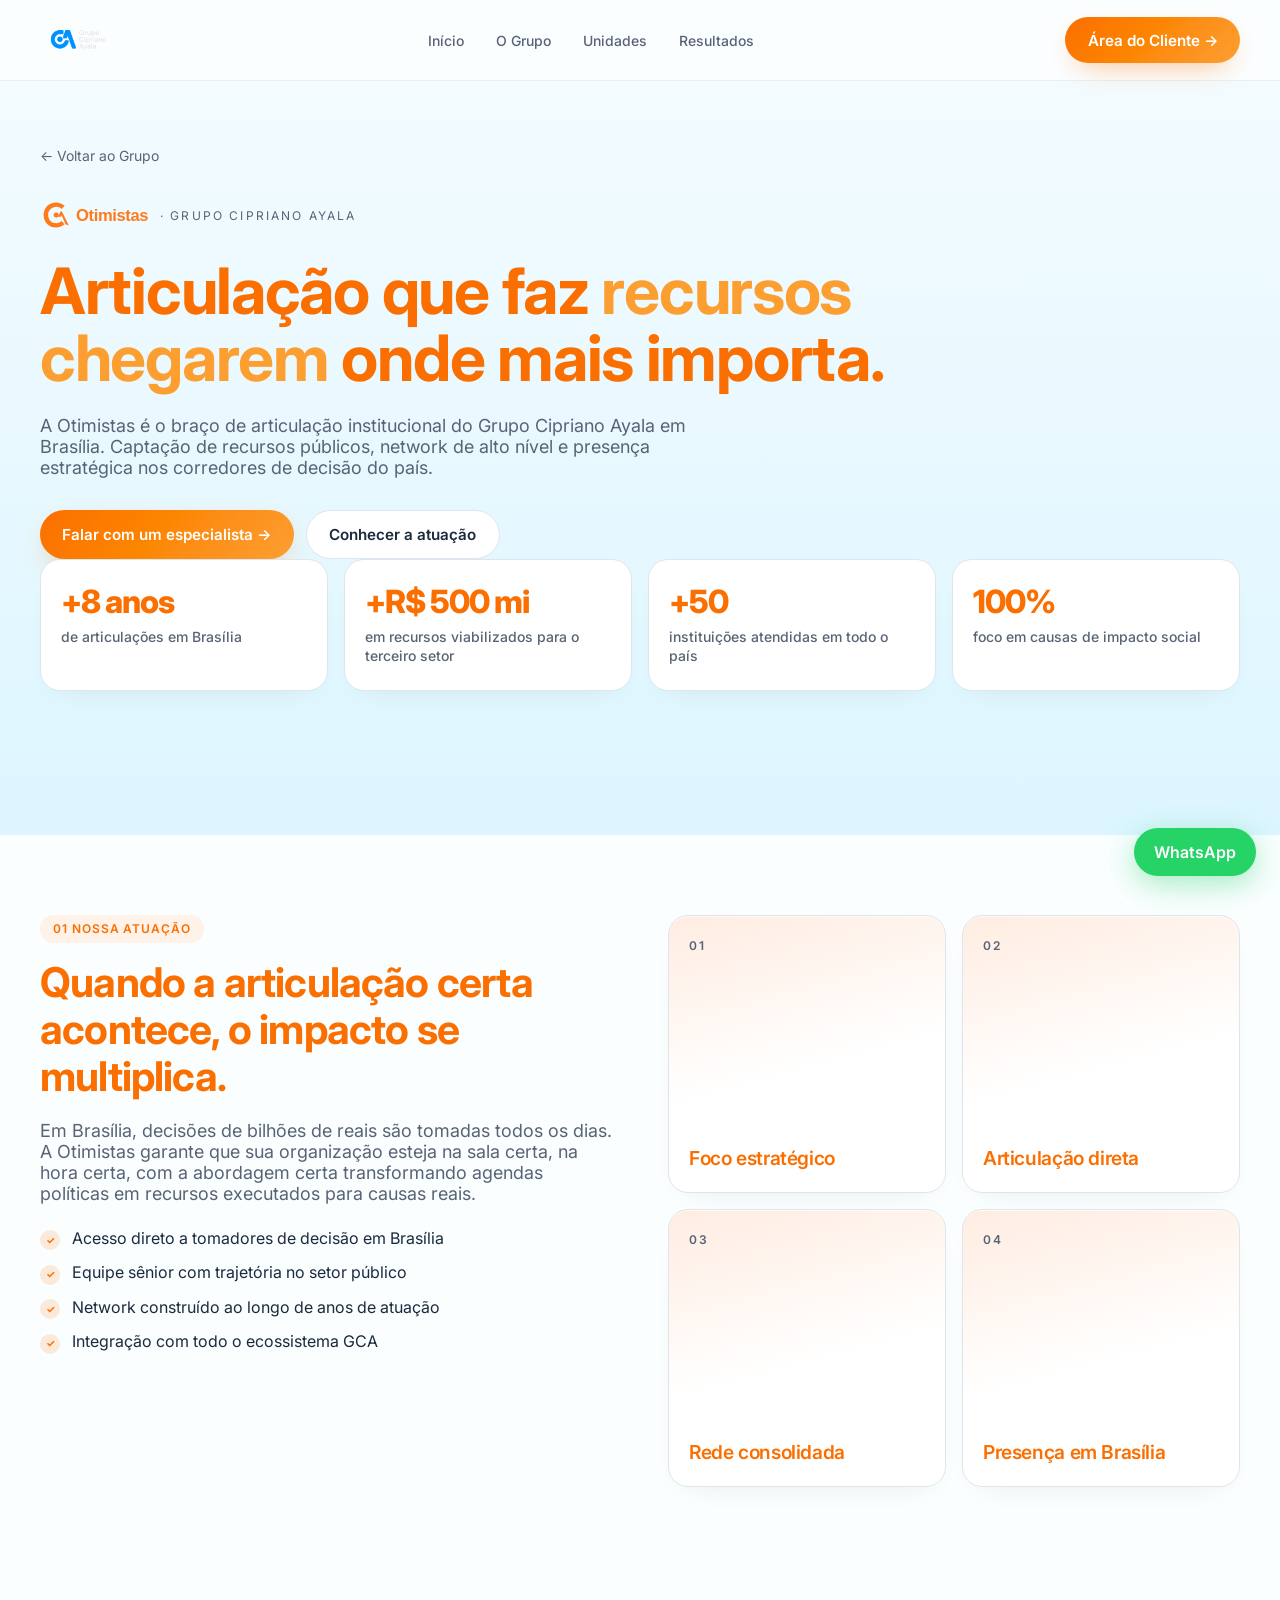
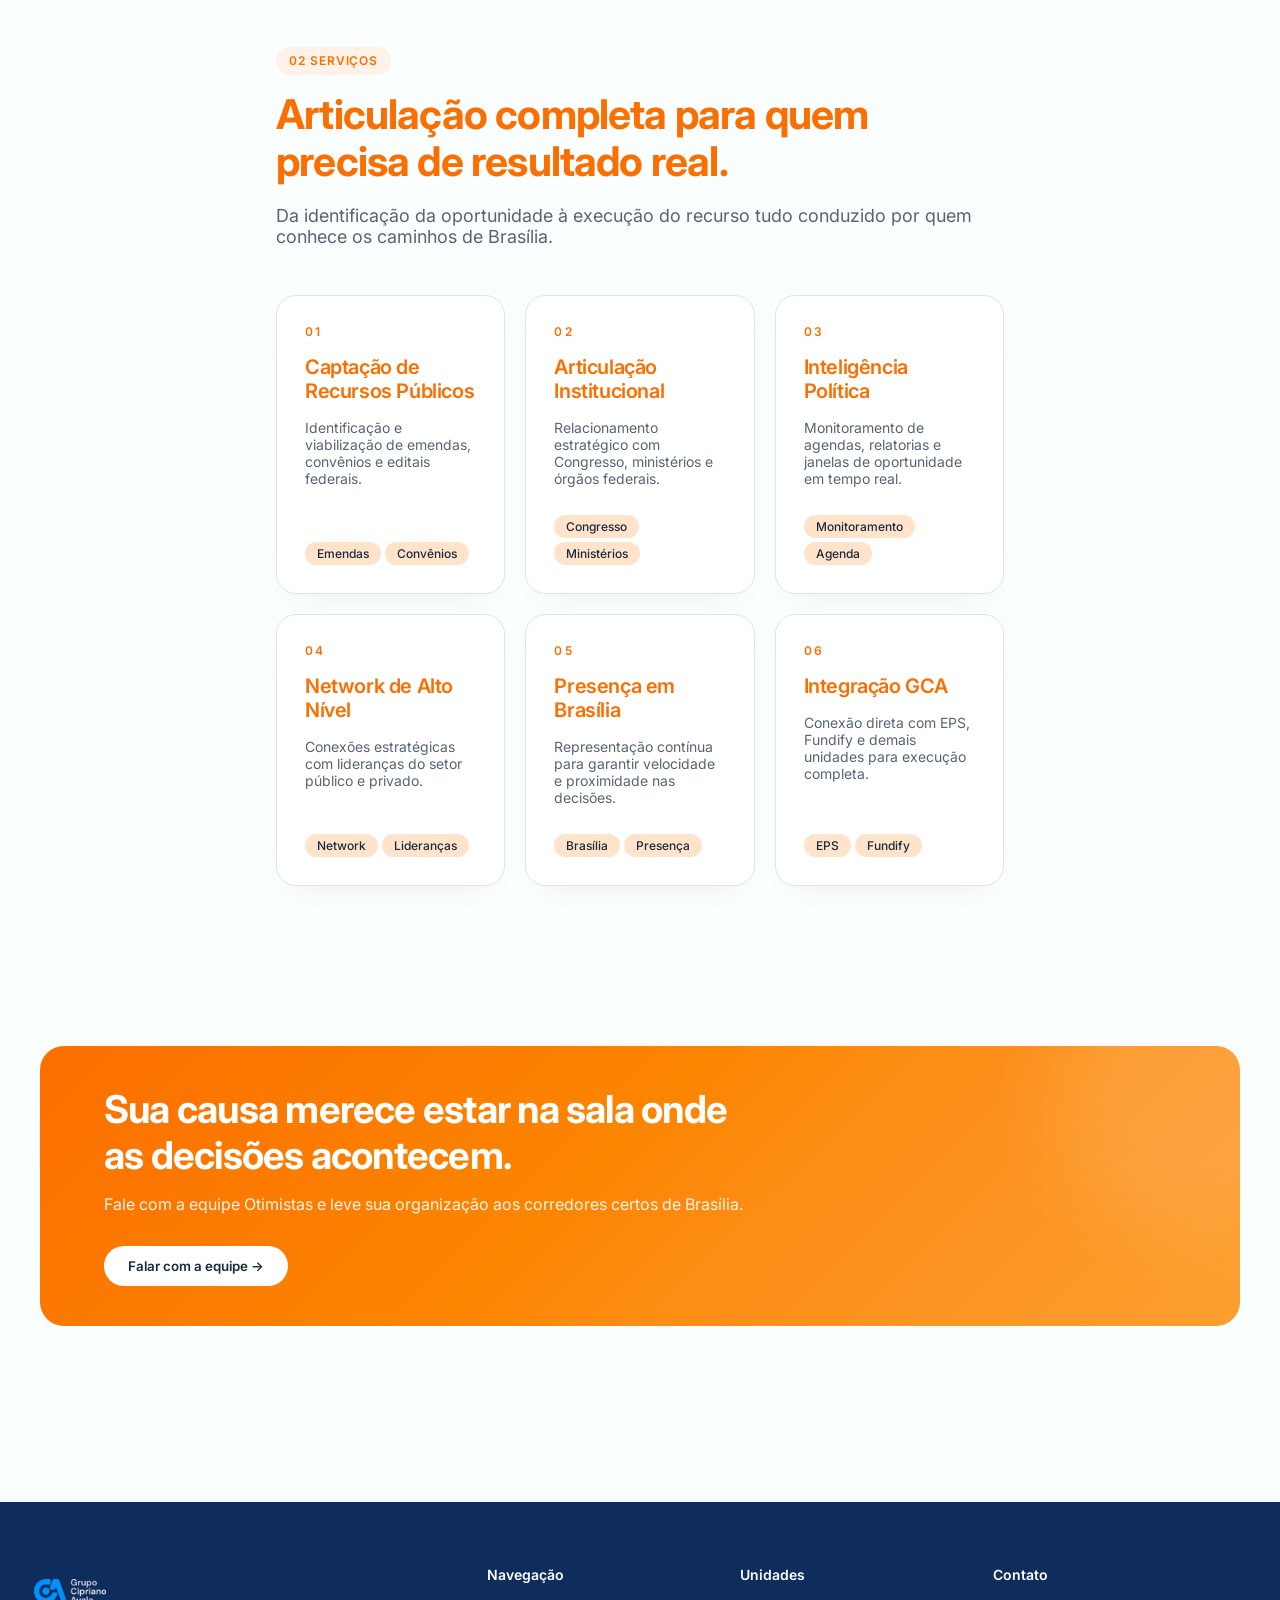
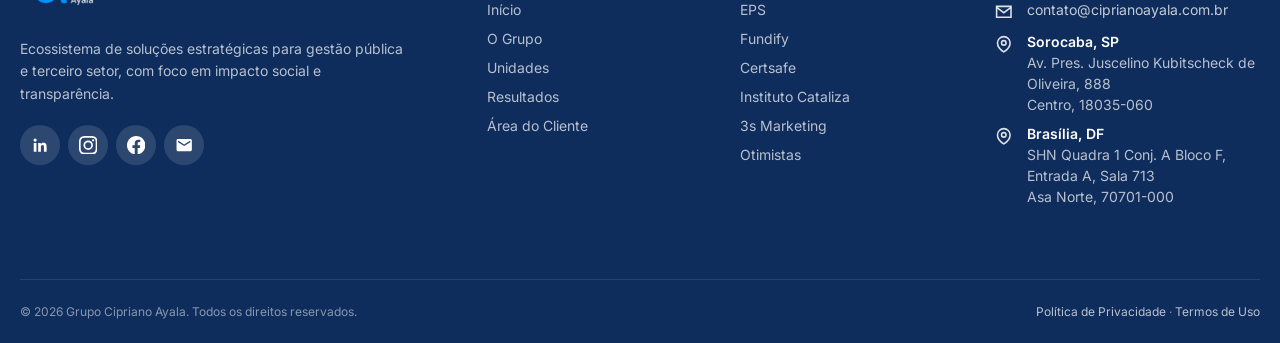
<file: otimistas/index.html>
<!DOCTYPE html>
<html lang="pt-BR">
<head>
  <meta charset="UTF-8">
  <meta name="viewport" content="width=device-width, initial-scale=1.0">
  <!-- Google tag (gtag.js) -->
  <script async src="https://www.googletagmanager.com/gtag/js?id=AW-376444699"></script>
  <script>
    window.dataLayer = window.dataLayer || [];
    function gtag(){dataLayer.push(arguments);}
    gtag('js', new Date());

    gtag('config', 'AW-376444699');
  </script>
  <!-- Meta Pixel Code -->
  <script>
  !function(f,b,e,v,n,t,s)
  {if(f.fbq)return;n=f.fbq=function(){n.callMethod?
  n.callMethod.apply(n,arguments):n.queue.push(arguments)};
  if(!f._fbq)f._fbq=n;n.push=n;n.loaded=!0;n.version='2.0';
  n.queue=[];t=b.createElement(e);t.async=!0;
  t.src=v;s=b.getElementsByTagName(e)[0];
  s.parentNode.insertBefore(t,s)}(window, document,'script',
  'https://connect.facebook.net/en_US/fbevents.js');
  fbq('init', '1135954673693967');
  fbq('track', 'PageView');
  </script>
  <noscript><img height="1" width="1" style="display:none"
  src="https://www.facebook.com/tr?id=1135954673693967&ev=PageView&noscript=1"
  /></noscript>
  <!-- End Meta Pixel Code -->
  <title>Otimistas Articulação institucional em Brasília · Grupo Cipriano Ayala</title>
  <meta name="description" content="A Otimistas é o braço de articulação institucional do Grupo Cipriano Ayala em Brasília. Captação de recursos públicos, network de alto nível e presença estratégica nos corredores de decisão do país.">
  <link rel="icon" href="../assets/images/favicon.svg" type="image/svg+xml">
  <link rel="icon" href="../assets/images/favicon.ico" sizes="any">
  <link rel="apple-touch-icon" href="../assets/images/favicon.png">
  <link rel="stylesheet" href="../assets/css/style.css?v=7">
</head>
<body class="theme-otimistas">
<header class="site-header">
  <div class="container-x inner">
    <a href="../index.html" class="logo"><img src="../assets/images/logo-gca.png" alt="Grupo Cipriano Ayala"></a>
    <nav class="site-nav" aria-label="Principal">
      <a href="../index.html">Início</a>
      <a href="../index.html#grupo">O Grupo</a>
      <a href="../index.html#unidades">Unidades</a>
      <a href="../index.html#resultados">Resultados</a>
    </nav>
    <a href="../area-cliente/index.html" class="btn-primary">Área do Cliente →</a>
    <button class="menu-toggle" type="button" aria-label="Menu"><span></span><span></span><span></span></button>
  </div>
  <nav id="mobile-nav" class="mobile-nav" aria-label="Mobile">
    <a href="../index.html">Início</a>
    <a href="../index.html#grupo">O Grupo</a>
    <a href="../index.html#unidades">Unidades</a>
    <a href="../index.html#resultados">Resultados</a>
    <a href="../area-cliente/index.html">Área do Cliente</a>
  </nav>
</header>
<main>

<section class="hero-section">
  <div class="container-x" style="padding-top:4rem;padding-bottom:5rem">
    <a href="../index.html" class="back-link">← Voltar ao Grupo</a>
    <div style="margin-top:2rem;display:flex;align-items:center;gap:0.75rem">
      <img src="../assets/logos/logo-otimistas.svg" alt="Otimistas" style="height:2.25rem">
      <span class="text-muted" style="font-size:0.75rem;text-transform:uppercase;letter-spacing:0.18em">· Grupo Cipriano Ayala</span>
    </div>
    <h1 class="unit-hero-title">Articulação que faz <span class="text-brand">recursos chegarem</span> onde mais importa.</h1>
    <p class="text-muted" style="margin-top:1.5rem;font-size:1.125rem;max-width:42rem">A Otimistas é o braço de articulação institucional do Grupo Cipriano Ayala em Brasília. Captação de recursos públicos, network de alto nível e presença estratégica nos corredores de decisão do país.</p>
    <div style="margin-top:2rem;display:flex;flex-wrap:wrap;gap:0.75rem">
      <button type="button" class="btn-primary" data-open-lead data-source="Otimistas">Falar com um especialista →</button>
      <a href="#servicos" class="btn-ghost">Conhecer a atuação</a>
    </div>
    <div class="container-x stats-row stats-row--unit"><div class="stat-card card-soft"><div class="stat-num">+8 anos</div><p class="stat-label">de articulações em Brasília</p></div><div class="stat-card card-soft"><div class="stat-num">+R$ 500 mi</div><p class="stat-label">em recursos viabilizados para o terceiro setor</p></div><div class="stat-card card-soft"><div class="stat-num">+50</div><p class="stat-label">instituições atendidas em todo o país</p></div><div class="stat-card card-soft"><div class="stat-num">100%</div><p class="stat-label">foco em causas de impacto social</p></div></div>
    
  </div>
</section>
<section class="section-py"><div class="container-x two-col">
  <div>
    <span class="pill">01 Nossa atuação</span>
    <h2 class="section-title mt-4">Quando a articulação certa acontece, o impacto se multiplica.</h2>
    <p class="section-lead">Em Brasília, decisões de bilhões de reais são tomadas todos os dias. A Otimistas garante que sua organização esteja na sala certa, na hora certa, com a abordagem certa transformando agendas políticas em recursos executados para causas reais.</p>
    <ul class="check-list mt-6"><li><span class="check-icon">✓</span>Acesso direto a tomadores de decisão em Brasília</li><li><span class="check-icon">✓</span>Equipe sênior com trajetória no setor público</li><li><span class="check-icon">✓</span>Network construído ao longo de anos de atuação</li><li><span class="check-icon">✓</span>Integração com todo o ecossistema GCA</li></ul>
  </div>
  <div class="pillars-grid">
    <article class="pillar-tile"><span class="pillar-num">01</span><h3 class="pillar-title">Foco estratégico</h3></article>
    <article class="pillar-tile"><span class="pillar-num">02</span><h3 class="pillar-title">Articulação direta</h3></article>
    <article class="pillar-tile"><span class="pillar-num">03</span><h3 class="pillar-title">Rede consolidada</h3></article>
    <article class="pillar-tile"><span class="pillar-num">04</span><h3 class="pillar-title">Presença em Brasília</h3></article>
  </div>
</div></section>
<section id="servicos" class="section-py"><div class="container-x max-w-3xl">
  <span class="pill">02 Serviços</span>
  <h2 class="section-title mt-4">Articulação completa para quem precisa de resultado real.</h2>
  <p class="section-lead">Da identificação da oportunidade à execução do recurso tudo conduzido por quem conhece os caminhos de Brasília.</p>
  <div class="services-grid">
    <article class="card-soft service-card">
      <div class="text-brand" style="font-size:0.75rem;font-weight:600;letter-spacing:0.2em">01</div>
      <h3 style="font-size:1.25rem;font-weight:600">Captação de Recursos Públicos</h3>
      <p class="text-muted" style="font-size:0.875rem">Identificação e viabilização de emendas, convênios e editais federais.</p>
      <div class="tags"><span class="tag">Emendas</span><span class="tag">Convênios</span></div>
    </article>
    <article class="card-soft service-card">
      <div class="text-brand" style="font-size:0.75rem;font-weight:600;letter-spacing:0.2em">02</div>
      <h3 style="font-size:1.25rem;font-weight:600">Articulação Institucional</h3>
      <p class="text-muted" style="font-size:0.875rem">Relacionamento estratégico com Congresso, ministérios e órgãos federais.</p>
      <div class="tags"><span class="tag">Congresso</span><span class="tag">Ministérios</span></div>
    </article>
    <article class="card-soft service-card">
      <div class="text-brand" style="font-size:0.75rem;font-weight:600;letter-spacing:0.2em">03</div>
      <h3 style="font-size:1.25rem;font-weight:600">Inteligência Política</h3>
      <p class="text-muted" style="font-size:0.875rem">Monitoramento de agendas, relatorias e janelas de oportunidade em tempo real.</p>
      <div class="tags"><span class="tag">Monitoramento</span><span class="tag">Agenda</span></div>
    </article>
    <article class="card-soft service-card">
      <div class="text-brand" style="font-size:0.75rem;font-weight:600;letter-spacing:0.2em">04</div>
      <h3 style="font-size:1.25rem;font-weight:600">Network de Alto Nível</h3>
      <p class="text-muted" style="font-size:0.875rem">Conexões estratégicas com lideranças do setor público e privado.</p>
      <div class="tags"><span class="tag">Network</span><span class="tag">Lideranças</span></div>
    </article>
    <article class="card-soft service-card">
      <div class="text-brand" style="font-size:0.75rem;font-weight:600;letter-spacing:0.2em">05</div>
      <h3 style="font-size:1.25rem;font-weight:600">Presença em Brasília</h3>
      <p class="text-muted" style="font-size:0.875rem">Representação contínua para garantir velocidade e proximidade nas decisões.</p>
      <div class="tags"><span class="tag">Brasília</span><span class="tag">Presença</span></div>
    </article>
    <article class="card-soft service-card">
      <div class="text-brand" style="font-size:0.75rem;font-weight:600;letter-spacing:0.2em">06</div>
      <h3 style="font-size:1.25rem;font-weight:600">Integração GCA</h3>
      <p class="text-muted" style="font-size:0.875rem">Conexão direta com EPS, Fundify e demais unidades para execução completa.</p>
      <div class="tags"><span class="tag">EPS</span><span class="tag">Fundify</span></div>
    </article></div>
</section>
<section class="section-py"><div class="container-x">
  <div class="cta-banner">
    <h2>Sua causa merece estar na sala onde as decisões acontecem.</h2>
    <p>Fale com a equipe Otimistas e leve sua organização aos corredores certos de Brasília.</p>
    <button type="button" class="btn-white" data-open-lead data-source="Otimistas">Falar com a equipe →</button>
  </div>
</div></section>
</main>
<footer class="site-footer">
  <div class="container-x footer-grid">
    <div class="footer-brand">
      <a href="../index.html"><img src="../assets/images/logo-gca.png" alt="Grupo Cipriano Ayala" class="footer-logo"></a>
      <p class="footer-desc">Ecossistema de soluções estratégicas para gestão pública e terceiro setor, com foco em impacto social e transparência.</p>
            <div class="social-links">
        <a href="https://www.linkedin.com/company/grupo-cipriano-ayala" target="_blank" rel="noopener noreferrer" aria-label="LinkedIn">
          <svg viewBox="0 0 24 24" aria-hidden="true"><path fill="currentColor" d="M20.45 20.45h-3.56v-5.57c0-1.33-.03-3.04-1.85-3.04-1.85 0-2.13 1.45-2.13 2.94v5.67H9.35V9h3.41v1.56h.05c.47-.9 1.63-1.85 3.35-1.85 3.58 0 4.24 2.36 4.24 5.43v6.31zM5.34 7.43a2.06 2.06 0 1 1 0-4.12 2.06 2.06 0 0 1 0 4.12zM7.12 20.45H3.56V9h3.56v11.45z"/></svg>
        </a>
        <a href="https://www.instagram.com/grupociprianoayala" target="_blank" rel="noopener noreferrer" aria-label="Instagram">
          <svg viewBox="0 0 24 24" aria-hidden="true"><path fill="currentColor" d="M12 2.16c3.2 0 3.58.01 4.84.07 1.17.05 1.8.25 2.22.41.56.22.96.48 1.38.9.42.42.68.82.9 1.38.16.42.36 1.05.41 2.22.06 1.26.07 1.64.07 4.84s-.01 3.58-.07 4.84c-.05 1.17-.25 1.8-.41 2.22-.22.56-.48.96-.9 1.38-.42.42-.82.68-1.38.9-.42.16-1.05.36-2.22.41-1.26.06-1.64.07-4.84.07s-3.58-.01-4.84-.07c-1.17-.05-1.8-.25-2.22-.41-.56-.22-.96-.48-1.38-.9-.42-.42-.68-.82-.9-1.38-.16-.42-.36-1.05-.41-2.22-.06-1.26-.07-1.64-.07-4.84s.01-3.58.07-4.84c.05-1.17.25-1.8.41-2.22.22-.56.48-.96.9-1.38.42-.42.82-.68 1.38-.9.42-.16 1.05-.36 2.22-.41 1.26-.06 1.64-.07 4.84-.07zm0-2.16C8.74 0 8.33.01 7.05.07 5.78.13 4.87.34 4.1.62c-.8.31-1.48.72-2.15 1.39C1.28 2.68.87 3.36.56 4.16c-.28.77-.49 1.68-.55 2.95C.01 8.33 0 8.74 0 12s.01 3.67.07 4.95c.06 1.27.27 2.18.55 2.95.31.8.72 1.48 1.39 2.15.67.67 1.35 1.08 2.15 1.39.77.28 1.68.49 2.95.55 1.28.06 1.69.07 4.95.07s3.67-.01 4.95-.07c1.27-.06 2.18-.27 2.95-.55.8-.31 1.48-.72 2.15-1.39.67-.67 1.08-1.35 1.39-2.15.28-.77.49-1.68.55-2.95.06-1.28.07-1.69.07-4.95s-.01-3.67-.07-4.95c-.06-1.27-.27-2.18-.55-2.95-.31-.8-.72-1.48-1.39-2.15-.67-.67-1.35-1.08-2.15-1.39-.77-.28-1.68-.49-2.95-.55C15.67.01 15.26 0 12 0z"/><path fill="currentColor" d="M12 5.84a6.16 6.16 0 1 0 0 12.32 6.16 6.16 0 0 0 0-12.32zm0 10.16a3.99 3.99 0 1 1 0-7.98 3.99 3.99 0 0 1 0 7.98zm6.4-11.85a1.44 1.44 0 1 0 0 2.88 1.44 1.44 0 0 0 0-2.88z"/></svg>
        </a>
        <a href="https://www.facebook.com/grupociprianoayala" target="_blank" rel="noopener noreferrer" aria-label="Facebook">
          <svg viewBox="0 0 24 24" aria-hidden="true"><path fill="currentColor" d="M24 12.07C24 5.41 18.63 0 12 0S0 5.41 0 12.07c0 6.02 4.39 11.01 10.13 11.91v-8.41H7.08v-3.5h3.05V9.41c0-3.01 1.79-4.67 4.54-4.67 1.31 0 2.68.23 2.68.23v2.95h-1.51c-1.49 0-1.95.92-1.95 1.87v2.24h3.32l-.53 3.5h-2.79v8.41C19.61 23.08 24 18.09 24 12.07z"/></svg>
        </a>
        <a href="mailto:contato@ciprianoayala.com.br" aria-label="Email">
          <svg viewBox="0 0 24 24" aria-hidden="true"><path fill="currentColor" d="M20 4H4c-1.1 0-2 .9-2 2v12c0 1.1.9 2 2 2h16c1.1 0 2-.9 2-2V6c0-1.1-.9-2-2-2zm0 4-8 5L4 8V6l8 5 8-5v2z"/></svg>
        </a>
      </div>
    </div>
    <div class="footer-col">
      <h4>Navegação</h4>
      <ul class="footer-links">
        <li><a href="../index.html">Início</a></li>
        <li><a href="../index.html#grupo">O Grupo</a></li>
        <li><a href="../index.html#unidades">Unidades</a></li>
        <li><a href="../index.html#resultados">Resultados</a></li>
        <li><a href="../area-cliente/index.html">Área do Cliente</a></li>
      </ul>
    </div>
    <div class="footer-col">
      <h4>Unidades</h4>
      <ul class="footer-links">
        <li><a href="../eps/index.html">EPS</a></li>
        <li><a href="../fundify/index.html">Fundify</a></li>
        <li><a href="../certisafe/index.html">Certsafe</a></li>
        <li><a href="../cataliza/index.html">Instituto Cataliza</a></li>
        <li><a href="../3s-marketing/index.html">3s Marketing</a></li>
        <li><a href="../otimistas/index.html">Otimistas</a></li>
      </ul>
    </div>
    <div class="footer-col">
      <h4>Contato</h4>
      <ul class="footer-links footer-contact">
        <li class="footer-contact-item">
          <span class="footer-contact-icon" aria-hidden="true"><svg viewBox="0 0 24 24" fill="none" stroke="currentColor" stroke-width="1.75"><path d="M4 6h16v12H4z"/><path d="m4 7 8 6 8-6"/></svg></span>
          <span><a href="mailto:contato@ciprianoayala.com.br">contato@ciprianoayala.com.br</a></span>
        </li>
        <li class="footer-contact-item">
          <span class="footer-contact-icon" aria-hidden="true"><svg viewBox="0 0 24 24" fill="none" stroke="currentColor" stroke-width="1.75"><path d="M12 21s7-4.35 7-10a7 7 0 1 0-14 0c0 5.65 7 10 7 10z"/><circle cx="12" cy="11" r="2.5"/></svg></span>
          <span><strong>Sorocaba, SP</strong><br>Av. Pres. Juscelino Kubitscheck de Oliveira, 888<br>Centro, 18035-060</span>
        </li>
        <li class="footer-contact-item">
          <span class="footer-contact-icon" aria-hidden="true"><svg viewBox="0 0 24 24" fill="none" stroke="currentColor" stroke-width="1.75"><path d="M12 21s7-4.35 7-10a7 7 0 1 0-14 0c0 5.65 7 10 7 10z"/><circle cx="12" cy="11" r="2.5"/></svg></span>
          <span><strong>Brasília, DF</strong><br>SHN Quadra 1 Conj. A Bloco F, Entrada A, Sala 713<br>Asa Norte, 70701-000</span>
        </li>
      </ul>
    </div>
  </div>
  <div class="footer-bottom container-x">
    <p>© 2026 Grupo Cipriano Ayala. Todos os direitos reservados.</p>
    <div class="footer-legal"><a href="#">Política de Privacidade</a> · <a href="#">Termos de Uso</a></div>
  </div>
</footer>
<div id="lead-modal" class="modal-overlay" role="dialog" aria-modal="true" aria-labelledby="modal-title">
  <div class="modal-wrap"><div class="modal">
    <button type="button" class="modal-close" data-close-modal aria-label="Fechar">×</button>
    <h2 id="modal-title">Falar com um especialista</h2>
    <p class="desc">Preencha os dados abaixo e continuaremos a conversa direto pelo WhatsApp.</p>
    <p class="error form-error" aria-live="polite"></p>
    <form>
      <label for="nome">Nome completo</label><input id="nome" name="nome" required maxlength="100">
      <label for="razao">Razão social</label><input id="razao" name="razao" required maxlength="150">
      <div class="row">
        <div><label for="cnpj">CNPJ</label><input id="cnpj" name="cnpj" required maxlength="20" placeholder="00.000.000/0000-00"></div>
        <div><label for="telefone">Telefone</label><input id="telefone" name="telefone" required maxlength="20" placeholder="(00) 00000-0000"></div>
      </div>
      <label for="email">Email</label><input id="email" name="email" type="email" required maxlength="150">
      <button type="submit" class="btn-primary" style="width:100%;justify-content:center">Enviar pelo WhatsApp</button>
    </form>
  </div></div>
</div>
<a class="whatsapp-float" href="https://wa.me/5515998589225?text=Ol%C3%A1!%20Gostaria%20de%20falar%20com%20um%20especialista%20do%20Grupo%20Cipriano%20Ayala." target="_blank" rel="noopener">WhatsApp</a>
<script src="../assets/js/main.js"></script>
</body>
</html>
</file>
<file: assets/css/style.css>
@import url("https://fonts.googleapis.com/css2?family=Inter:wght@400;500;600;700;800&display=swap");

:root {
  --radius: 0.875rem;
  --background: oklch(0.995 0.005 240);
  --foreground: oklch(0.28 0.04 255);
  --ink: oklch(0.28 0.04 255);
  --heading: #2e9bff;
  --muted-foreground: oklch(0.5 0.03 255);
  --border: oklch(0.92 0.012 250);
  --brand: #2e9bff;
  --brand-2: #5cb4ff;
  --accent: oklch(0.94 0.05 250);
  --grad-hero: linear-gradient(180deg, oklch(0.985 0.012 240) 0%, oklch(0.96 0.04 245) 100%);
  --shadow-card: 0 1px 0 0 oklch(1 0 0 / 0.7) inset, 0 12px 30px -20px oklch(0 0 0 / 0.12);
  --shadow-elegant: 0 30px 80px -30px color-mix(in oklab, var(--brand) 35%, transparent);
  --footer-bg: #0f2d5c;
}

.theme-fundify { --brand: oklch(0.5 0.27 268); --brand-2: oklch(0.65 0.22 275); --heading: oklch(0.5 0.27 268); --accent: oklch(0.94 0.06 268); }
.theme-certisafe { --brand: oklch(0.7 0.18 155); --brand-2: oklch(0.78 0.14 160); --heading: oklch(0.7 0.18 155); --accent: oklch(0.94 0.06 155); }
.theme-cataliza { --brand: oklch(0.7 0.2 35); --brand-2: oklch(0.78 0.16 50); --heading: oklch(0.7 0.2 35); --accent: oklch(0.95 0.05 40); }
.theme-3s { --brand: oklch(0.45 0.25 295); --brand-2: oklch(0.6 0.22 300); --heading: oklch(0.45 0.25 295); --accent: oklch(0.94 0.06 295); }
.theme-otimistas { --brand: oklch(0.7 0.2 50); --brand-2: oklch(0.78 0.16 65); --heading: oklch(0.7 0.2 50); --accent: oklch(0.95 0.06 50); }

*, *::before, *::after { box-sizing: border-box; }
html { scroll-behavior: smooth; }
body {
  margin: 0;
  font-family: "Inter", ui-sans-serif, system-ui, sans-serif;
  background: var(--background);
  color: var(--foreground);
  -webkit-font-smoothing: antialiased;
}
img { max-width: 100%; height: auto; display: block; }
a { color: inherit; text-decoration: none; }
h1, h2, h3 { letter-spacing: -0.02em; margin: 0; }
p { margin: 0; }
ul { margin: 0; padding: 0; list-style: none; }

.container-x { max-width: 1240px; margin-inline: auto; padding-inline: 1.25rem; }
.text-brand { color: var(--brand); }
.text-muted { color: var(--muted-foreground); }

.btn-primary {
  display: inline-flex; align-items: center; gap: 0.5rem;
  padding: 0.85rem 1.4rem; border-radius: 9999px; border: none; cursor: pointer;
  background: linear-gradient(135deg, var(--brand), var(--brand-2));
  color: white; font-weight: 600; font-size: 0.95rem; font-family: inherit;
  box-shadow: 0 10px 30px -12px color-mix(in oklab, var(--brand) 60%, transparent);
  transition: transform 0.2s, box-shadow 0.2s;
}
.btn-primary:hover { transform: translateY(-1px); }
.btn-ghost {
  display: inline-flex; align-items: center; gap: 0.5rem;
  padding: 0.85rem 1.4rem; border-radius: 9999px;
  border: 1px solid var(--border); color: var(--ink);
  font-weight: 600; font-size: 0.95rem; background: white;
  transition: border-color 0.2s, color 0.2s;
}
.btn-ghost:hover { border-color: var(--brand); color: var(--brand); }
.pill {
  display: inline-flex; align-items: center; gap: 0.4rem;
  padding: 0.4rem 0.8rem; border-radius: 9999px;
  background: color-mix(in oklab, var(--brand) 10%, white);
  color: var(--brand); font-weight: 600; font-size: 0.75rem;
  letter-spacing: 0.08em; text-transform: uppercase;
}
.card-soft {
  background: white; border: 1px solid var(--border);
  border-radius: 1.25rem; box-shadow: var(--shadow-card);
}
/* stat-num definido na seção stats-nested */

.site-header {
  position: sticky; top: 0; z-index: 40;
  background: color-mix(in oklab, var(--background) 85%, transparent);
  backdrop-filter: blur(12px);
  border-bottom: 1px solid color-mix(in oklab, var(--border) 60%, transparent);
}
.site-header .inner {
  display: flex; height: 5rem; align-items: center; justify-content: space-between;
}
.site-header .logo img { height: 2.5rem; width: auto; }
.site-nav { display: none; gap: 2rem; font-size: 0.875rem; font-weight: 500; color: var(--muted-foreground); }
.site-nav a:hover { color: var(--ink); }
.menu-toggle {
  display: flex; flex-direction: column; gap: 5px; background: none; border: none; cursor: pointer; padding: 8px;
}
.menu-toggle span { display: block; width: 22px; height: 2px; background: var(--ink); border-radius: 2px; }
.mobile-nav {
  display: none; flex-direction: column; gap: 0.75rem; padding: 1rem 1.25rem 1.5rem;
  border-top: 1px solid var(--border); background: white;
}
.mobile-nav.open { display: flex; }
@media (min-width: 1024px) {
  .site-nav { display: flex; }
  .menu-toggle { display: none; }
}

.site-footer {
  margin-top: 6rem; background: var(--footer-bg); color: color-mix(in oklab, white 85%, transparent);
}
.footer-grid {
  display: grid;
  gap: 2.5rem;
  padding: 4rem 0;
}
@media (min-width: 768px) {
  .footer-grid { grid-template-columns: 1fr 1fr; }
}
@media (min-width: 1024px) {
  .footer-grid { grid-template-columns: 2fr 1fr 1fr 1.25fr; align-items: start; }
}
.footer-brand .footer-logo {
  height: auto;
  width: auto;
  max-height: 3.25rem;
  max-width: min(220px, 100%);
  object-fit: contain;
}
.footer-desc {
  margin-top: 1.25rem;
  max-width: 24rem;
  font-size: 0.875rem;
  line-height: 1.6;
  color: color-mix(in oklab, white 70%, transparent);
}
.footer-col h4 {
  font-size: 0.875rem;
  font-weight: 600;
  color: white;
  margin: 0 0 1rem;
}
.footer-links li {
  margin-bottom: 0.5rem;
  font-size: 0.875rem;
  color: color-mix(in oklab, white 70%, transparent);
  line-height: 1.5;
}
.footer-links a:hover { color: white; }
.footer-contact { margin-top: 0; }
.footer-contact-item {
  display: flex;
  align-items: flex-start;
  gap: 0.75rem;
  margin-bottom: 1rem;
}
.footer-contact-icon {
  flex-shrink: 0;
  width: 1.35rem;
  height: 1.35rem;
  margin-top: 0.15rem;
  color: color-mix(in oklab, white 85%, transparent);
}
.footer-contact-icon svg { width: 100%; height: 100%; display: block; }
.footer-contact-item a { color: color-mix(in oklab, white 75%, transparent); }
.footer-contact-item a:hover { color: white; }
.footer-contact strong { color: white; font-weight: 600; }
.footer-legal a { color: color-mix(in oklab, white 70%, transparent); }
.footer-legal a:hover { color: white; }
.site-footer h4 { font-size: 0.875rem; font-weight: 600; color: white; margin: 0 0 1rem; }
.site-footer ul li { margin-bottom: 0.5rem; font-size: 0.875rem; color: color-mix(in oklab, white 70%, transparent); }
.site-footer ul a:hover { color: white; }
.social-links { display: flex; gap: 0.5rem; margin-top: 1.25rem; }
.social-links a {
  width: 2.5rem; height: 2.5rem; border-radius: 50%;
  display: grid; place-items: center;
  background: color-mix(in oklab, white 12%, transparent);
  color: white;
  transition: background 0.2s, transform 0.2s;
}
.social-links a:hover {
  background: color-mix(in oklab, var(--brand) 55%, white);
  transform: translateY(-1px);
}
.social-links svg { width: 1.15rem; height: 1.15rem; display: block; }
.footer-bottom {
  border-top: 1px solid color-mix(in oklab, white 10%, transparent);
  padding: 1.5rem 0; font-size: 0.75rem; color: color-mix(in oklab, white 50%, transparent);
  display: flex; flex-wrap: wrap; gap: 1rem; justify-content: space-between; align-items: center;
}

.hero-section { position: relative; overflow: hidden; }
.hero-section::before {
  content: ""; position: absolute; inset: 0; z-index: -1; background: var(--grad-hero);
}
.hero-grid {
  display: grid; gap: 3rem; padding: 3rem 0 6rem;
  align-items: center;
}
@media (min-width: 1024px) { .hero-grid { grid-template-columns: 1fr 1fr; } }
.hero-grid h1 {
  font-size: clamp(2.4rem, 5.2vw, 4.4rem); font-weight: 700; line-height: 1.02; color: var(--heading);
}
.hero-grid h1 .text-brand { color: var(--brand-2); }
.hero-img-wrap { position: relative; border-radius: 2rem; overflow: hidden; box-shadow: var(--shadow-elegant); border: 1px solid color-mix(in oklab, black 5%, transparent); }
.hero-badge {
  position: absolute; top: 1.5rem; right: 1.5rem;
  background: color-mix(in oklab, white 95%, transparent); backdrop-filter: blur(8px);
  padding: 0.5rem 1rem; border-radius: 9999px; font-size: 0.875rem; font-weight: 600; color: var(--brand);
  box-shadow: 0 4px 20px color-mix(in oklab, black 8%, transparent);
}

/* Stats — cards horizontais */
.stats-row {
  display: grid;
  gap: 1rem;
  padding: 0 0 4rem;
  grid-template-columns: repeat(2, minmax(0, 1fr));
}
@media (min-width: 640px) {
  .stats-row { grid-template-columns: repeat(3, minmax(0, 1fr)); }
}
@media (min-width: 1024px) {
  .stats-row--home { grid-template-columns: repeat(5, minmax(0, 1fr)); }
  .stats-row--unit { grid-template-columns: repeat(4, minmax(0, 1fr)); }
}
.stat-card {
  padding: 1.5rem 1.25rem;
  display: flex;
  flex-direction: column;
  justify-content: flex-start;
  min-height: 7.5rem;
}
.stat-label {
  margin-top: 0.5rem;
  font-size: 0.875rem;
  font-weight: 500;
  color: var(--muted-foreground);
  line-height: 1.4;
}
.stat-num {
  font-size: clamp(1.5rem, 2.5vw, 2rem);
  font-weight: 800;
  line-height: 1.1;
  letter-spacing: -0.03em;
  color: var(--brand);
}
.stat-num--sm { font-size: clamp(1.2rem, 2vw, 1.6rem); }
.hero-cta { margin-top: 2rem; display: flex; flex-wrap: wrap; gap: 0.75rem; }

.units-grid { display: grid; gap: 1.25rem; margin-top: 3rem; }
@media (min-width: 768px) { .units-grid { grid-template-columns: repeat(2, 1fr); } }
@media (min-width: 1024px) { .units-grid { grid-template-columns: repeat(3, 1fr); } }
.unit-card {
  padding: 1.75rem; display: flex; flex-direction: column; gap: 1.25rem;
  transition: transform 0.2s, box-shadow 0.2s;
}
.unit-card:hover { transform: translateY(-4px); box-shadow: var(--shadow-elegant); }
.unit-card img { height: 2.25rem; width: auto; max-width: 180px; }

.timeline { position: relative; margin-top: 3rem; }
.timeline::before {
  content: ""; position: absolute; left: 1rem; top: 0; bottom: 0; width: 1px; background: var(--border);
}
@media (min-width: 768px) {
  .timeline::before { left: 50%; transform: translateX(-50%); }
}
.timeline-item {
  position: relative; padding-left: 3rem; margin-bottom: 2.5rem;
  display: grid; gap: 0.5rem;
}
@media (min-width: 768px) {
  .timeline-item {
    grid-template-columns: 1fr 1fr; gap: 3rem; padding-left: 0; align-items: start;
  }
  .timeline-item:nth-child(even) .timeline-left { order: 2; text-align: left; padding-left: 1.5rem; }
  .timeline-item:nth-child(even) .timeline-right { order: 1; text-align: right; padding-right: 1.5rem; }
  .timeline-item:nth-child(odd) .timeline-left { text-align: right; padding-right: 1.5rem; }
  .timeline-item:nth-child(odd) .timeline-right { padding-left: 1.5rem; }
}
.timeline-year {
  font-size: 0.875rem; font-weight: 600; color: var(--brand);
  letter-spacing: 0.02em;
}
.timeline-title {
  font-size: 1.25rem; font-weight: 600; color: var(--heading); margin-top: 0.25rem;
}
.timeline-dot {
  position: absolute; left: 1rem; top: 0.5rem; width: 0.75rem; height: 0.75rem;
  border-radius: 50%; background: var(--brand); transform: translateX(-50%);
  box-shadow: 0 0 0 4px var(--background); z-index: 1;
}
@media (min-width: 768px) {
  .timeline-dot { left: 50%; }
}

.section-py { padding: 5rem 0; }
.section-title { font-size: clamp(1.9rem, 3.2vw, 2.8rem); font-weight: 700; color: var(--heading); line-height: 1.15; }
.section-lead { margin-top: 1.25rem; font-size: 1.125rem; color: var(--muted-foreground); }

.partners-grid { display: grid; grid-template-columns: repeat(2, 1fr); gap: 0.75rem; margin-top: 2.5rem; }
@media (min-width: 640px) { .partners-grid { grid-template-columns: repeat(3, 1fr); } }
@media (min-width: 768px) { .partners-grid { grid-template-columns: repeat(5, 1fr); } }
.partner-chip { padding: 1.5rem 1rem; text-align: center; font-size: 0.875rem; font-weight: 600; color: color-mix(in oklab, var(--ink) 80%, transparent); }

.two-col { display: grid; gap: 3rem; align-items: center; }
@media (min-width: 1024px) { .two-col { grid-template-columns: 1fr 1fr; gap: 3.5rem; align-items: start; } }

.cta-banner {
  border-radius: 1.5rem; padding: 2.5rem 4rem; color: white; position: relative; overflow: hidden;
  background: linear-gradient(135deg, var(--brand), var(--brand-2));
}
.cta-banner::before {
  content: ""; position: absolute; top: -6rem; right: -6rem; width: 18rem; height: 18rem;
  border-radius: 50%; background: color-mix(in oklab, white 10%, transparent); filter: blur(40px);
}
.cta-banner h2 {
  position: relative;
  font-size: clamp(1.8rem, 3vw, 2.6rem);
  font-weight: 700;
  max-width: 40rem;
  color: #ffffff;
}
.cta-banner p {
  position: relative;
  margin-top: 1rem;
  max-width: 40rem;
  color: color-mix(in oklab, white 92%, transparent);
}
/* Títulos em banner colorido: sempre branco (sobrescreve tema da unidade) */
.theme-gca .cta-banner h2,
.theme-eps .cta-banner h2,
.theme-fundify .cta-banner h2,
.theme-certisafe .cta-banner h2,
.theme-cataliza .cta-banner h2,
.theme-3s .cta-banner h2,
.theme-otimistas .cta-banner h2 {
  color: #ffffff;
}
.cta-banner .btn-white {
  position: relative; margin-top: 2rem; display: inline-flex; align-items: center; gap: 0.5rem;
  padding: 0.75rem 1.5rem; border-radius: 9999px; background: white; color: var(--ink);
  font-weight: 600; border: none; cursor: pointer; font-family: inherit;
}
.cta-banner .btn-white:hover { background: color-mix(in oklab, white 90%, transparent); }

.video-grid { display: grid; gap: 1.5rem; margin-top: 3rem; }
@media (min-width: 768px) { .video-grid { grid-template-columns: 1fr 1fr; } }
.video-wrap { position: relative; aspect-ratio: 16/9; background: #0f172a; overflow: hidden; }
.video-wrap iframe,
.video-wrap .video-iframe {
  position: absolute; inset: 0; width: 100%; height: 100%; border: 0;
}
.video-thumb {
  position: absolute; inset: 0; width: 100%; height: 100%;
  padding: 0; border: none; cursor: pointer; background: #000;
}
.video-thumb img { width: 100%; height: 100%; object-fit: cover; opacity: 0.92; }
.video-play {
  position: absolute; left: 50%; top: 50%; transform: translate(-50%, -50%);
  width: 4rem; height: 4rem; border-radius: 50%;
  background: color-mix(in oklab, var(--brand) 90%, white);
  color: white; font-size: 1.25rem;
  display: grid; place-items: center;
  box-shadow: 0 8px 30px color-mix(in oklab, black 35%, transparent);
}
.video-lazy.is-playing .video-thumb { display: none; }
.video-lazy .video-iframe { display: none; }
.video-lazy.is-playing .video-iframe { display: block; }
.video-card { overflow: hidden; }

.stories-grid { display: grid; gap: 1.25rem; margin-top: 3rem; }
@media (min-width: 768px) { .stories-grid { grid-template-columns: repeat(3, 1fr); } }

.services-grid { display: grid; gap: 1.25rem; margin-top: 3rem; }
@media (min-width: 768px) { .services-grid { grid-template-columns: repeat(2, 1fr); } }
@media (min-width: 1024px) { .services-grid { grid-template-columns: repeat(3, 1fr); } }
.service-card { padding: 1.75rem; display: flex; flex-direction: column; gap: 1rem; transition: transform 0.2s; }
.service-card:hover { transform: translateY(-4px); }
.tag { display: inline-block; padding: 0.25rem 0.75rem; border-radius: 9999px; background: var(--accent); font-size: 0.75rem; font-weight: 500; margin-right: 0.25rem; margin-top: 0.25rem; }
.tags { margin-top: auto; padding-top: 0.5rem; }

.pillars-grid {
  display: grid;
  grid-template-columns: 1fr 1fr;
  gap: 1rem;
  width: 100%;
}
.pillar-tile {
  aspect-ratio: 1;
  min-height: 9.5rem;
  padding: 1.35rem 1.25rem;
  display: flex;
  flex-direction: column;
  justify-content: space-between;
  border-radius: 1.25rem;
  border: 1px solid var(--border);
  background: linear-gradient(165deg, color-mix(in oklab, var(--brand) 14%, white) 0%, white 55%);
  box-shadow: var(--shadow-card);
  transition: transform 0.2s, box-shadow 0.2s;
}
.pillar-tile:hover {
  transform: translateY(-3px);
  box-shadow: var(--shadow-elegant);
}
.pillar-num {
  font-size: 0.75rem;
  font-weight: 600;
  letter-spacing: 0.18em;
  text-transform: uppercase;
  color: var(--muted-foreground);
}
.pillar-title {
  font-size: 1.2rem;
  font-weight: 600;
  line-height: 1.25;
  color: var(--heading);
  margin: 0;
}

.check-list li {
  display: flex; align-items: flex-start; gap: 0.75rem; margin-bottom: 0.75rem; color: var(--ink);
}
.check-icon {
  flex-shrink: 0; width: 1.25rem; height: 1.25rem; margin-top: 0.15rem;
  border-radius: 50%; background: color-mix(in oklab, var(--brand) 15%, transparent);
  display: grid; place-items: center; color: var(--brand); font-size: 0.65rem; font-weight: 700;
}

@keyframes whatsapp-pulse {
  0% { box-shadow: 0 8px 30px color-mix(in oklab, #25d366 40%, transparent), 0 0 0 0 rgba(37, 211, 102, 0.55); }
  70% { box-shadow: 0 8px 30px color-mix(in oklab, #25d366 40%, transparent), 0 0 0 14px rgba(37, 211, 102, 0); }
  100% { box-shadow: 0 8px 30px color-mix(in oklab, #25d366 40%, transparent), 0 0 0 0 rgba(37, 211, 102, 0); }
}
.whatsapp-float {
  position: fixed; bottom: 1.5rem; right: 1.5rem; z-index: 50;
  display: inline-flex; align-items: center; gap: 0.5rem;
  padding: 0.875rem 1.25rem; border-radius: 9999px;
  background: #25d366; color: white; font-weight: 600;
  box-shadow: 0 8px 30px color-mix(in oklab, #25d366 40%, transparent);
  animation: whatsapp-pulse 2.2s ease-out infinite;
  transition: transform 0.2s, background 0.2s;
}
.whatsapp-float:hover {
  transform: scale(1.05);
  background: #1ebe5b;
  animation-play-state: paused;
}

.modal-overlay {
  display: none; position: fixed; inset: 0; z-index: 100;
  background: color-mix(in oklab, black 50%, transparent);
  align-items: center; justify-content: center; padding: 1rem;
}
.modal-overlay.open { display: flex; }
.modal {
  background: white; border-radius: 1rem; padding: 1.5rem; width: 100%; max-width: 28rem;
  max-height: 90vh; overflow-y: auto; box-shadow: 0 25px 50px color-mix(in oklab, black 25%, transparent);
}
.modal h2 { font-size: 1.125rem; margin-bottom: 0.25rem; }
.modal p.desc { font-size: 0.875rem; color: var(--muted-foreground); margin-bottom: 1rem; }
.modal label { display: block; font-size: 0.875rem; font-weight: 500; margin-bottom: 0.35rem; }
.modal input {
  width: 100%; padding: 0.5rem 0.75rem; border: 1px solid var(--border); border-radius: 0.5rem;
  font-family: inherit; font-size: 0.95rem; margin-bottom: 0.75rem;
}
.modal .row { display: grid; grid-template-columns: 1fr 1fr; gap: 0.75rem; }
.modal .error { color: #dc2626; font-size: 0.875rem; margin-bottom: 0.5rem; }
.modal-close {
  position: absolute; top: 1rem; right: 1rem; background: none; border: none;
  font-size: 1.5rem; cursor: pointer; line-height: 1; color: var(--muted-foreground);
}
.modal-wrap { position: relative; }

.back-link { font-size: 0.875rem; color: var(--muted-foreground); }
.back-link:hover { color: var(--ink); }

.blockquote {
  margin-top: 1.5rem; border-left: 4px solid var(--brand); padding-left: 1.25rem;
  font-style: italic; color: var(--ink);
}
.blockquote footer { margin-top: 0.75rem; font-style: normal; font-size: 0.875rem; color: var(--muted-foreground); }

.icon-list li { display: flex; align-items: center; gap: 0.75rem; margin-bottom: 0.75rem; }
.icon-dot {
  width: 1.5rem; height: 1.5rem; border-radius: 50%;
  background: color-mix(in oklab, var(--brand) 10%, transparent);
  display: grid; place-items: center; font-size: 0.7rem;
}

.dashboard-mock { padding: 1.5rem; }
.dash-bar { display: flex; gap: 0.5rem; padding-bottom: 1rem; border-bottom: 1px solid var(--border); align-items: center; }
.dash-dot { width: 0.75rem; height: 0.75rem; border-radius: 50%; }
.dash-kpis { display: grid; grid-template-columns: repeat(3, 1fr); gap: 0.75rem; padding-top: 1.25rem; }
.dash-kpi { padding: 1rem; border-radius: 1rem; background: var(--accent); }
.dash-chart { margin-top: 1rem; height: 11rem; border-radius: 1rem; background: linear-gradient(to bottom right, color-mix(in oklab, var(--brand) 10%, transparent), transparent); padding: 1rem; }

.flex-between { display: flex; flex-wrap: wrap; gap: 1.5rem; align-items: flex-end; justify-content: space-between; }
.text-center { text-align: center; }
.mx-auto { margin-left: auto; margin-right: auto; }
.max-w-2xl { max-width: 42rem; }
.max-w-3xl { max-width: 48rem; }
.mt-4 { margin-top: 1rem; }
.mt-5 { margin-top: 1.25rem; }
.mt-6 { margin-top: 1.5rem; }
.mt-8 { margin-top: 2rem; }
.mt-12 { margin-top: 3rem; }
.gap-6 { gap: 1.5rem; }
.cards-2 { display: grid; gap: 1.5rem; }
@media (min-width: 1024px) { .cards-2 { grid-template-columns: 1fr 1fr; } }

/* Tipografia e cores da marca */
body { color: var(--foreground); }
h1, h2, h3, h4, .section-title, .timeline-title, .unit-card-title,
.unit-hero-title, .service-card h3, .story-card h3, .video-caption,
.modal h2, .portal-card-title {
  color: var(--heading);
}
.theme-gca h1, .theme-gca h2, .theme-gca h3, .theme-gca h4,
.theme-gca .section-title, .theme-gca .timeline-title,
.theme-gca .unit-hero-title,
.theme-gca .service-card h3, .theme-gca .story-card h3,
.theme-gca .video-caption {
  color: var(--brand);
}
.theme-eps h1, .theme-eps h2, .theme-eps h3, .theme-eps .section-title,
.theme-fundify h1, .theme-fundify h2, .theme-fundify h3, .theme-fundify .section-title,
.theme-certisafe h1, .theme-certisafe h2, .theme-certisafe h3, .theme-certisafe .section-title,
.theme-cataliza h1, .theme-cataliza h2, .theme-cataliza h3, .theme-cataliza .section-title,
.theme-3s h1, .theme-3s h2, .theme-3s h3, .theme-3s .section-title,
.theme-otimistas h1, .theme-otimistas h2, .theme-otimistas h3, .theme-otimistas .section-title {
  color: var(--brand);
}
.blockquote strong { color: var(--brand); font-weight: 700; }
.unit-card-title { font-size: 1.125rem; font-weight: 600; }
.unit-card-desc,
.units-grid .unit-card .text-muted.unit-card-desc {
  font-size: 0.875rem;
  flex: 1;
  color: oklch(0.38 0.035 255);
  line-height: 1.55;
}
.unit-card-link { font-size: 0.875rem; font-weight: 600; color: var(--brand); }

/* Home — títulos das unidades na cor do logo */
.units-grid .unit-card--eps .unit-card-title,
.units-grid .unit-card--eps .unit-card-link { color: #2e9bff; }
.units-grid .unit-card--fundify .unit-card-title,
.units-grid .unit-card--fundify .unit-card-link { color: oklch(0.5 0.27 268); }
.units-grid .unit-card--certisafe .unit-card-title,
.units-grid .unit-card--certisafe .unit-card-link { color: oklch(0.58 0.17 155); }
.units-grid .unit-card--cataliza .unit-card-title,
.units-grid .unit-card--cataliza .unit-card-link { color: oklch(0.62 0.19 35); }
.units-grid .unit-card--3s .unit-card-title,
.units-grid .unit-card--3s .unit-card-link { color: oklch(0.45 0.25 295); }
.units-grid .unit-card--otimistas .unit-card-title,
.units-grid .unit-card--otimistas .unit-card-link { color: oklch(0.68 0.18 50); }
.icon-list { color: var(--foreground); }
.video-caption { padding: 1.25rem; font-size: 0.875rem; font-weight: 600; }

/* Portal / dashboard visuals */
.portal-card { padding: 2rem; display: flex; flex-direction: column; }
.portal-card-title { font-size: clamp(1.35rem, 2vw, 1.75rem); }
.portal-card-list { font-size: 0.9rem; }
.portal-card-visual {
  border-radius: 1rem; padding: 1.25rem;
  background: linear-gradient(145deg, color-mix(in oklab, var(--brand) 12%, white), white);
  border: 1px solid var(--border);
}
.portal-mock__window {
  border-radius: 0.75rem; background: white; border: 1px solid var(--border);
  overflow: hidden; box-shadow: 0 4px 20px color-mix(in oklab, var(--brand) 8%, transparent);
}
.dash-bar-title { margin-left: 0.5rem; font-size: 0.65rem; color: var(--muted-foreground); }
.dash-kpi-label { font-size: 0.6rem; text-transform: uppercase; letter-spacing: 0.06em; color: var(--muted-foreground); }
.dash-kpi-value { font-size: 0.95rem; font-weight: 700; color: var(--ink); margin-top: 0.25rem; }
.portal-mock--client .portal-mock__window { padding: 1.25rem; }
.client-mock-header { display: flex; align-items: center; gap: 0.75rem; margin-bottom: 0.75rem; }
.client-avatar {
  width: 2.5rem; height: 2.5rem; border-radius: 50%;
  background: linear-gradient(135deg, var(--brand), var(--brand-2));
  color: white; font-weight: 700; font-size: 0.8rem;
  display: grid; place-items: center;
}
.client-lines { flex: 1; }
.client-lines span { display: block; height: 0.45rem; border-radius: 999px; background: color-mix(in oklab, var(--ink) 12%, transparent); }
.client-lines span:first-child { width: 5rem; margin-bottom: 0.35rem; }
.client-lines span:last-child { width: 3.5rem; }
.client-lock { font-size: 0.85rem; }
.client-row { display: flex; justify-content: space-between; font-size: 0.7rem; font-weight: 600; color: var(--ink); margin-top: 0.5rem; }
.client-row span:last-child { color: var(--muted-foreground); font-weight: 500; }
.client-bar { height: 0.35rem; background: color-mix(in oklab, var(--ink) 8%, transparent); border-radius: 999px; overflow: hidden; margin-top: 0.25rem; }
.client-bar span { display: block; height: 100%; background: var(--brand); border-radius: 999px; }

/* Páginas das unidades — herdam --brand do tema */
.theme-eps, .theme-gca { --brand: #2e9bff; --brand-2: #5cb4ff; --heading: #2e9bff; }
.theme-fundify { --brand: oklch(0.5 0.27 268); --brand-2: oklch(0.65 0.22 275); }
.theme-certisafe { --brand: oklch(0.7 0.18 155); --brand-2: oklch(0.78 0.14 160); }
.theme-cataliza { --brand: oklch(0.7 0.2 35); --brand-2: oklch(0.78 0.16 50); }
.theme-3s { --brand: oklch(0.45 0.25 295); --brand-2: oklch(0.6 0.22 300); }
.theme-otimistas { --brand: oklch(0.7 0.2 50); --brand-2: oklch(0.78 0.16 65); }

.unit-hero-title {
  margin-top: 1.5rem; max-width: 56rem;
  font-size: clamp(2.2rem, 5vw, 4rem); font-weight: 700;
  line-height: 1.05; color: var(--heading);
}
.unit-hero-title .text-brand { color: var(--brand-2); }
.service-card h3, .story-card h3 { color: var(--heading); }
.story-metric { font-size: 0.75rem; font-weight: 600; color: var(--brand); }
</file>
